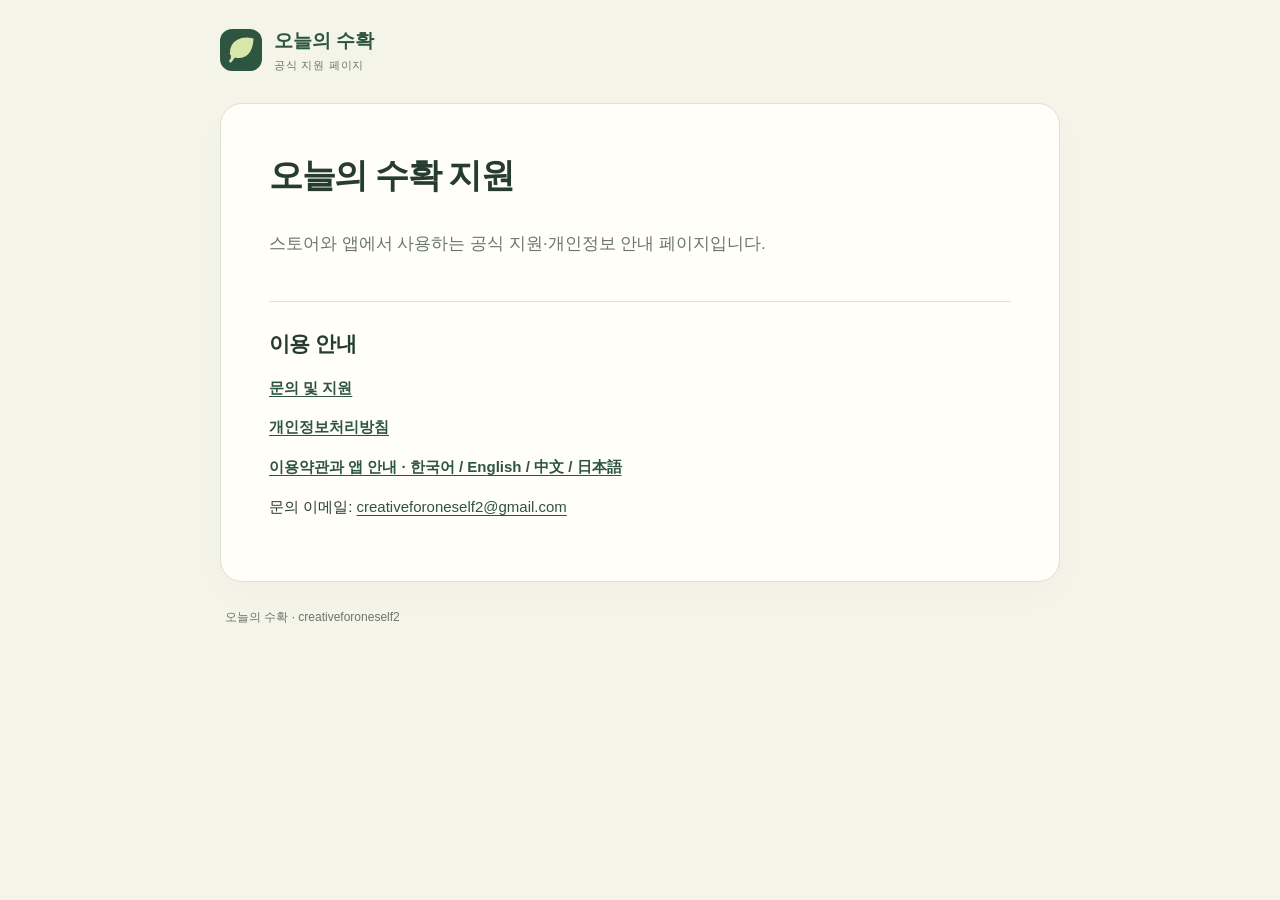
<file: index.html>
<!doctype html>
<html lang="ko"><head><meta charset="utf-8"><meta name="viewport" content="width=device-width,initial-scale=1,viewport-fit=cover"><meta name="theme-color" content="#f5f4e9"><meta name="description" content="오늘의 수확 공식 지원 및 개인정보 안내"><title>오늘의 수확 · 지원</title><link rel="stylesheet" href="support-pages.css?v=2"></head>
<body><div class="document-shell"><header class="document-brand"><a href="support.html"><svg aria-hidden="true" xmlns="http://www.w3.org/2000/svg" viewBox="0 0 64 64">
  <rect width="64" height="64" fill="#2e5540"/>
  <path d="M17 38C16 17 35 13 49 16C48 35 38 46 22 41L16 49" fill="#d7e6ab" stroke="#d7e6ab" stroke-width="4" stroke-linecap="round"/>
</svg>
<span>오늘의 수확<small>공식 지원 페이지</small></span></a></header><main><h1>오늘의 수확 지원</h1><p>스토어와 앱에서 사용하는 공식 지원·개인정보 안내 페이지입니다.</p><h2>이용 안내</h2><p><a href="support.html"><strong>문의 및 지원</strong></a></p><p><a href="privacy.html"><strong>개인정보처리방침</strong></a></p><p><a href="terms.html"><strong>이용약관과 앱 안내 · 한국어 / English / 中文 / 日本語</strong></a></p><p>문의 이메일: <a href="mailto:creativeforoneself2@gmail.com">creativeforoneself2@gmail.com</a></p></main><footer class="document-footer"><span>오늘의 수확 · creativeforoneself2</span></footer></div></body></html>
</file>
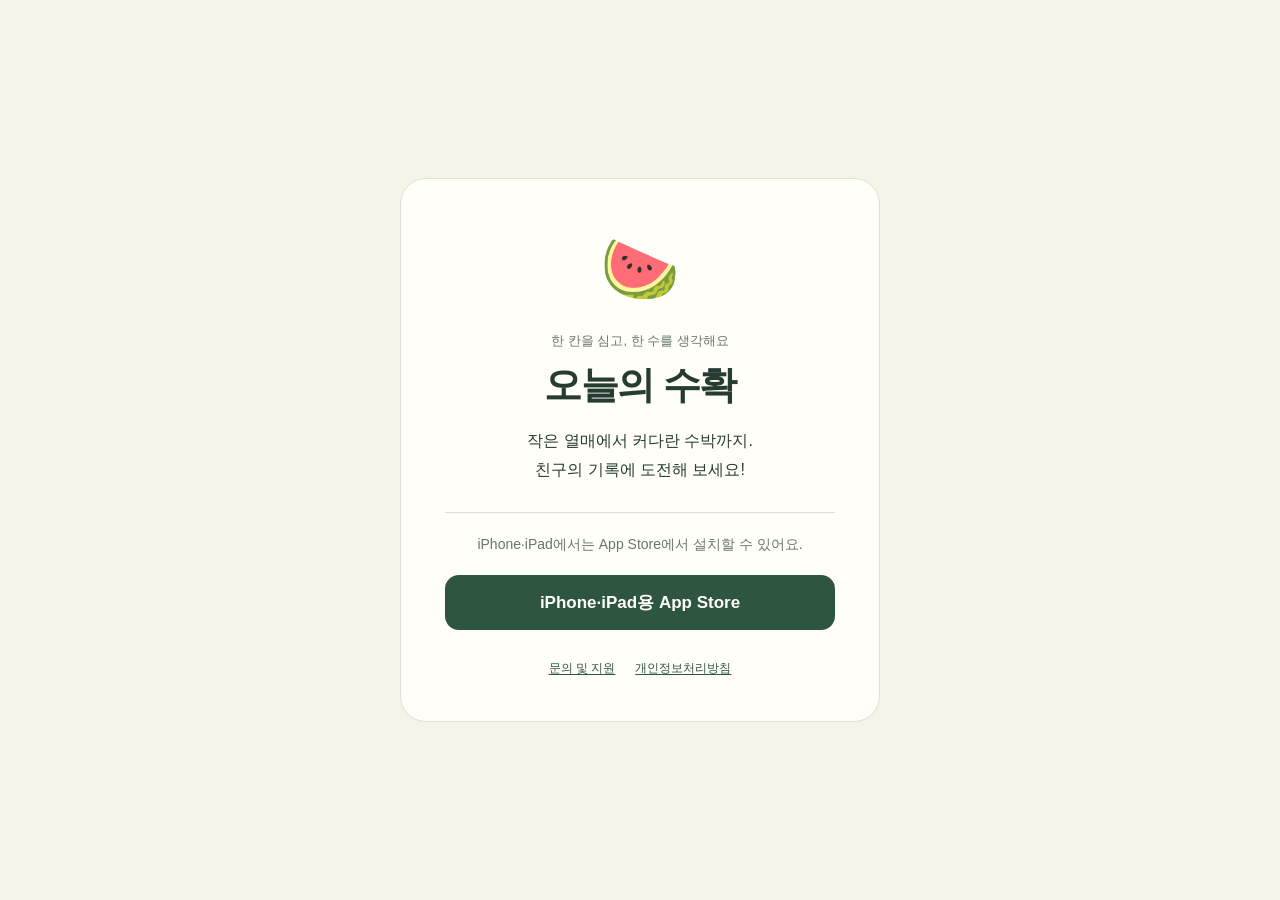
<file: install.html>
<!doctype html>
<html lang="ko">
<head>
  <meta charset="utf-8">
  <meta name="viewport" content="width=device-width, initial-scale=1, viewport-fit=cover">
  <meta name="theme-color" content="#f5f4e9">
  <meta name="referrer" content="no-referrer">
  <meta name="description" content="오늘의 수확에서 친구의 기록에 도전해 보세요. 휴대폰에 맞는 앱 설치 안내입니다.">
  <meta property="og:type" content="website">
  <meta property="og:title" content="오늘의 수확 · 함께 도전해요">
  <meta property="og:description" content="작은 열매에서 커다란 수박까지. 오늘의 수확 앱 설치 안내">
  <meta property="og:url" content="https://hoa0202.github.io/todays-harvest-legal/install.html">
  <title>오늘의 수확 · 앱 설치</title>
  <link rel="stylesheet" href="install.css?v=1">
  <script defer src="store-config.js?v=1"></script>
  <script defer src="install.js?v=1"></script>
</head>
<body>
  <main class="install-card">
    <div class="fruit" aria-hidden="true">🍉</div>
    <p class="eyebrow">한 칸을 심고, 한 수를 생각해요</p>
    <h1>오늘의 수확</h1>
    <p class="description">작은 열매에서 커다란 수박까지.<br>친구의 기록에 도전해 보세요!</p>
    <div class="store-section">
      <p id="store-status" role="status" aria-live="polite">휴대폰에 맞는 설치 링크를 확인하고 있어요.</p>
      <a id="store-link" class="store-link" rel="noopener noreferrer" hidden></a>
      <noscript><p>설치 링크를 보려면 브라우저의 JavaScript를 켜 주세요.</p></noscript>
    </div>
    <footer><a href="support.html">문의 및 지원</a><a href="privacy.html">개인정보처리방침</a></footer>
  </main>
</body>
</html>
</file>
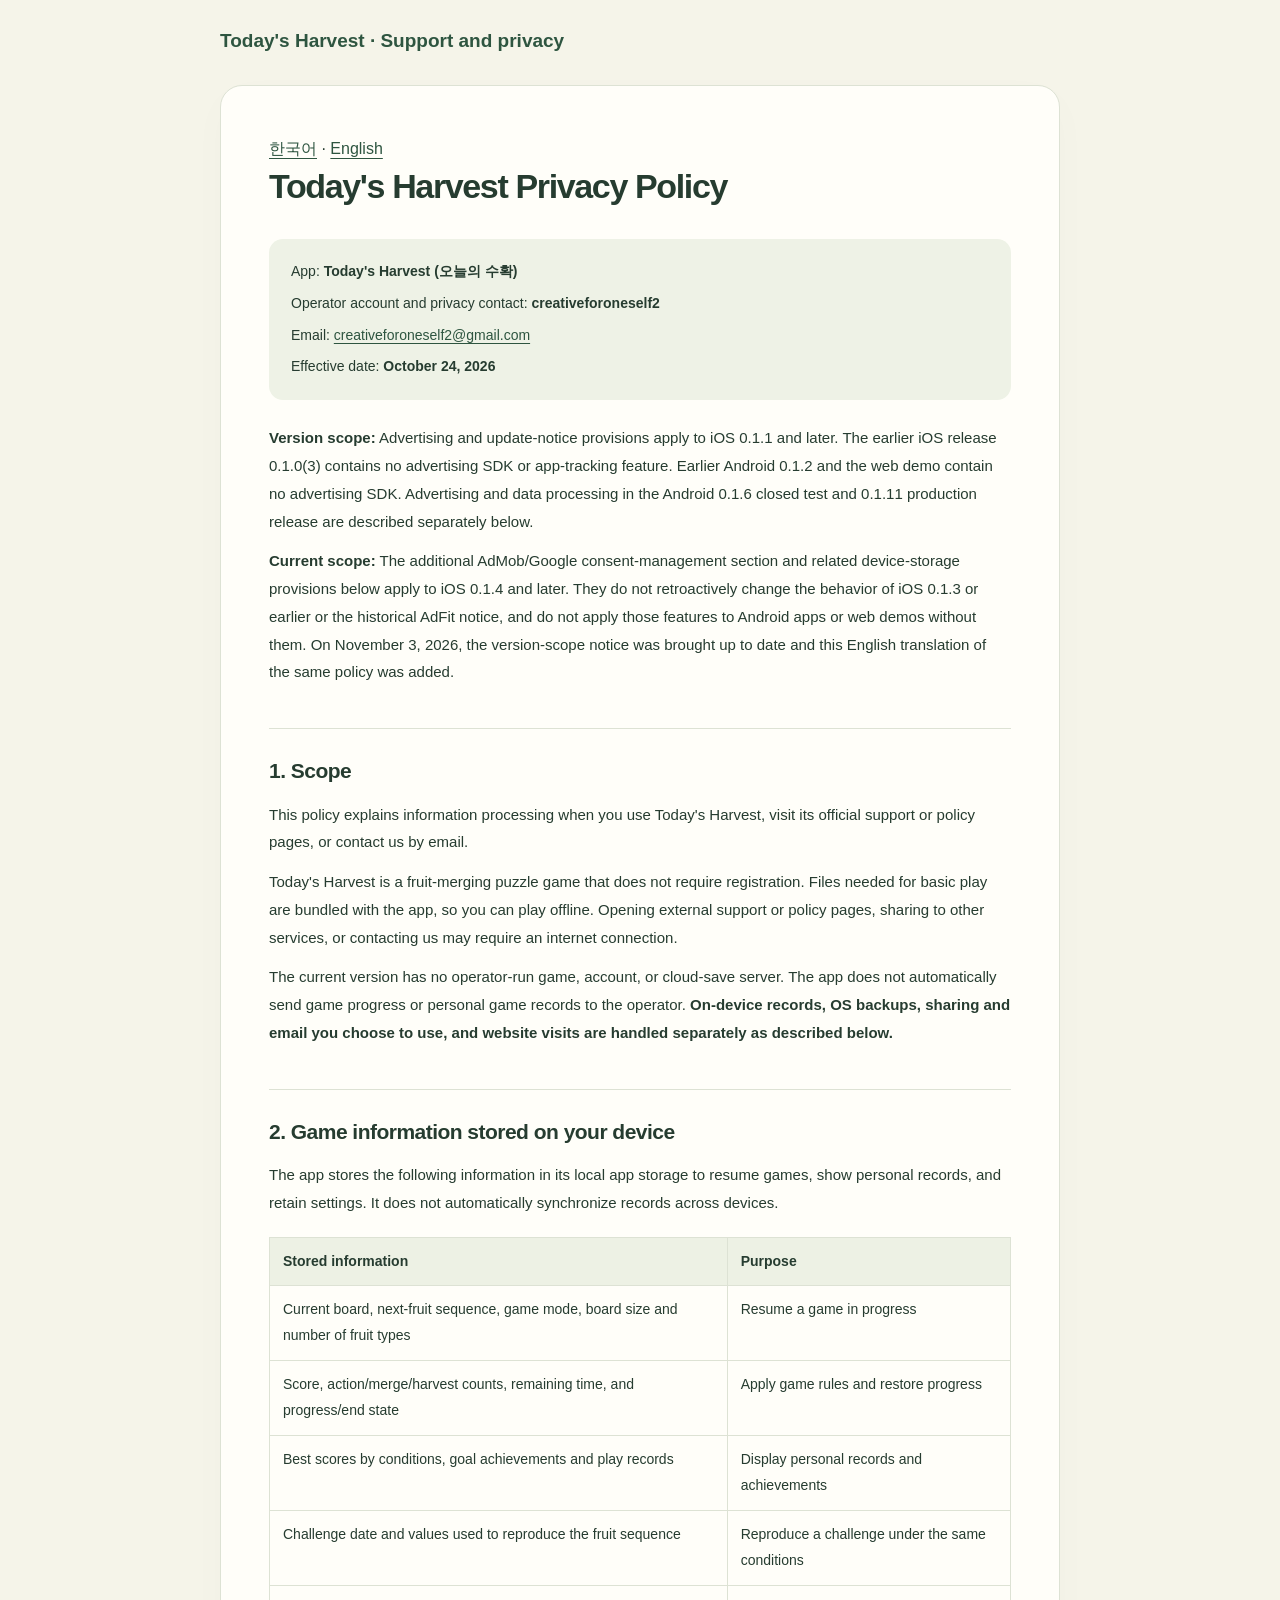
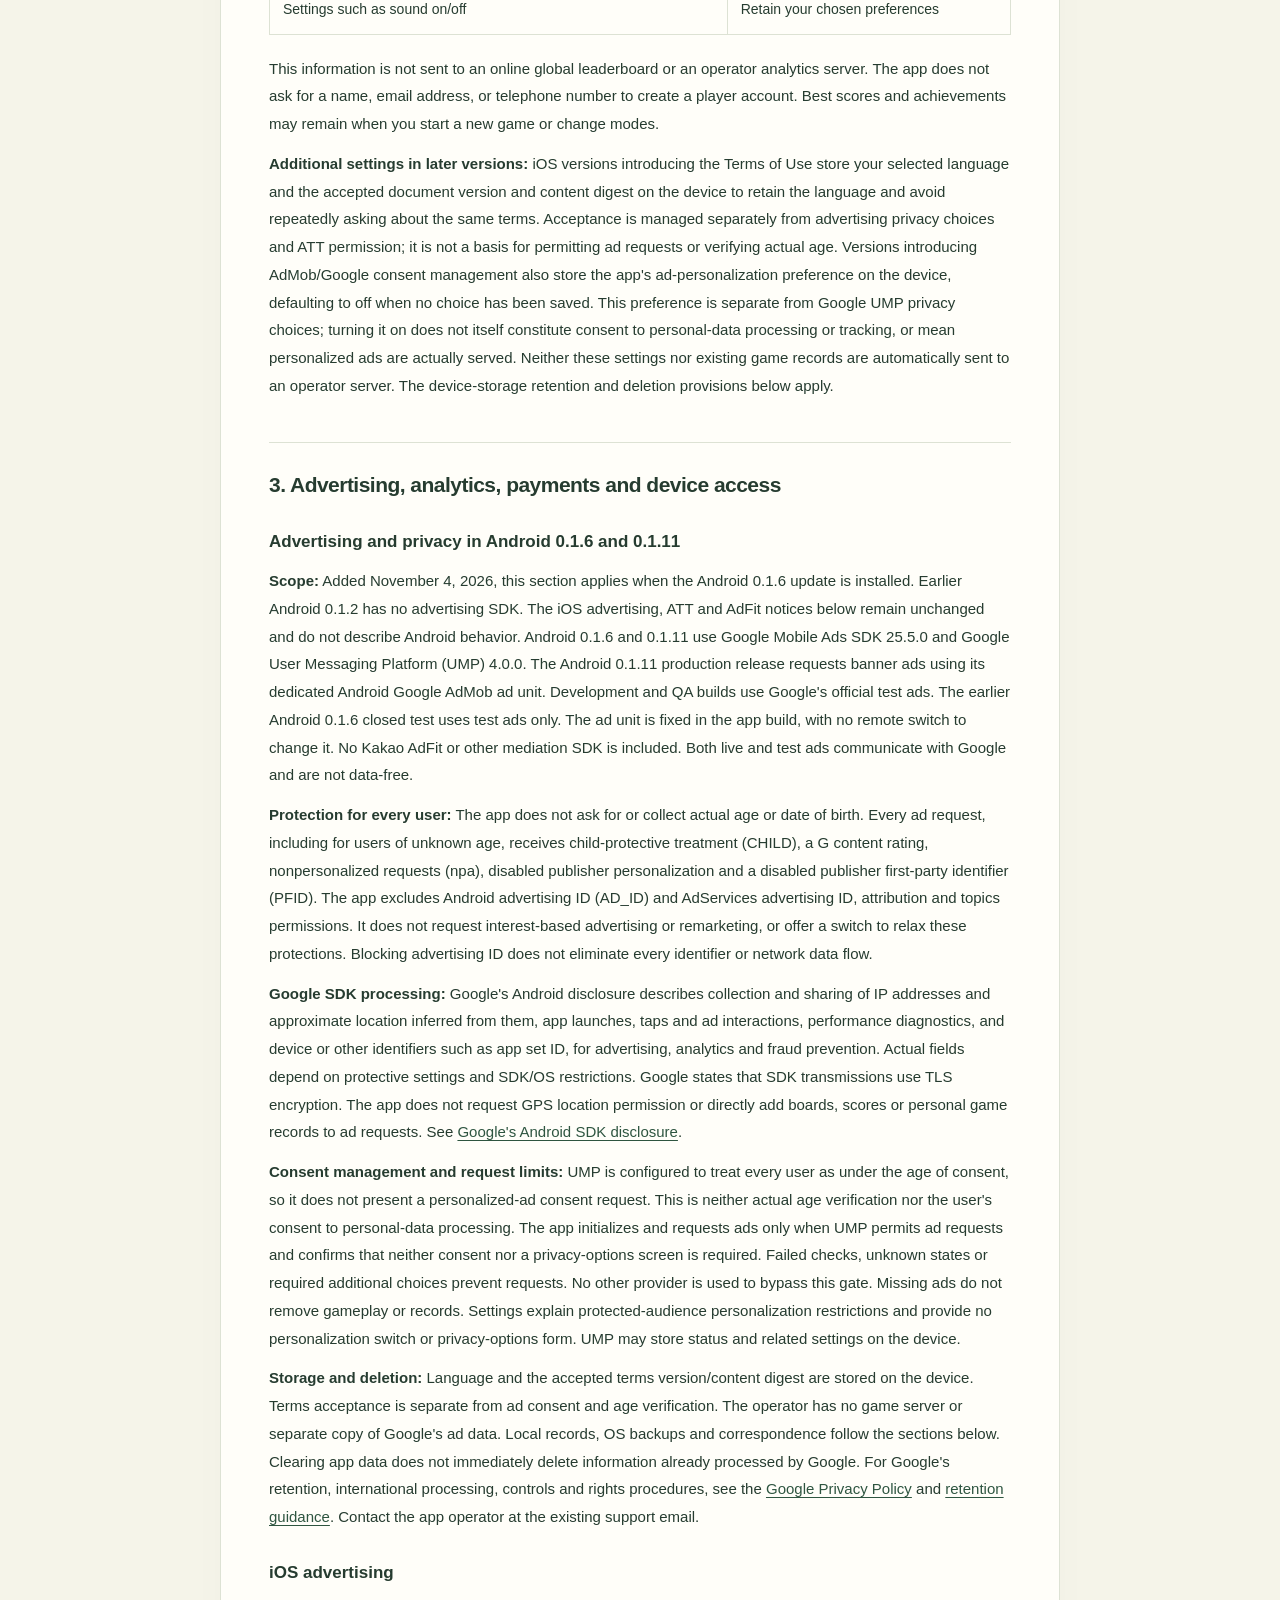
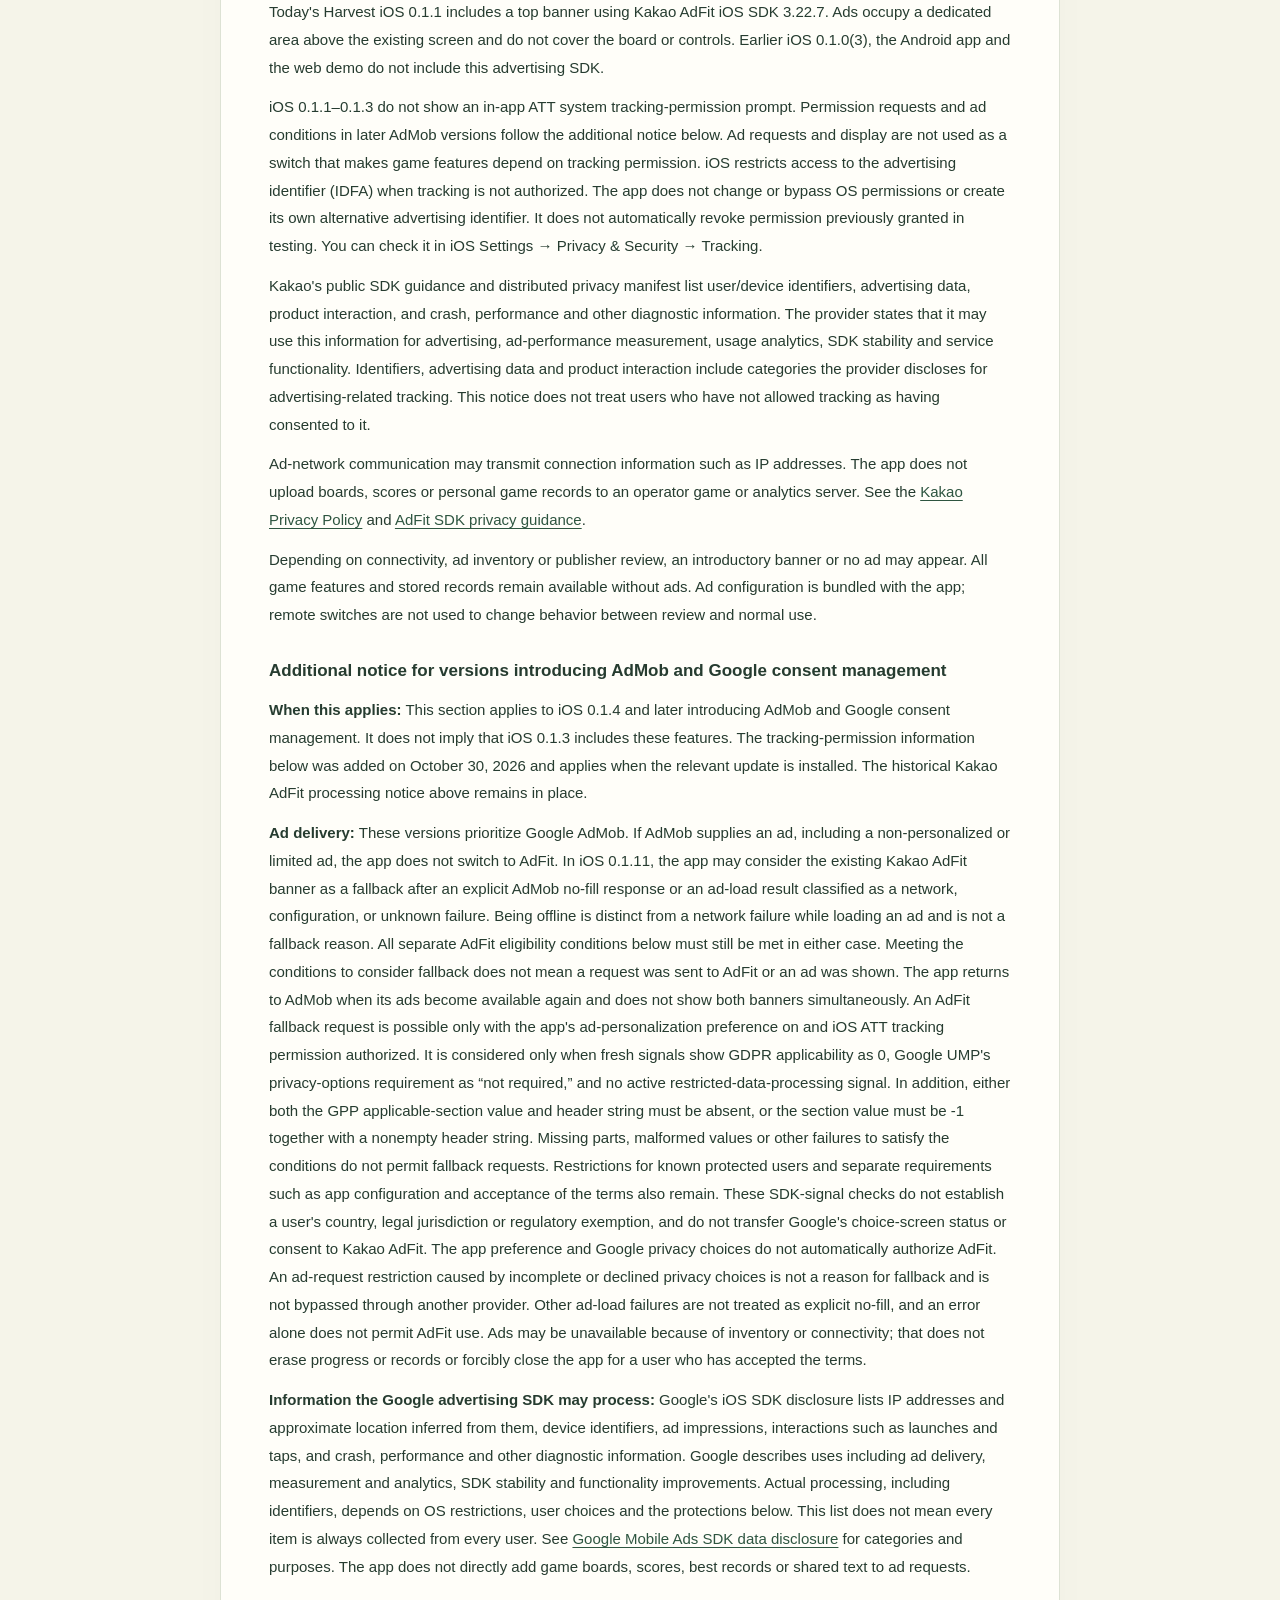
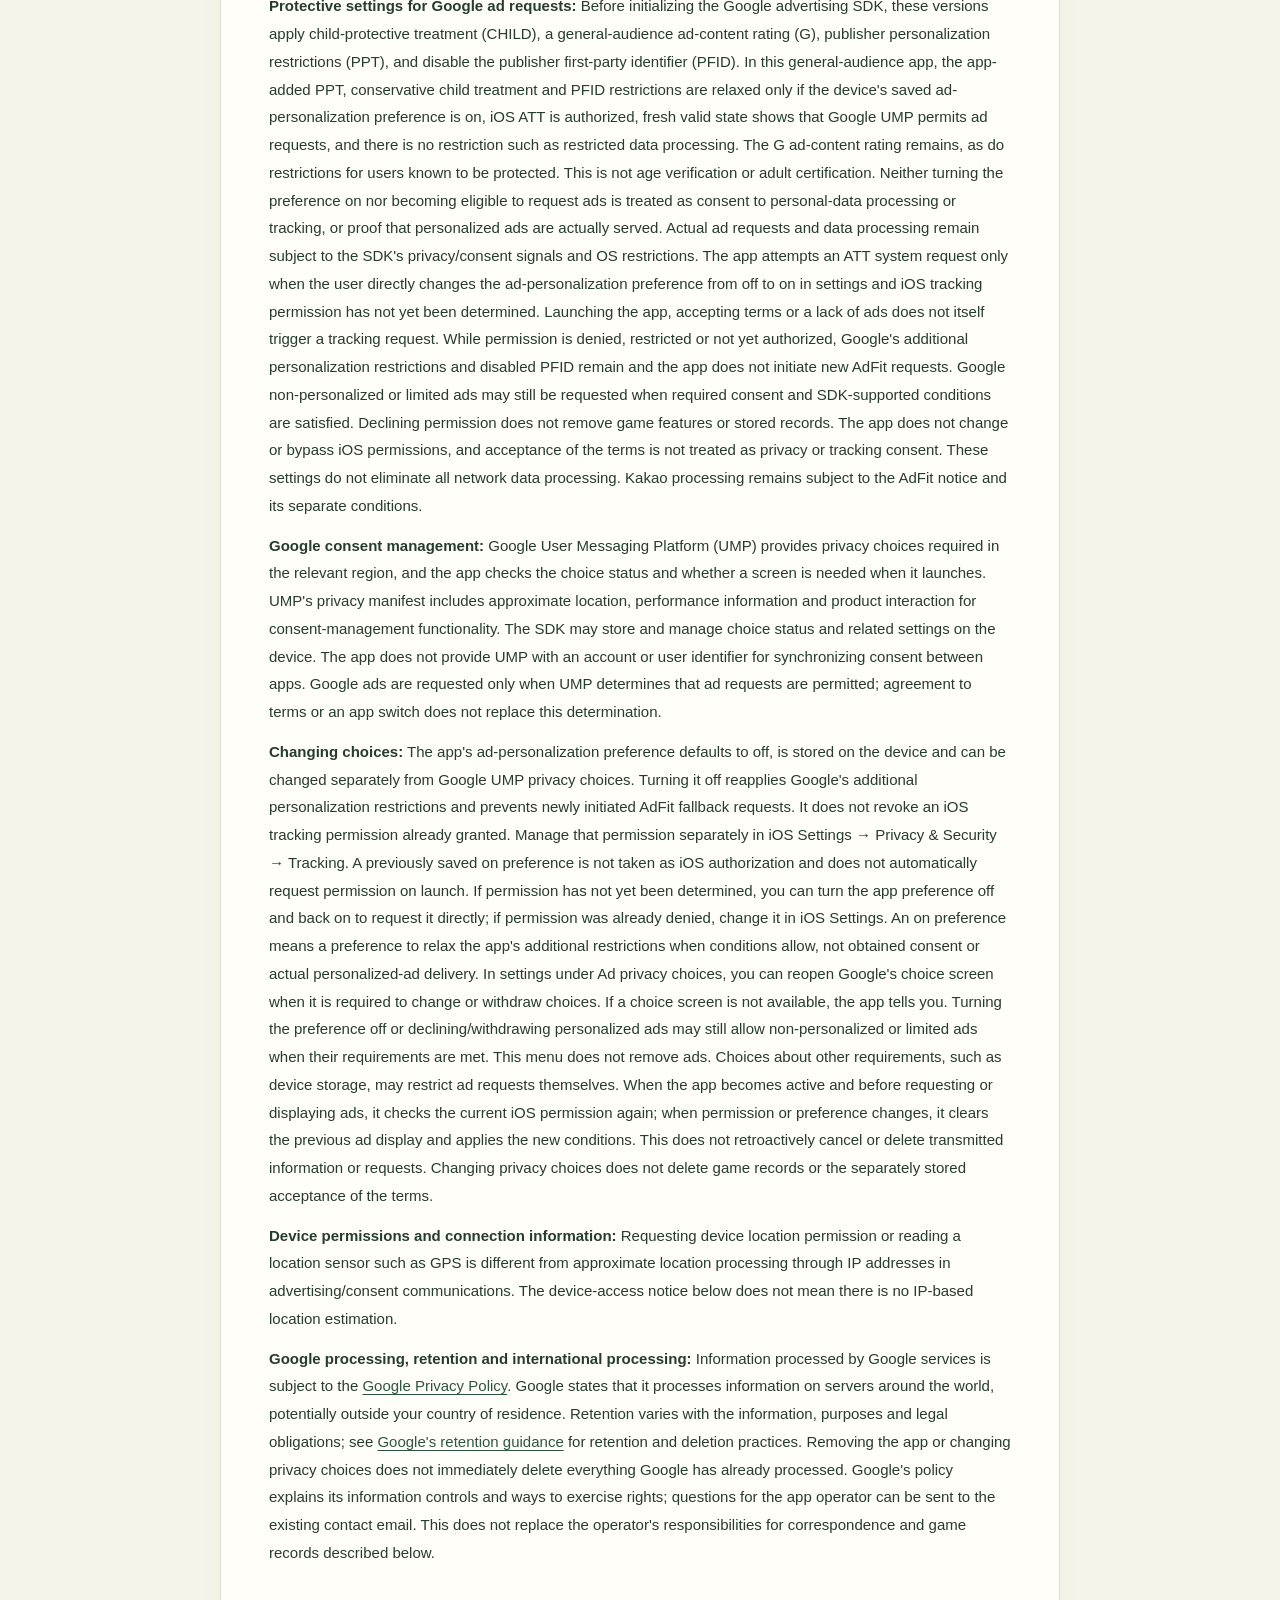
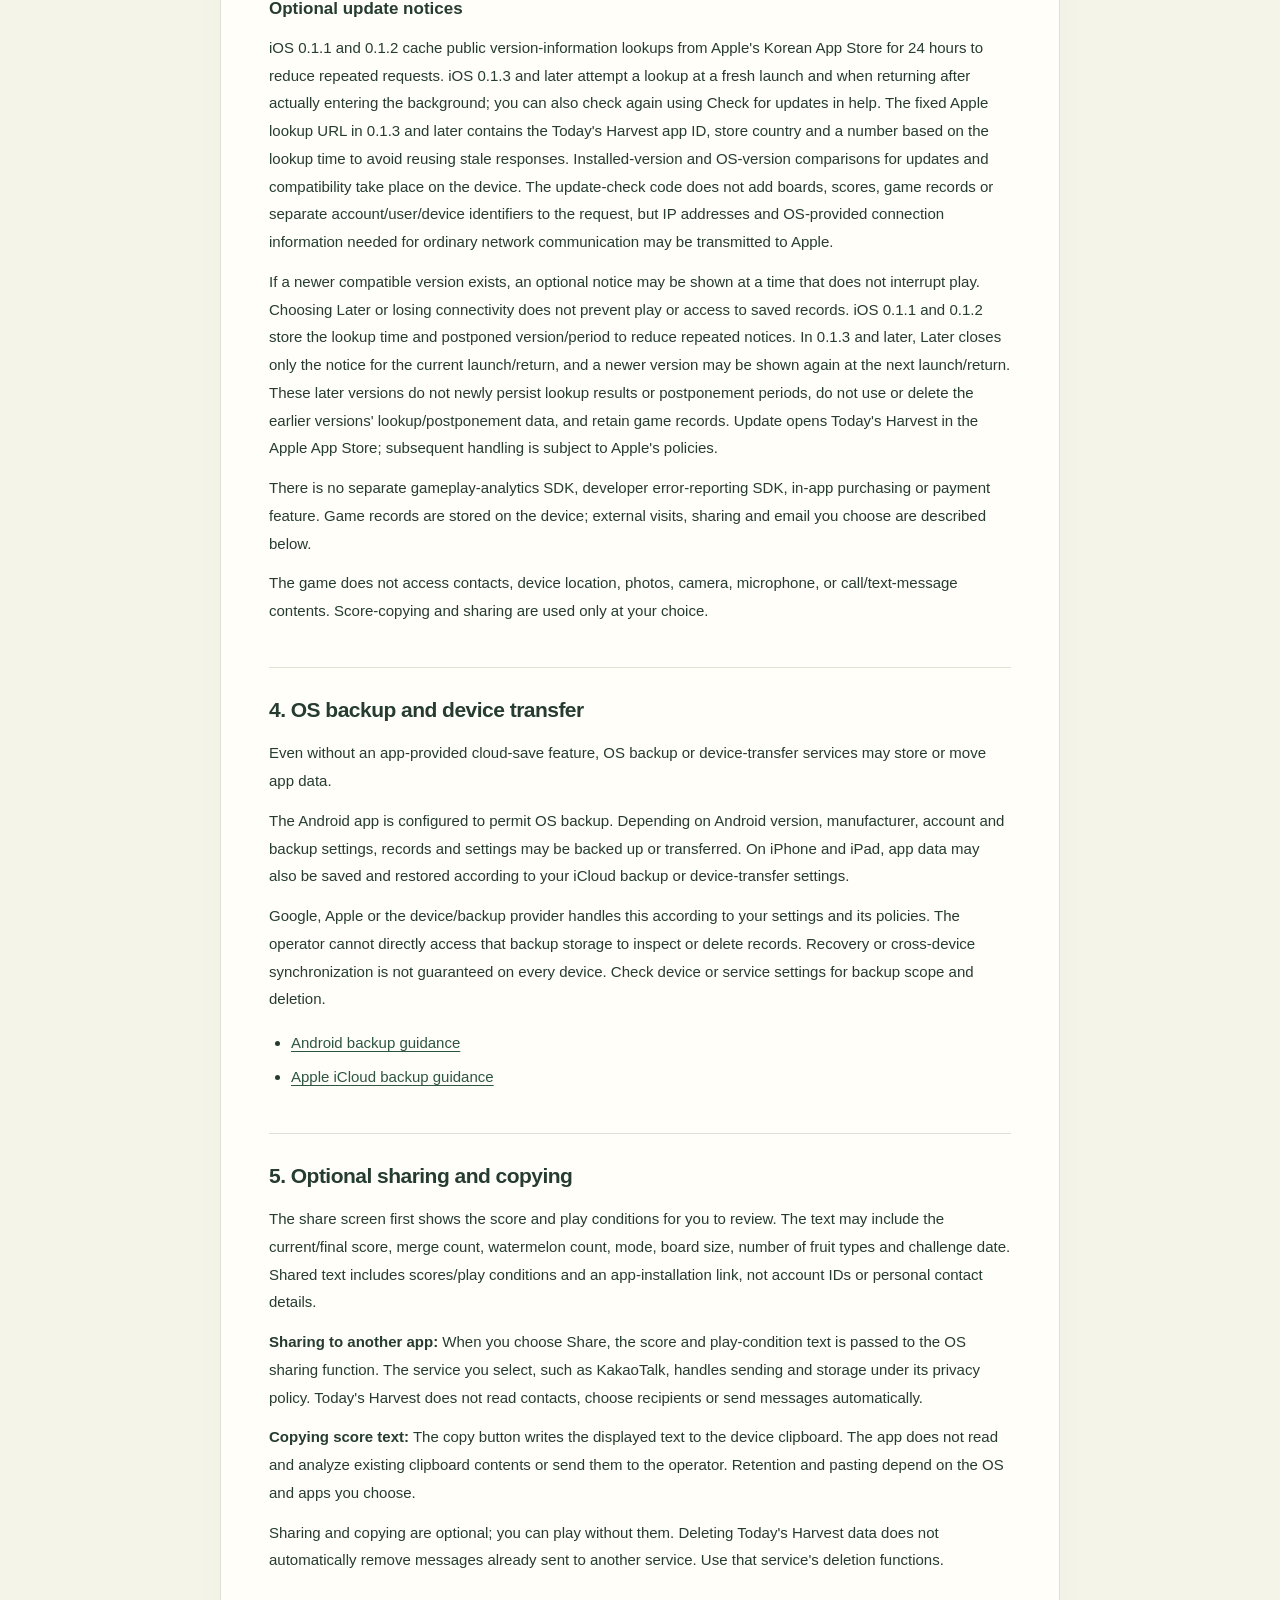
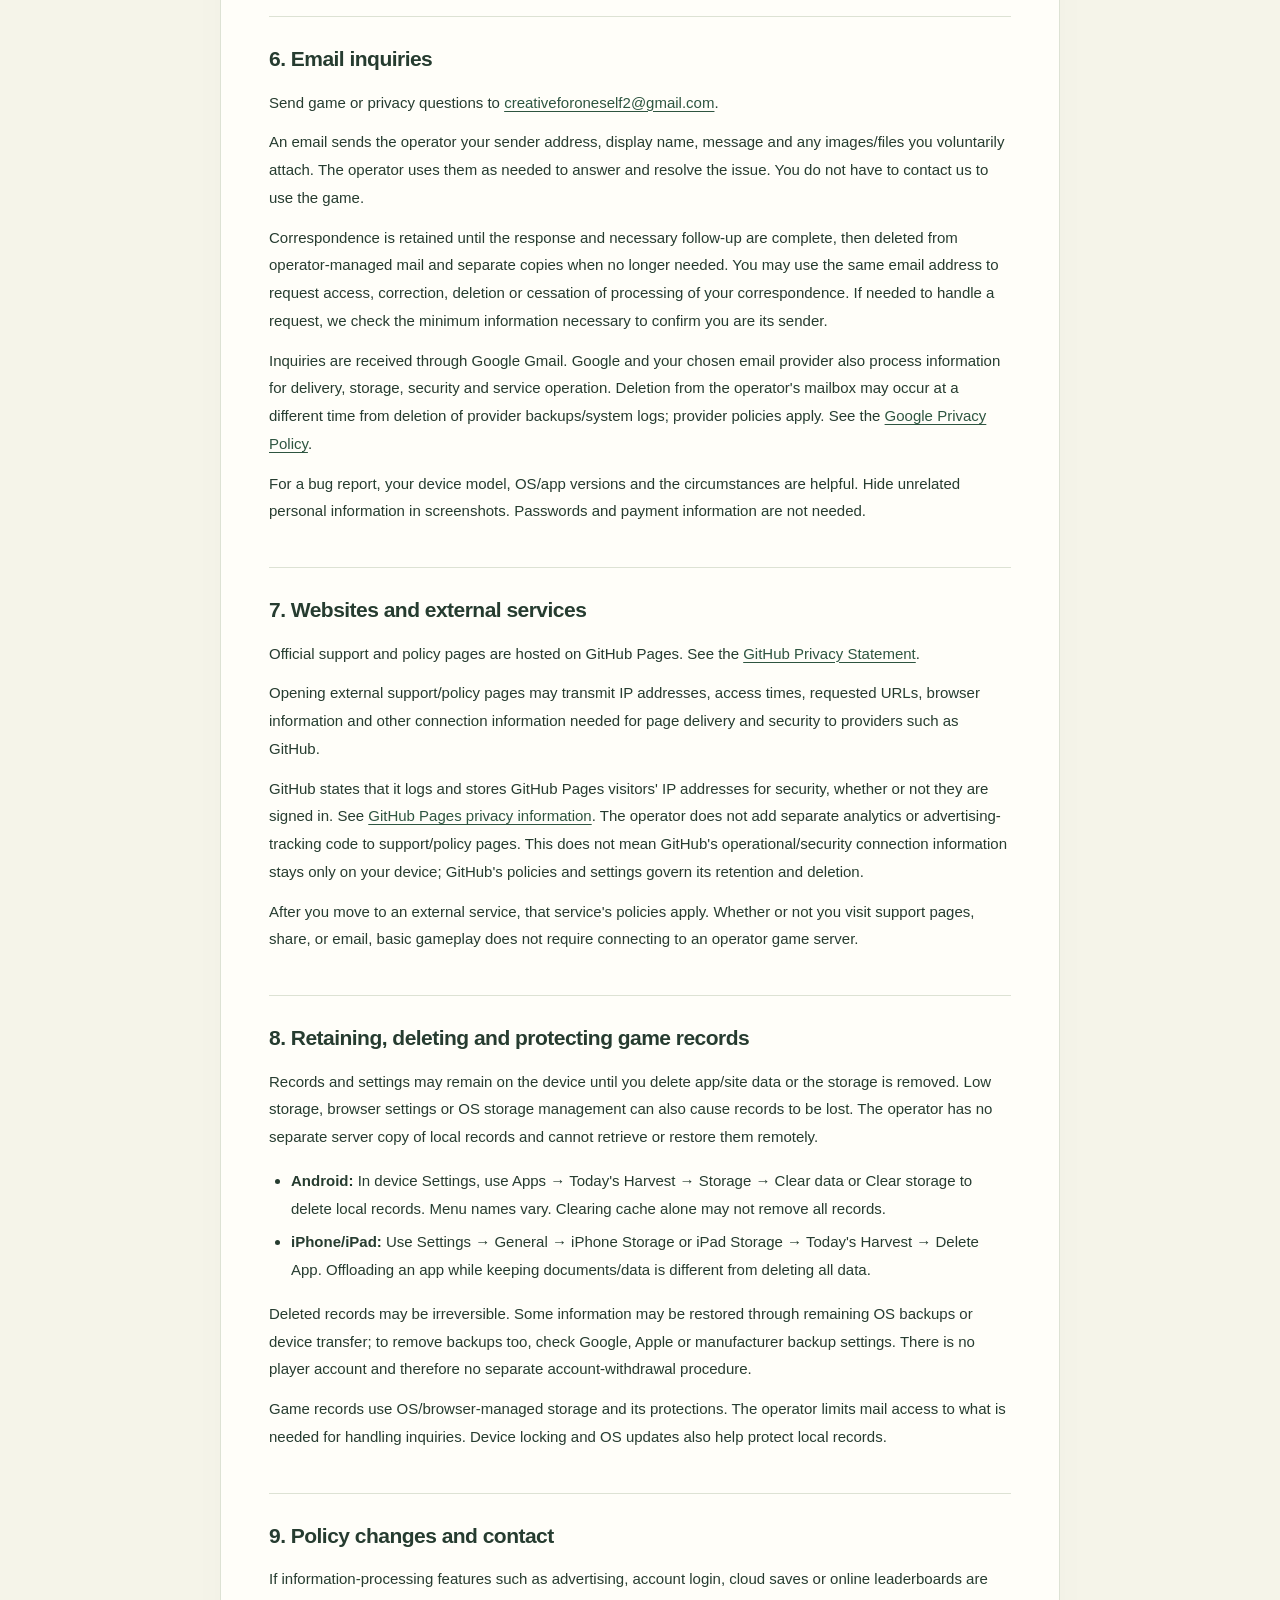
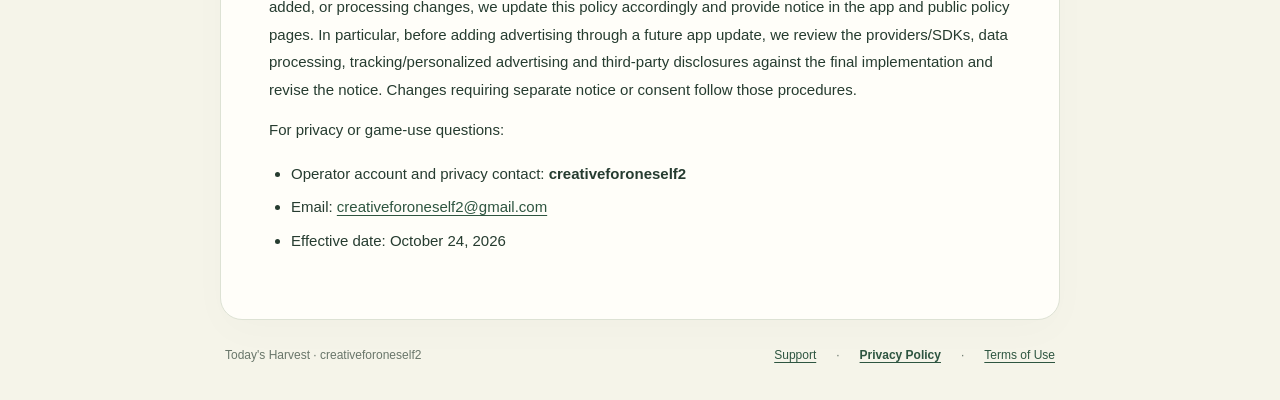
<file: privacy-en.html>
<!doctype html>
<html lang="en">
<head>
<meta charset="utf-8"><meta name="viewport" content="width=device-width,initial-scale=1,viewport-fit=cover">
<meta name="theme-color" content="#f5f4e9">
<meta name="description" content="Today's Harvest: on-device game records, advertising, sharing, support and privacy.">
<title>Privacy Policy · Today's Harvest</title>
<link rel="canonical" href="https://hoa0202.github.io/todays-harvest-legal/privacy-en.html">
<link rel="stylesheet" href="support-pages.css?v=2">
</head>
<body><a class="skip-link" href="#document-title">Skip to content</a>
<div class="document-shell"><header class="document-brand"><a href="support.html#english-support">Today's Harvest · Support and privacy</a></header>
<main data-harvest-document aria-labelledby="document-title">
<nav aria-label="Policy language"><a href="privacy.html" lang="ko" hreflang="ko">한국어</a> · <a href="privacy-en.html" lang="en" hreflang="en" aria-current="page">English</a></nav>
<h1 id="document-title">Today's Harvest Privacy Policy</h1>
<ul><li>App: <strong>Today's Harvest (오늘의 수확)</strong></li><li>Operator account and privacy contact: <strong>creativeforoneself2</strong></li><li>Email: <a href="mailto:creativeforoneself2@gmail.com">creativeforoneself2@gmail.com</a></li><li>Effective date: <strong>October 24, 2026</strong></li></ul>
<p><strong>Version scope:</strong> Advertising and update-notice provisions apply to iOS 0.1.1 and later. The earlier iOS release 0.1.0(3) contains no advertising SDK or app-tracking feature. Earlier Android 0.1.2 and the web demo contain no advertising SDK. Advertising and data processing in the Android 0.1.6 closed test and 0.1.11 production release are described separately below.</p>
<p><strong>Current scope:</strong> The additional AdMob/Google consent-management section and related device-storage provisions below apply to iOS 0.1.4 and later. They do not retroactively change the behavior of iOS 0.1.3 or earlier or the historical AdFit notice, and do not apply those features to Android apps or web demos without them. On November 3, 2026, the version-scope notice was brought up to date and this English translation of the same policy was added.</p>
<h2>1. Scope</h2>
<p>This policy explains information processing when you use Today's Harvest, visit its official support or policy pages, or contact us by email.</p>
<p>Today's Harvest is a fruit-merging puzzle game that does not require registration. Files needed for basic play are bundled with the app, so you can play offline. Opening external support or policy pages, sharing to other services, or contacting us may require an internet connection.</p>
<p>The current version has no operator-run game, account, or cloud-save server. The app does not automatically send game progress or personal game records to the operator. <strong>On-device records, OS backups, sharing and email you choose to use, and website visits are handled separately as described below.</strong></p>
<h2>2. Game information stored on your device</h2>
<p>The app stores the following information in its local app storage to resume games, show personal records, and retain settings. It does not automatically synchronize records across devices.</p>
<div class="document-table"><table><thead><tr><th>Stored information</th><th>Purpose</th></tr></thead><tbody>
<tr><td>Current board, next-fruit sequence, game mode, board size and number of fruit types</td><td>Resume a game in progress</td></tr>
<tr><td>Score, action/merge/harvest counts, remaining time, and progress/end state</td><td>Apply game rules and restore progress</td></tr>
<tr><td>Best scores by conditions, goal achievements and play records</td><td>Display personal records and achievements</td></tr>
<tr><td>Challenge date and values used to reproduce the fruit sequence</td><td>Reproduce a challenge under the same conditions</td></tr>
<tr><td>Settings such as sound on/off</td><td>Retain your chosen preferences</td></tr>
</tbody></table></div>
<p>This information is not sent to an online global leaderboard or an operator analytics server. The app does not ask for a name, email address, or telephone number to create a player account. Best scores and achievements may remain when you start a new game or change modes.</p>
<p><strong>Additional settings in later versions:</strong> iOS versions introducing the Terms of Use store your selected language and the accepted document version and content digest on the device to retain the language and avoid repeatedly asking about the same terms. Acceptance is managed separately from advertising privacy choices and ATT permission; it is not a basis for permitting ad requests or verifying actual age. Versions introducing AdMob/Google consent management also store the app's ad-personalization preference on the device, defaulting to off when no choice has been saved. This preference is separate from Google UMP privacy choices; turning it on does not itself constitute consent to personal-data processing or tracking, or mean personalized ads are actually served. Neither these settings nor existing game records are automatically sent to an operator server. The device-storage retention and deletion provisions below apply.</p>
<h2>3. Advertising, analytics, payments and device access</h2>
<section id="android-ads-privacy" aria-labelledby="android-ads-privacy-title">
<h3 id="android-ads-privacy-title">Advertising and privacy in Android 0.1.6 and 0.1.11</h3>
<p><strong>Scope:</strong> Added November 4, 2026, this section applies when the Android 0.1.6 update is installed. Earlier Android 0.1.2 has no advertising SDK. The iOS advertising, ATT and AdFit notices below remain unchanged and do not describe Android behavior. Android 0.1.6 and 0.1.11 use Google Mobile Ads SDK 25.5.0 and Google User Messaging Platform (UMP) 4.0.0. The Android 0.1.11 production release requests banner ads using its dedicated Android Google AdMob ad unit. Development and QA builds use Google's official test ads. The earlier Android 0.1.6 closed test uses test ads only. The ad unit is fixed in the app build, with no remote switch to change it. No Kakao AdFit or other mediation SDK is included. Both live and test ads communicate with Google and are not data-free.</p>
<p><strong>Protection for every user:</strong> The app does not ask for or collect actual age or date of birth. Every ad request, including for users of unknown age, receives child-protective treatment (CHILD), a G content rating, nonpersonalized requests (npa), disabled publisher personalization and a disabled publisher first-party identifier (PFID). The app excludes Android advertising ID (AD_ID) and AdServices advertising ID, attribution and topics permissions. It does not request interest-based advertising or remarketing, or offer a switch to relax these protections. Blocking advertising ID does not eliminate every identifier or network data flow.</p>
<p><strong>Google SDK processing:</strong> Google's Android disclosure describes collection and sharing of IP addresses and approximate location inferred from them, app launches, taps and ad interactions, performance diagnostics, and device or other identifiers such as app set ID, for advertising, analytics and fraud prevention. Actual fields depend on protective settings and SDK/OS restrictions. Google states that SDK transmissions use TLS encryption. The app does not request GPS location permission or directly add boards, scores or personal game records to ad requests. See <a href="https://developers.google.com/admob/android/privacy/play-data-disclosure">Google's Android SDK disclosure</a>.</p>
<p><strong>Consent management and request limits:</strong> UMP is configured to treat every user as under the age of consent, so it does not present a personalized-ad consent request. This is neither actual age verification nor the user's consent to personal-data processing. The app initializes and requests ads only when UMP permits ad requests and confirms that neither consent nor a privacy-options screen is required. Failed checks, unknown states or required additional choices prevent requests. No other provider is used to bypass this gate. Missing ads do not remove gameplay or records. Settings explain protected-audience personalization restrictions and provide no personalization switch or privacy-options form. UMP may store status and related settings on the device.</p>
<p><strong>Storage and deletion:</strong> Language and the accepted terms version/content digest are stored on the device. Terms acceptance is separate from ad consent and age verification. The operator has no game server or separate copy of Google's ad data. Local records, OS backups and correspondence follow the sections below. Clearing app data does not immediately delete information already processed by Google. For Google's retention, international processing, controls and rights procedures, see the <a href="https://policies.google.com/privacy?hl=en">Google Privacy Policy</a> and <a href="https://policies.google.com/technologies/retention?hl=en">retention guidance</a>. Contact the app operator at the existing support email.</p>
</section>
<h3>iOS advertising</h3>
<p>Today's Harvest iOS 0.1.1 includes a top banner using Kakao AdFit iOS SDK 3.22.7. Ads occupy a dedicated area above the existing screen and do not cover the board or controls. Earlier iOS 0.1.0(3), the Android app and the web demo do not include this advertising SDK.</p>
<p>iOS 0.1.1–0.1.3 do not show an in-app ATT system tracking-permission prompt. Permission requests and ad conditions in later AdMob versions follow the additional notice below. Ad requests and display are not used as a switch that makes game features depend on tracking permission. iOS restricts access to the advertising identifier (IDFA) when tracking is not authorized. The app does not change or bypass OS permissions or create its own alternative advertising identifier. It does not automatically revoke permission previously granted in testing. You can check it in iOS Settings → Privacy &amp; Security → Tracking.</p>
<p>Kakao's public SDK guidance and distributed privacy manifest list user/device identifiers, advertising data, product interaction, and crash, performance and other diagnostic information. The provider states that it may use this information for advertising, ad-performance measurement, usage analytics, SDK stability and service functionality. Identifiers, advertising data and product interaction include categories the provider discloses for advertising-related tracking. This notice does not treat users who have not allowed tracking as having consented to it.</p>
<p>Ad-network communication may transmit connection information such as IP addresses. The app does not upload boards, scores or personal game records to an operator game or analytics server. See the <a href="https://www.kakao.com/policy/privacy">Kakao Privacy Policy</a> and <a href="https://adfit.github.io/adfit-ios-sdk/documentation/adfitsdk/appstoreconnectprivacy/">AdFit SDK privacy guidance</a>.</p>
<p>Depending on connectivity, ad inventory or publisher review, an introductory banner or no ad may appear. All game features and stored records remain available without ads. Ad configuration is bundled with the app; remote switches are not used to change behavior between review and normal use.</p>
<section id="google-ads-privacy" aria-labelledby="google-ads-privacy-title">
<h3 id="google-ads-privacy-title">Additional notice for versions introducing AdMob and Google consent management</h3>
<p><strong>When this applies:</strong> This section applies to iOS 0.1.4 and later introducing AdMob and Google consent management. It does not imply that iOS 0.1.3 includes these features. The tracking-permission information below was added on October 30, 2026 and applies when the relevant update is installed. The historical Kakao AdFit processing notice above remains in place.</p>
<p><strong>Ad delivery:</strong> These versions prioritize Google AdMob. If AdMob supplies an ad, including a non-personalized or limited ad, the app does not switch to AdFit. In iOS 0.1.11, the app may consider the existing Kakao AdFit banner as a fallback after an explicit AdMob no-fill response or an ad-load result classified as a network, configuration, or unknown failure. Being offline is distinct from a network failure while loading an ad and is not a fallback reason. All separate AdFit eligibility conditions below must still be met in either case. Meeting the conditions to consider fallback does not mean a request was sent to AdFit or an ad was shown. The app returns to AdMob when its ads become available again and does not show both banners simultaneously. An AdFit fallback request is possible only with the app's ad-personalization preference on and iOS ATT tracking permission authorized. It is considered only when fresh signals show GDPR applicability as 0, Google UMP's privacy-options requirement as “not required,” and no active restricted-data-processing signal. In addition, either both the GPP applicable-section value and header string must be absent, or the section value must be -1 together with a nonempty header string. Missing parts, malformed values or other failures to satisfy the conditions do not permit fallback requests. Restrictions for known protected users and separate requirements such as app configuration and acceptance of the terms also remain. These SDK-signal checks do not establish a user's country, legal jurisdiction or regulatory exemption, and do not transfer Google's choice-screen status or consent to Kakao AdFit. The app preference and Google privacy choices do not automatically authorize AdFit. An ad-request restriction caused by incomplete or declined privacy choices is not a reason for fallback and is not bypassed through another provider. Other ad-load failures are not treated as explicit no-fill, and an error alone does not permit AdFit use. Ads may be unavailable because of inventory or connectivity; that does not erase progress or records or forcibly close the app for a user who has accepted the terms.</p>
<p><strong>Information the Google advertising SDK may process:</strong> Google's iOS SDK disclosure lists IP addresses and approximate location inferred from them, device identifiers, ad impressions, interactions such as launches and taps, and crash, performance and other diagnostic information. Google describes uses including ad delivery, measurement and analytics, SDK stability and functionality improvements. Actual processing, including identifiers, depends on OS restrictions, user choices and the protections below. This list does not mean every item is always collected from every user. See <a href="https://developers.google.com/admob/ios/privacy/data-disclosure">Google Mobile Ads SDK data disclosure</a> for categories and purposes. The app does not directly add game boards, scores, best records or shared text to ad requests.</p>
<p><strong>Protective settings for Google ad requests:</strong> Before initializing the Google advertising SDK, these versions apply child-protective treatment (CHILD), a general-audience ad-content rating (G), publisher personalization restrictions (PPT), and disable the publisher first-party identifier (PFID). In this general-audience app, the app-added PPT, conservative child treatment and PFID restrictions are relaxed only if the device's saved ad-personalization preference is on, iOS ATT is authorized, fresh valid state shows that Google UMP permits ad requests, and there is no restriction such as restricted data processing. The G ad-content rating remains, as do restrictions for users known to be protected. This is not age verification or adult certification. Neither turning the preference on nor becoming eligible to request ads is treated as consent to personal-data processing or tracking, or proof that personalized ads are actually served. Actual ad requests and data processing remain subject to the SDK's privacy/consent signals and OS restrictions. The app attempts an ATT system request only when the user directly changes the ad-personalization preference from off to on in settings and iOS tracking permission has not yet been determined. Launching the app, accepting terms or a lack of ads does not itself trigger a tracking request. While permission is denied, restricted or not yet authorized, Google's additional personalization restrictions and disabled PFID remain and the app does not initiate new AdFit requests. Google non-personalized or limited ads may still be requested when required consent and SDK-supported conditions are satisfied. Declining permission does not remove game features or stored records. The app does not change or bypass iOS permissions, and acceptance of the terms is not treated as privacy or tracking consent. These settings do not eliminate all network data processing. Kakao processing remains subject to the AdFit notice and its separate conditions.</p>
<p><strong>Google consent management:</strong> Google User Messaging Platform (UMP) provides privacy choices required in the relevant region, and the app checks the choice status and whether a screen is needed when it launches. UMP's privacy manifest includes approximate location, performance information and product interaction for consent-management functionality. The SDK may store and manage choice status and related settings on the device. The app does not provide UMP with an account or user identifier for synchronizing consent between apps. Google ads are requested only when UMP determines that ad requests are permitted; agreement to terms or an app switch does not replace this determination.</p>
<p><strong>Changing choices:</strong> The app's ad-personalization preference defaults to off, is stored on the device and can be changed separately from Google UMP privacy choices. Turning it off reapplies Google's additional personalization restrictions and prevents newly initiated AdFit fallback requests. It does not revoke an iOS tracking permission already granted. Manage that permission separately in iOS Settings → Privacy &amp; Security → Tracking. A previously saved on preference is not taken as iOS authorization and does not automatically request permission on launch. If permission has not yet been determined, you can turn the app preference off and back on to request it directly; if permission was already denied, change it in iOS Settings. An on preference means a preference to relax the app's additional restrictions when conditions allow, not obtained consent or actual personalized-ad delivery. In settings under Ad privacy choices, you can reopen Google's choice screen when it is required to change or withdraw choices. If a choice screen is not available, the app tells you. Turning the preference off or declining/withdrawing personalized ads may still allow non-personalized or limited ads when their requirements are met. This menu does not remove ads. Choices about other requirements, such as device storage, may restrict ad requests themselves. When the app becomes active and before requesting or displaying ads, it checks the current iOS permission again; when permission or preference changes, it clears the previous ad display and applies the new conditions. This does not retroactively cancel or delete transmitted information or requests. Changing privacy choices does not delete game records or the separately stored acceptance of the terms.</p>
<p><strong>Device permissions and connection information:</strong> Requesting device location permission or reading a location sensor such as GPS is different from approximate location processing through IP addresses in advertising/consent communications. The device-access notice below does not mean there is no IP-based location estimation.</p>
<p><strong>Google processing, retention and international processing:</strong> Information processed by Google services is subject to the <a href="https://policies.google.com/privacy?hl=en">Google Privacy Policy</a>. Google states that it processes information on servers around the world, potentially outside your country of residence. Retention varies with the information, purposes and legal obligations; see <a href="https://policies.google.com/technologies/retention?hl=en">Google's retention guidance</a> for retention and deletion practices. Removing the app or changing privacy choices does not immediately delete everything Google has already processed. Google's policy explains its information controls and ways to exercise rights; questions for the app operator can be sent to the existing contact email. This does not replace the operator's responsibilities for correspondence and game records described below.</p>
</section>
<h3>Optional update notices</h3>
<p>iOS 0.1.1 and 0.1.2 cache public version-information lookups from Apple's Korean App Store for 24 hours to reduce repeated requests. iOS 0.1.3 and later attempt a lookup at a fresh launch and when returning after actually entering the background; you can also check again using Check for updates in help. The fixed Apple lookup URL in 0.1.3 and later contains the Today's Harvest app ID, store country and a number based on the lookup time to avoid reusing stale responses. Installed-version and OS-version comparisons for updates and compatibility take place on the device. The update-check code does not add boards, scores, game records or separate account/user/device identifiers to the request, but IP addresses and OS-provided connection information needed for ordinary network communication may be transmitted to Apple.</p>
<p>If a newer compatible version exists, an optional notice may be shown at a time that does not interrupt play. Choosing Later or losing connectivity does not prevent play or access to saved records. iOS 0.1.1 and 0.1.2 store the lookup time and postponed version/period to reduce repeated notices. In 0.1.3 and later, Later closes only the notice for the current launch/return, and a newer version may be shown again at the next launch/return. These later versions do not newly persist lookup results or postponement periods, do not use or delete the earlier versions' lookup/postponement data, and retain game records. Update opens Today's Harvest in the Apple App Store; subsequent handling is subject to Apple's policies.</p>
<p>There is no separate gameplay-analytics SDK, developer error-reporting SDK, in-app purchasing or payment feature. Game records are stored on the device; external visits, sharing and email you choose are described below.</p>
<p>The game does not access contacts, device location, photos, camera, microphone, or call/text-message contents. Score-copying and sharing are used only at your choice.</p>
<h2>4. OS backup and device transfer</h2>
<p>Even without an app-provided cloud-save feature, OS backup or device-transfer services may store or move app data.</p>
<p>The Android app is configured to permit OS backup. Depending on Android version, manufacturer, account and backup settings, records and settings may be backed up or transferred. On iPhone and iPad, app data may also be saved and restored according to your iCloud backup or device-transfer settings.</p>
<p>Google, Apple or the device/backup provider handles this according to your settings and its policies. The operator cannot directly access that backup storage to inspect or delete records. Recovery or cross-device synchronization is not guaranteed on every device. Check device or service settings for backup scope and deletion.</p>
<ul><li><a href="https://developer.android.com/identity/data/autobackup">Android backup guidance</a></li><li><a href="https://support.apple.com/108770">Apple iCloud backup guidance</a></li></ul>
<h2>5. Optional sharing and copying</h2>
<p>The share screen first shows the score and play conditions for you to review. The text may include the current/final score, merge count, watermelon count, mode, board size, number of fruit types and challenge date. Shared text includes scores/play conditions and an app-installation link, not account IDs or personal contact details.</p>
<p><strong>Sharing to another app:</strong> When you choose Share, the score and play-condition text is passed to the OS sharing function. The service you select, such as KakaoTalk, handles sending and storage under its privacy policy. Today's Harvest does not read contacts, choose recipients or send messages automatically.</p>
<p><strong>Copying score text:</strong> The copy button writes the displayed text to the device clipboard. The app does not read and analyze existing clipboard contents or send them to the operator. Retention and pasting depend on the OS and apps you choose.</p>
<p>Sharing and copying are optional; you can play without them. Deleting Today's Harvest data does not automatically remove messages already sent to another service. Use that service's deletion functions.</p>
<h2>6. Email inquiries</h2>
<p>Send game or privacy questions to <a href="mailto:creativeforoneself2@gmail.com">creativeforoneself2@gmail.com</a>.</p>
<p>An email sends the operator your sender address, display name, message and any images/files you voluntarily attach. The operator uses them as needed to answer and resolve the issue. You do not have to contact us to use the game.</p>
<p>Correspondence is retained until the response and necessary follow-up are complete, then deleted from operator-managed mail and separate copies when no longer needed. You may use the same email address to request access, correction, deletion or cessation of processing of your correspondence. If needed to handle a request, we check the minimum information necessary to confirm you are its sender.</p>
<p>Inquiries are received through Google Gmail. Google and your chosen email provider also process information for delivery, storage, security and service operation. Deletion from the operator's mailbox may occur at a different time from deletion of provider backups/system logs; provider policies apply. See the <a href="https://policies.google.com/privacy?hl=en">Google Privacy Policy</a>.</p>
<p>For a bug report, your device model, OS/app versions and the circumstances are helpful. Hide unrelated personal information in screenshots. Passwords and payment information are not needed.</p>
<h2>7. Websites and external services</h2>
<p>Official support and policy pages are hosted on GitHub Pages. See the <a href="https://docs.github.com/en/site-policy/privacy-policies/github-general-privacy-statement">GitHub Privacy Statement</a>.</p>
<p>Opening external support/policy pages may transmit IP addresses, access times, requested URLs, browser information and other connection information needed for page delivery and security to providers such as GitHub.</p>
<p>GitHub states that it logs and stores GitHub Pages visitors' IP addresses for security, whether or not they are signed in. See <a href="https://docs.github.com/pages/getting-started-with-github-pages/about-github-pages">GitHub Pages privacy information</a>. The operator does not add separate analytics or advertising-tracking code to support/policy pages. This does not mean GitHub's operational/security connection information stays only on your device; GitHub's policies and settings govern its retention and deletion.</p>
<p>After you move to an external service, that service's policies apply. Whether or not you visit support pages, share, or email, basic gameplay does not require connecting to an operator game server.</p>
<h2>8. Retaining, deleting and protecting game records</h2>
<p>Records and settings may remain on the device until you delete app/site data or the storage is removed. Low storage, browser settings or OS storage management can also cause records to be lost. The operator has no separate server copy of local records and cannot retrieve or restore them remotely.</p>
<ul><li><strong>Android:</strong> In device Settings, use Apps → Today's Harvest → Storage → Clear data or Clear storage to delete local records. Menu names vary. Clearing cache alone may not remove all records.</li><li><strong>iPhone/iPad:</strong> Use Settings → General → iPhone Storage or iPad Storage → Today's Harvest → Delete App. Offloading an app while keeping documents/data is different from deleting all data.</li></ul>
<p>Deleted records may be irreversible. Some information may be restored through remaining OS backups or device transfer; to remove backups too, check Google, Apple or manufacturer backup settings. There is no player account and therefore no separate account-withdrawal procedure.</p>
<p>Game records use OS/browser-managed storage and its protections. The operator limits mail access to what is needed for handling inquiries. Device locking and OS updates also help protect local records.</p>
<h2>9. Policy changes and contact</h2>
<p>If information-processing features such as advertising, account login, cloud saves or online leaderboards are added, or processing changes, we update this policy accordingly and provide notice in the app and public policy pages. In particular, before adding advertising through a future app update, we review the providers/SDKs, data processing, tracking/personalized advertising and third-party disclosures against the final implementation and revise the notice. Changes requiring separate notice or consent follow those procedures.</p>
<p>For privacy or game-use questions:</p><ul><li>Operator account and privacy contact: <strong>creativeforoneself2</strong></li><li>Email: <a href="mailto:creativeforoneself2@gmail.com">creativeforoneself2@gmail.com</a></li><li>Effective date: October 24, 2026</li></ul>
</main><footer class="document-footer"><span>Today's Harvest · creativeforoneself2</span><nav aria-label="Information"><a href="support.html#english-support">Support</a> · <a href="privacy-en.html" aria-current="page">Privacy Policy</a> · <a href="terms-en.html">Terms of Use</a></nav></footer></div></body></html>
</file>
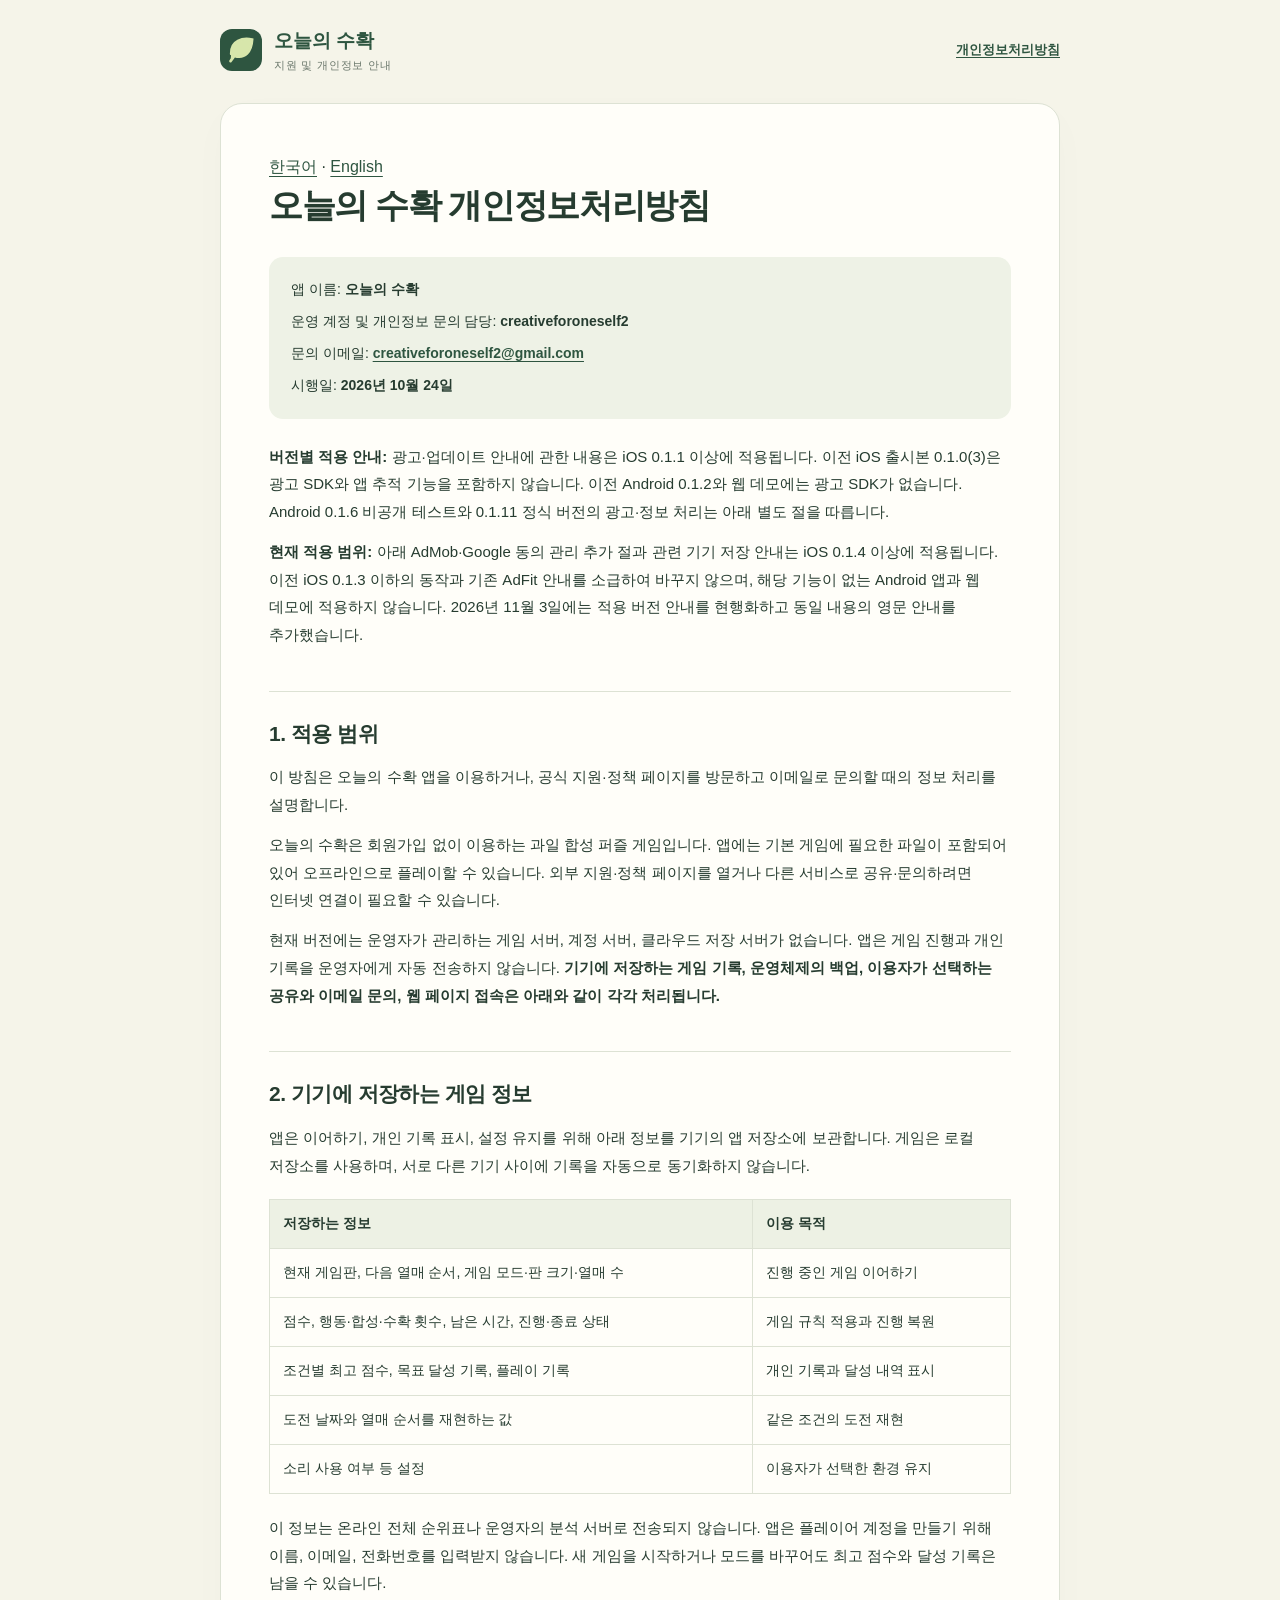
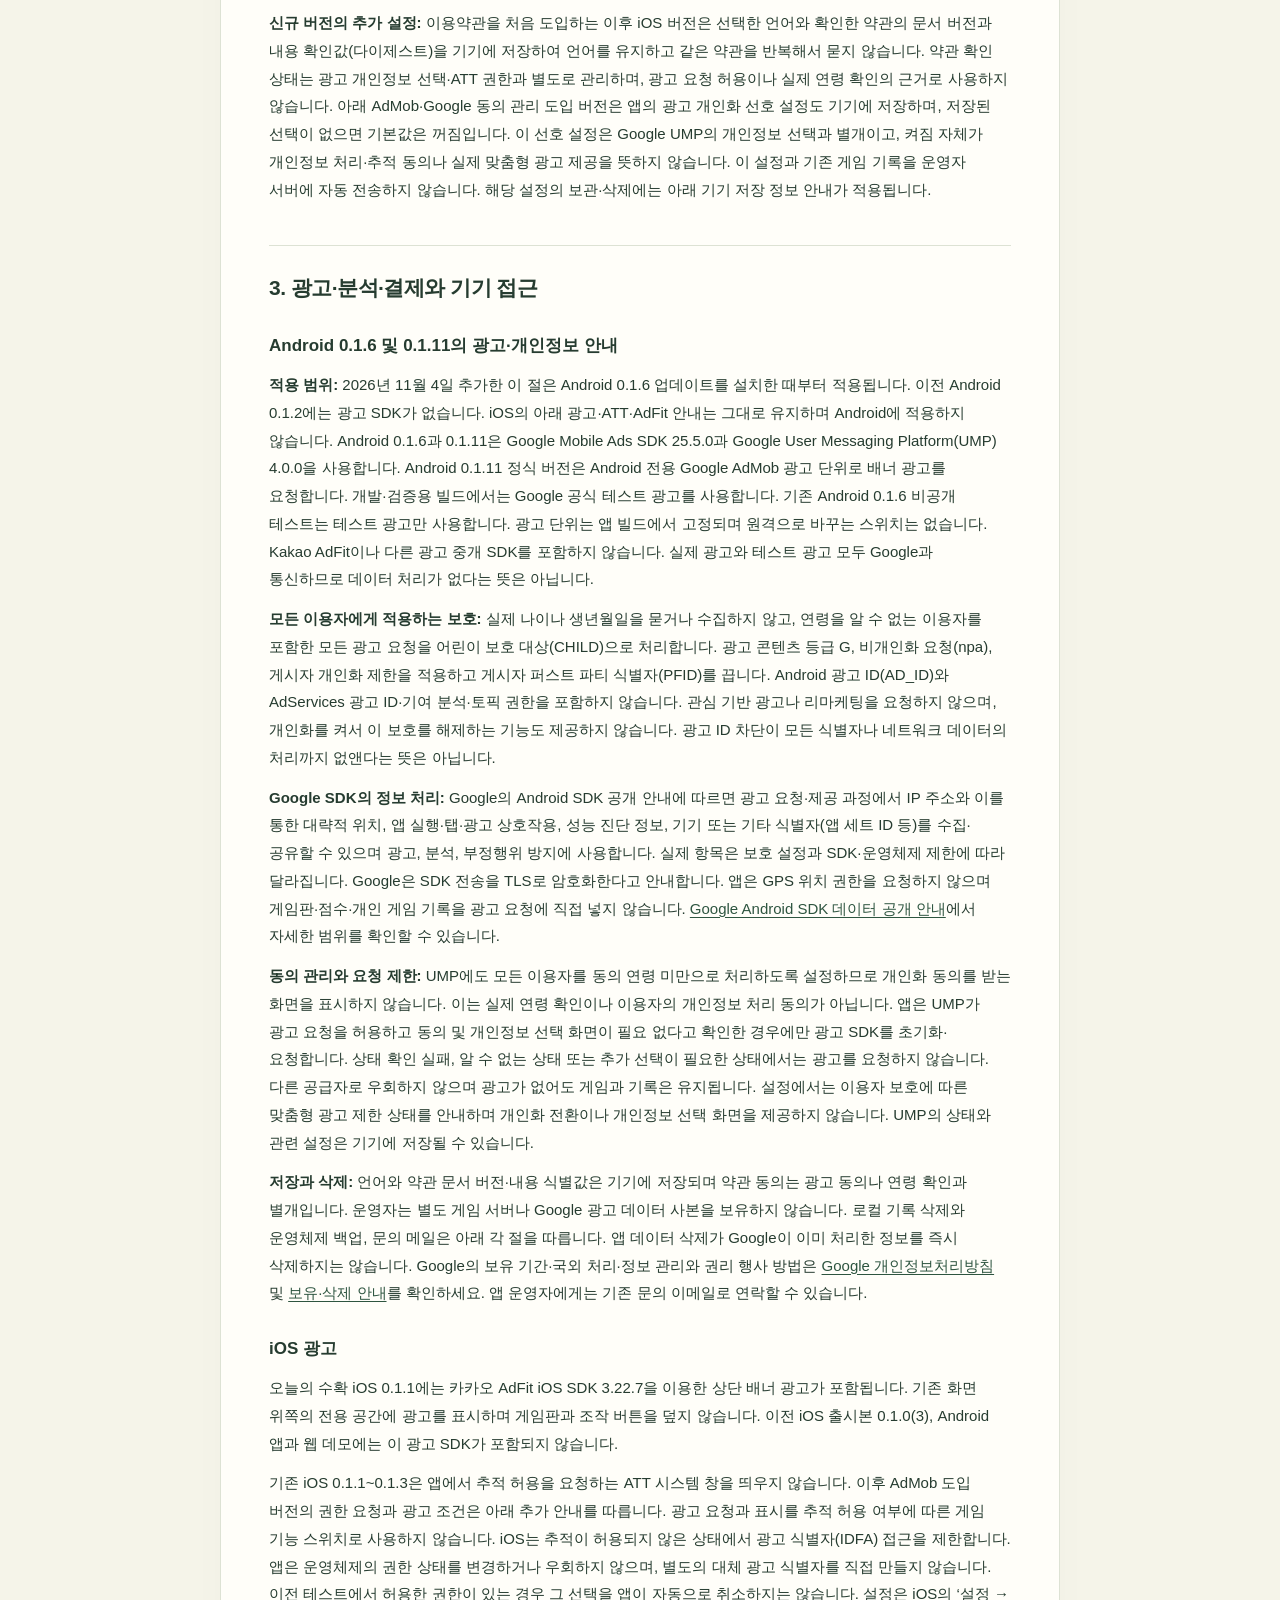
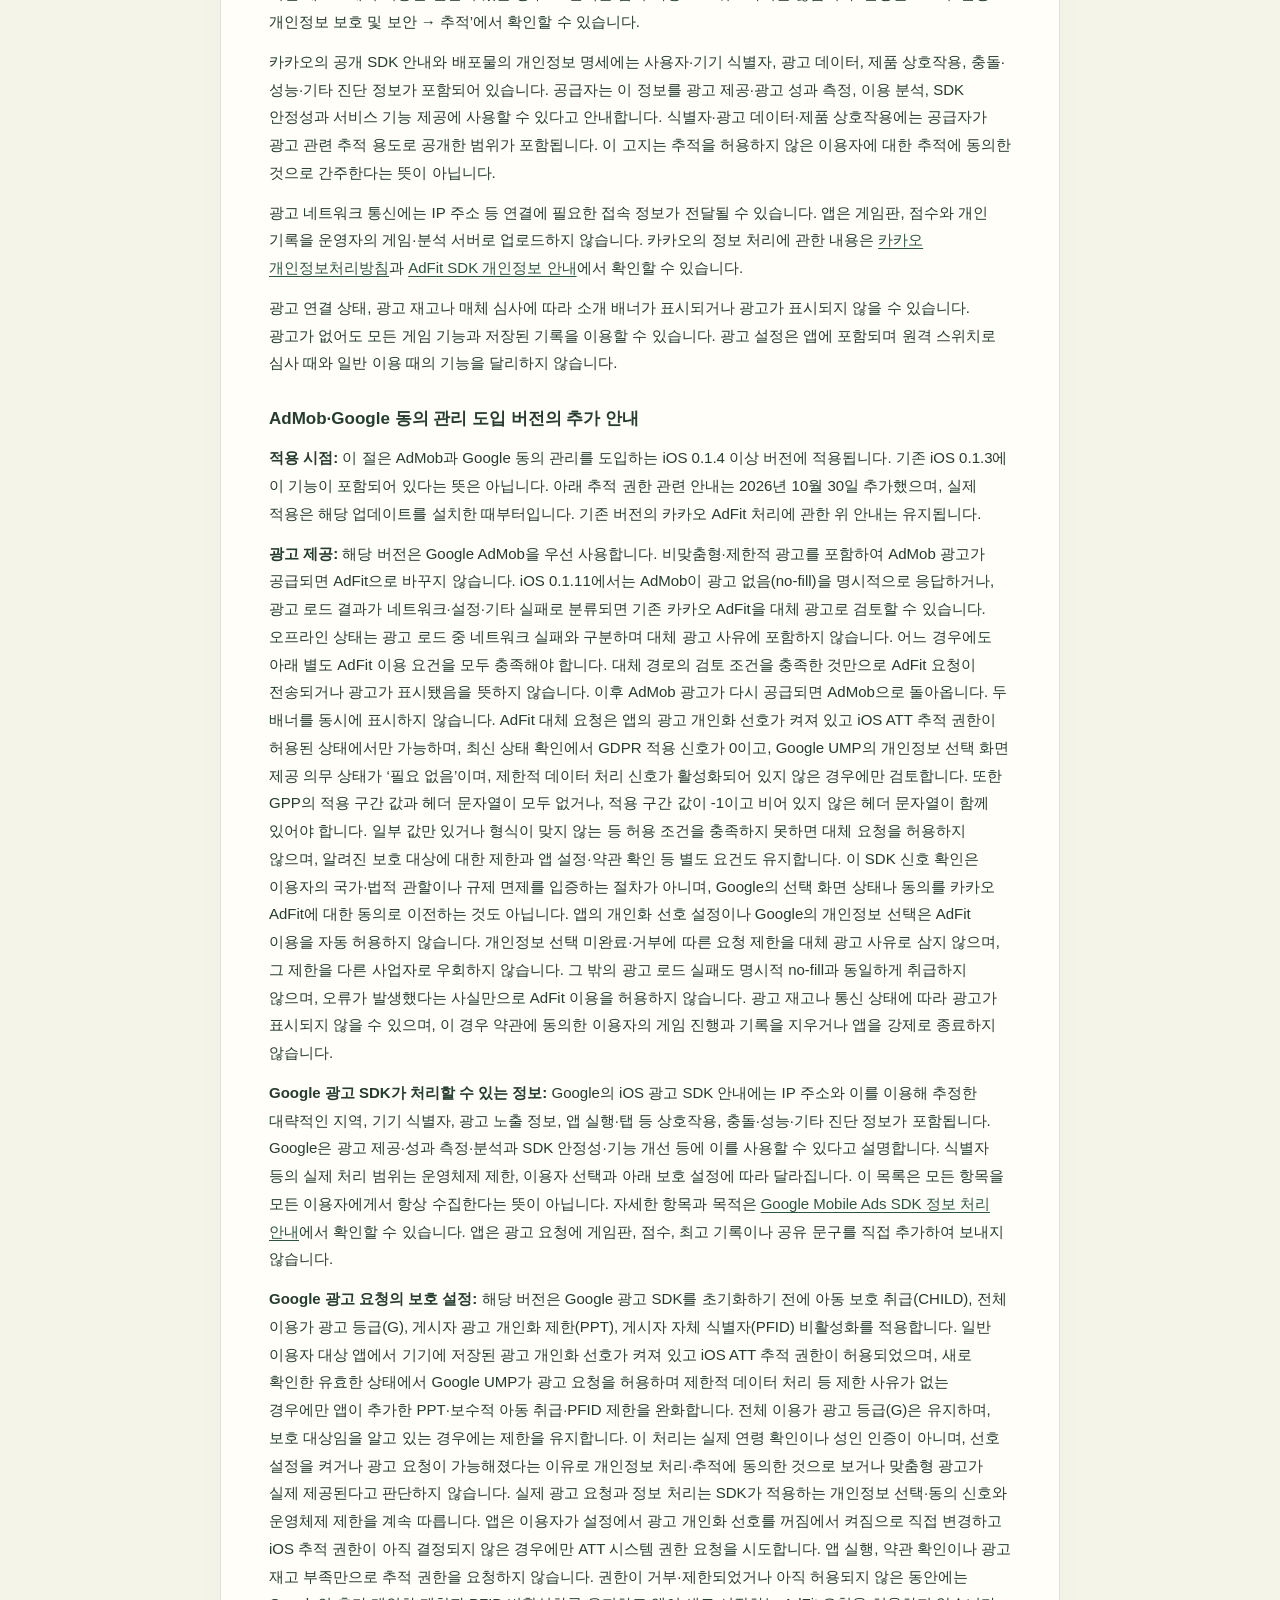
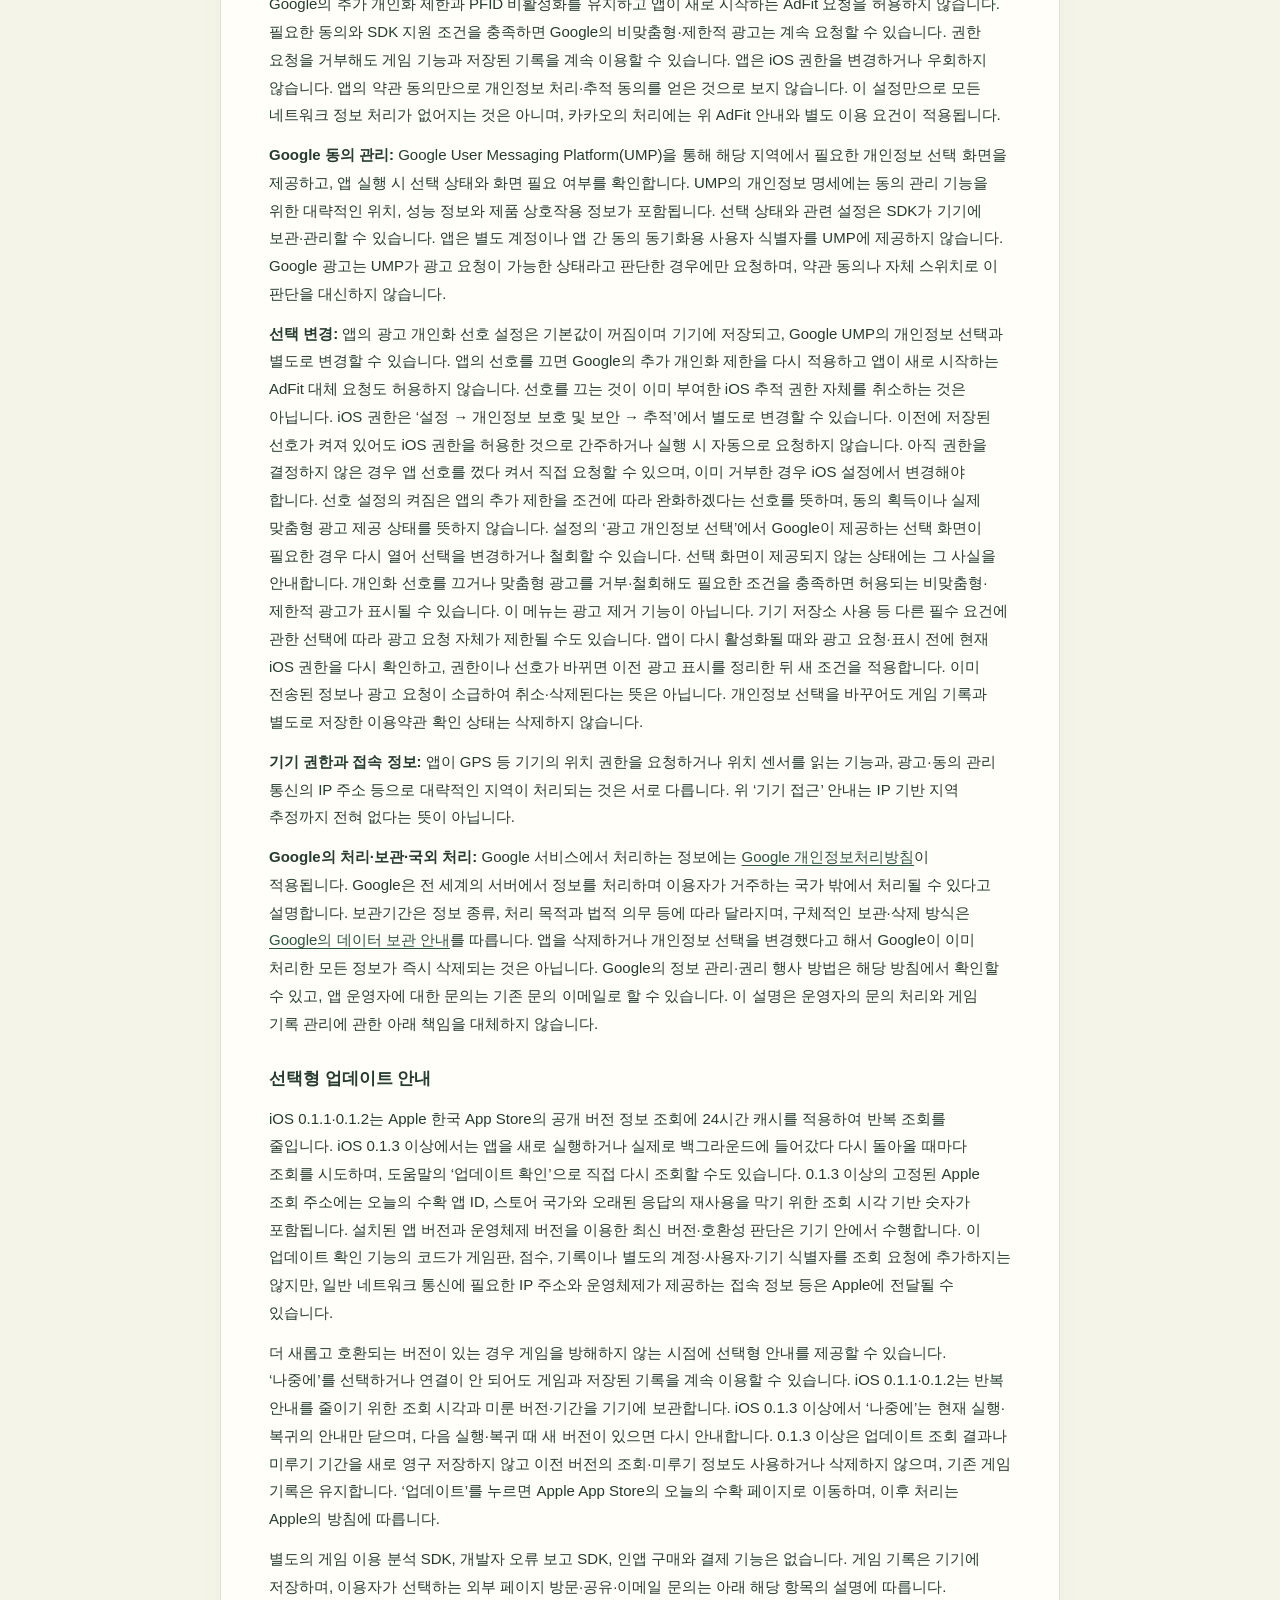
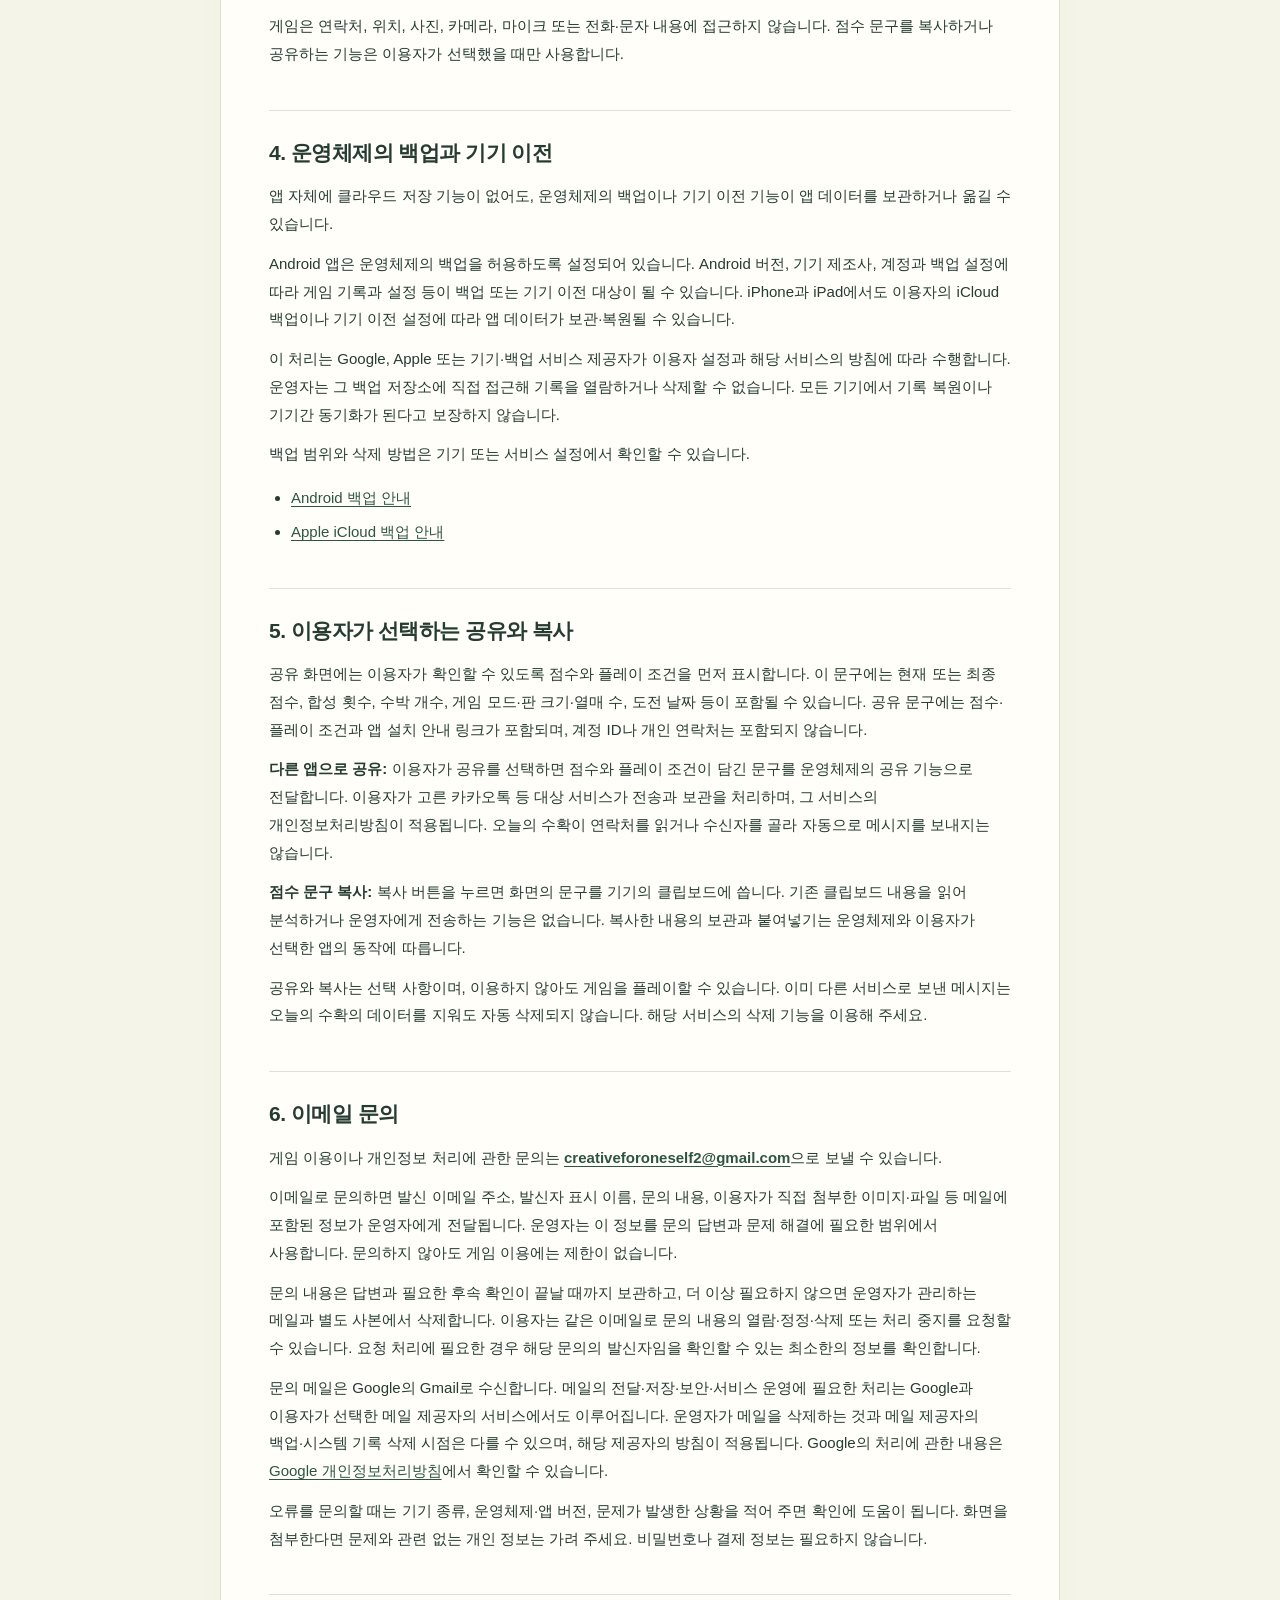
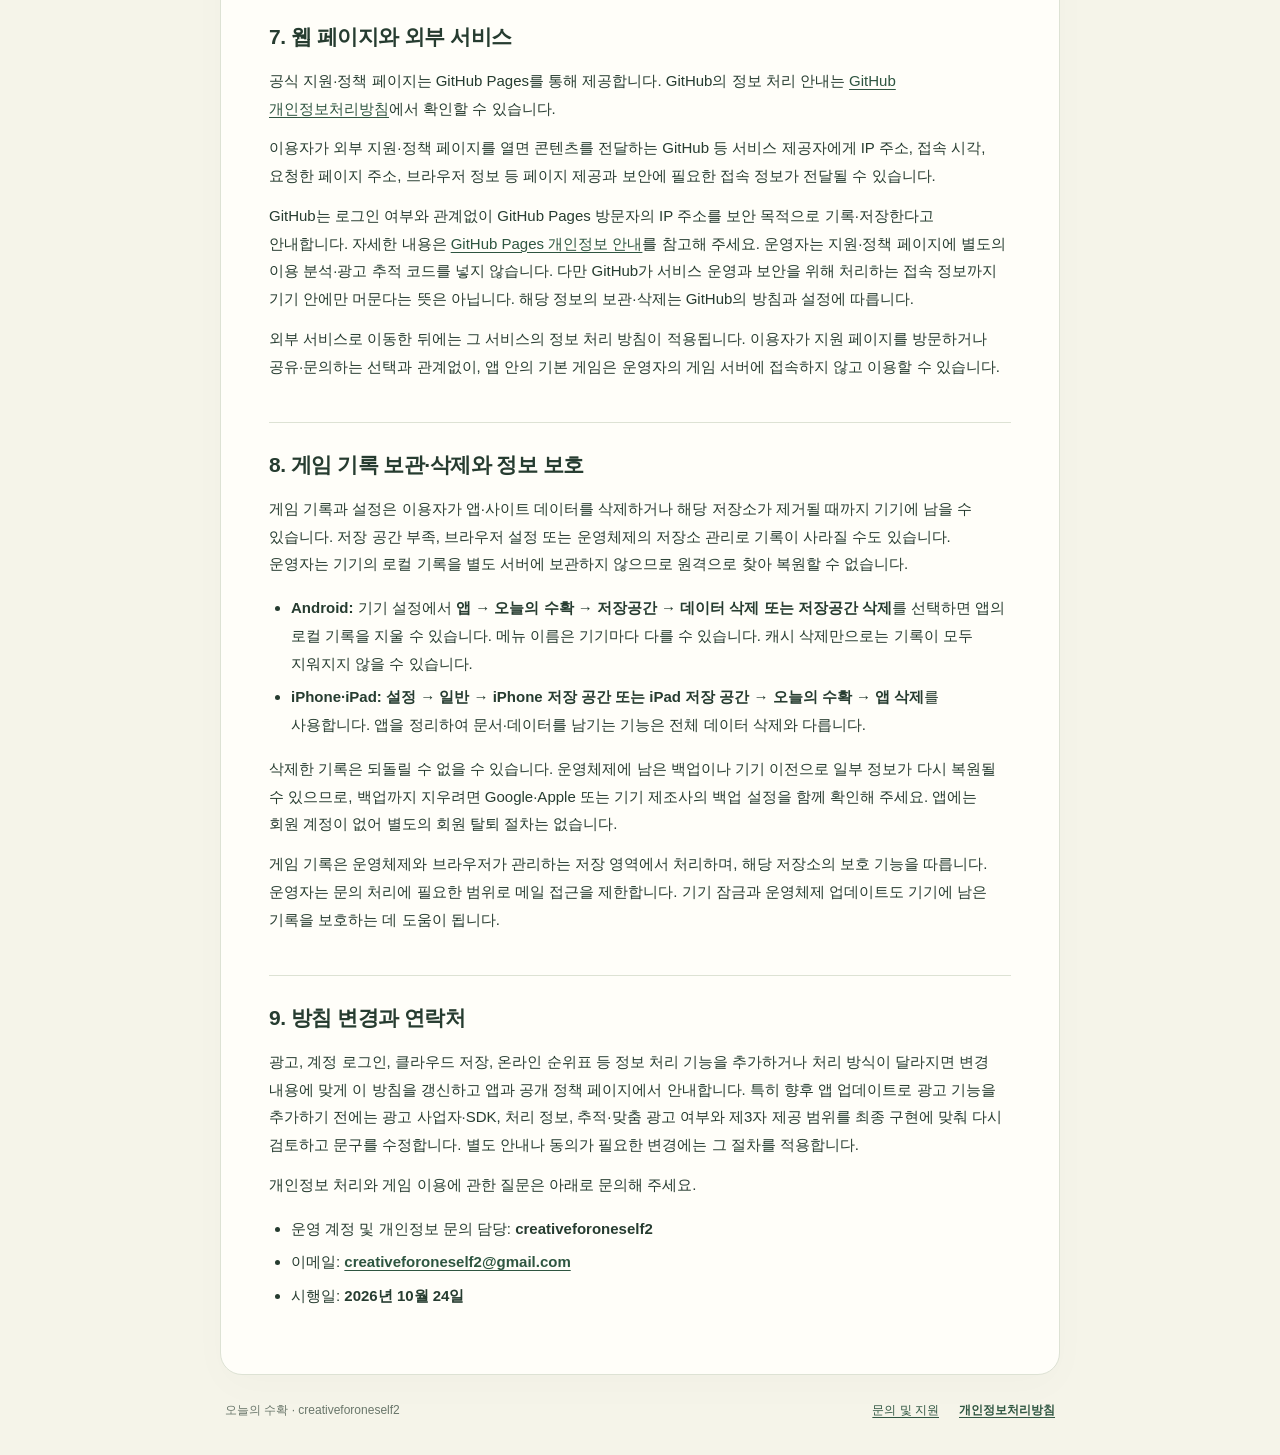
<file: privacy.html>
<!doctype html>
<html lang="ko">
<head>
  <meta charset="utf-8">
  <meta name="viewport" content="width=device-width,initial-scale=1,viewport-fit=cover">
  <meta name="theme-color" content="#f5f4e9">
  <meta name="description" content="오늘의 수확의 기기 내 게임 기록, 공유, 문의 및 개인정보 처리 안내.">
  <title>개인정보처리방침 · 오늘의 수확</title>
  <link rel="canonical" href="https://hoa0202.github.io/todays-harvest-legal/privacy.html">
  <link rel="stylesheet" href="support-pages.css?v=2">
</head>
<body>
  <a class="skip-link" href="#document-title">본문으로 바로가기</a>
  <div class="document-shell">
    <header class="document-brand"><a href="support.html" aria-label="오늘의 수확 지원"><svg aria-hidden="true" xmlns="http://www.w3.org/2000/svg" viewBox="0 0 64 64">
  <rect width="64" height="64" fill="#2e5540"/>
  <path d="M17 38C16 17 35 13 49 16C48 35 38 46 22 41L16 49" fill="#d7e6ab" stroke="#d7e6ab" stroke-width="4" stroke-linecap="round"/>
</svg>
<span>오늘의 수확<small>지원 및 개인정보 안내</small></span></a><a class="back-link" href="privacy.html">개인정보처리방침</a></header>
    <main data-harvest-document aria-labelledby="document-title">
<nav aria-label="정책 언어"><a href="privacy.html" lang="ko" hreflang="ko" aria-current="page">한국어</a> · <a href="privacy-en.html" lang="en" hreflang="en">English</a></nav>
<h1 id="document-title">오늘의 수확 개인정보처리방침</h1>
<ul><li>앱 이름: <strong>오늘의 수확</strong></li><li>운영 계정 및 개인정보 문의 담당: <strong>creativeforoneself2</strong></li><li>문의 이메일: <strong><a href="mailto:creativeforoneself2@gmail.com">creativeforoneself2@gmail.com</a></strong></li><li>시행일: <strong>2026년 10월 24일</strong></li></ul>
<p><strong>버전별 적용 안내:</strong> 광고·업데이트 안내에 관한 내용은 iOS 0.1.1 이상에 적용됩니다. 이전 iOS 출시본 0.1.0(3)은 광고 SDK와 앱 추적 기능을 포함하지 않습니다. 이전 Android 0.1.2와 웹 데모에는 광고 SDK가 없습니다. Android 0.1.6 비공개 테스트와 0.1.11 정식 버전의 광고·정보 처리는 아래 별도 절을 따릅니다.</p>
<p><strong>현재 적용 범위:</strong> 아래 AdMob·Google 동의 관리 추가 절과 관련 기기 저장 안내는 iOS 0.1.4 이상에 적용됩니다. 이전 iOS 0.1.3 이하의 동작과 기존 AdFit 안내를 소급하여 바꾸지 않으며, 해당 기능이 없는 Android 앱과 웹 데모에 적용하지 않습니다. 2026년 11월 3일에는 적용 버전 안내를 현행화하고 동일 내용의 영문 안내를 추가했습니다.</p>
<h2>1. 적용 범위</h2>
<p>이 방침은 오늘의 수확 앱을 이용하거나, 공식 지원·정책 페이지를 방문하고 이메일로 문의할 때의 정보 처리를 설명합니다.</p>
<p>오늘의 수확은 회원가입 없이 이용하는 과일 합성 퍼즐 게임입니다. 앱에는 기본 게임에 필요한 파일이 포함되어 있어 오프라인으로 플레이할 수 있습니다. 외부 지원·정책 페이지를 열거나 다른 서비스로 공유·문의하려면 인터넷 연결이 필요할 수 있습니다.</p>
<p>현재 버전에는 운영자가 관리하는 게임 서버, 계정 서버, 클라우드 저장 서버가 없습니다. 앱은 게임 진행과 개인 기록을 운영자에게 자동 전송하지 않습니다. <strong>기기에 저장하는 게임 기록, 운영체제의 백업, 이용자가 선택하는 공유와 이메일 문의, 웹 페이지 접속은 아래와 같이 각각 처리됩니다.</strong></p>
<h2>2. 기기에 저장하는 게임 정보</h2>
<p>앱은 이어하기, 개인 기록 표시, 설정 유지를 위해 아래 정보를 기기의 앱 저장소에 보관합니다. 게임은 로컬 저장소를 사용하며, 서로 다른 기기 사이에 기록을 자동으로 동기화하지 않습니다.</p>
<div class="document-table"><table><thead><tr><th>저장하는 정보</th><th>이용 목적</th></tr></thead><tbody><tr><td>현재 게임판, 다음 열매 순서, 게임 모드·판 크기·열매 수</td><td>진행 중인 게임 이어하기</td></tr><tr><td>점수, 행동·합성·수확 횟수, 남은 시간, 진행·종료 상태</td><td>게임 규칙 적용과 진행 복원</td></tr><tr><td>조건별 최고 점수, 목표 달성 기록, 플레이 기록</td><td>개인 기록과 달성 내역 표시</td></tr><tr><td>도전 날짜와 열매 순서를 재현하는 값</td><td>같은 조건의 도전 재현</td></tr><tr><td>소리 사용 여부 등 설정</td><td>이용자가 선택한 환경 유지</td></tr></tbody></table></div>
<p>이 정보는 온라인 전체 순위표나 운영자의 분석 서버로 전송되지 않습니다. 앱은 플레이어 계정을 만들기 위해 이름, 이메일, 전화번호를 입력받지 않습니다. 새 게임을 시작하거나 모드를 바꾸어도 최고 점수와 달성 기록은 남을 수 있습니다.</p>
<p><strong>신규 버전의 추가 설정:</strong> 이용약관을 처음 도입하는 이후 iOS 버전은 선택한 언어와 확인한 약관의 문서 버전과 내용 확인값(다이제스트)을 기기에 저장하여 언어를 유지하고 같은 약관을 반복해서 묻지 않습니다. 약관 확인 상태는 광고 개인정보 선택·ATT 권한과 별도로 관리하며, 광고 요청 허용이나 실제 연령 확인의 근거로 사용하지 않습니다. 아래 AdMob·Google 동의 관리 도입 버전은 앱의 광고 개인화 선호 설정도 기기에 저장하며, 저장된 선택이 없으면 기본값은 꺼짐입니다. 이 선호 설정은 Google UMP의 개인정보 선택과 별개이고, 켜짐 자체가 개인정보 처리·추적 동의나 실제 맞춤형 광고 제공을 뜻하지 않습니다. 이 설정과 기존 게임 기록을 운영자 서버에 자동 전송하지 않습니다. 해당 설정의 보관·삭제에는 아래 기기 저장 정보 안내가 적용됩니다.</p>
<h2>3. 광고·분석·결제와 기기 접근</h2>
<section id="android-ads-privacy" aria-labelledby="android-ads-privacy-title">
<h3 id="android-ads-privacy-title">Android 0.1.6 및 0.1.11의 광고·개인정보 안내</h3>
<p><strong>적용 범위:</strong> 2026년 11월 4일 추가한 이 절은 Android 0.1.6 업데이트를 설치한 때부터 적용됩니다. 이전 Android 0.1.2에는 광고 SDK가 없습니다. iOS의 아래 광고·ATT·AdFit 안내는 그대로 유지하며 Android에 적용하지 않습니다. Android 0.1.6과 0.1.11은 Google Mobile Ads SDK 25.5.0과 Google User Messaging Platform(UMP) 4.0.0을 사용합니다. Android 0.1.11 정식 버전은 Android 전용 Google AdMob 광고 단위로 배너 광고를 요청합니다. 개발·검증용 빌드에서는 Google 공식 테스트 광고를 사용합니다. 기존 Android 0.1.6 비공개 테스트는 테스트 광고만 사용합니다. 광고 단위는 앱 빌드에서 고정되며 원격으로 바꾸는 스위치는 없습니다. Kakao AdFit이나 다른 광고 중개 SDK를 포함하지 않습니다. 실제 광고와 테스트 광고 모두 Google과 통신하므로 데이터 처리가 없다는 뜻은 아닙니다.</p>
<p><strong>모든 이용자에게 적용하는 보호:</strong> 실제 나이나 생년월일을 묻거나 수집하지 않고, 연령을 알 수 없는 이용자를 포함한 모든 광고 요청을 어린이 보호 대상(CHILD)으로 처리합니다. 광고 콘텐츠 등급 G, 비개인화 요청(npa), 게시자 개인화 제한을 적용하고 게시자 퍼스트 파티 식별자(PFID)를 끕니다. Android 광고 ID(AD_ID)와 AdServices 광고 ID·기여 분석·토픽 권한을 포함하지 않습니다. 관심 기반 광고나 리마케팅을 요청하지 않으며, 개인화를 켜서 이 보호를 해제하는 기능도 제공하지 않습니다. 광고 ID 차단이 모든 식별자나 네트워크 데이터의 처리까지 없앤다는 뜻은 아닙니다.</p>
<p><strong>Google SDK의 정보 처리:</strong> Google의 Android SDK 공개 안내에 따르면 광고 요청·제공 과정에서 IP 주소와 이를 통한 대략적 위치, 앱 실행·탭·광고 상호작용, 성능 진단 정보, 기기 또는 기타 식별자(앱 세트 ID 등)를 수집·공유할 수 있으며 광고, 분석, 부정행위 방지에 사용합니다. 실제 항목은 보호 설정과 SDK·운영체제 제한에 따라 달라집니다. Google은 SDK 전송을 TLS로 암호화한다고 안내합니다. 앱은 GPS 위치 권한을 요청하지 않으며 게임판·점수·개인 게임 기록을 광고 요청에 직접 넣지 않습니다. <a href="https://developers.google.com/admob/android/privacy/play-data-disclosure">Google Android SDK 데이터 공개 안내</a>에서 자세한 범위를 확인할 수 있습니다.</p>
<p><strong>동의 관리와 요청 제한:</strong> UMP에도 모든 이용자를 동의 연령 미만으로 처리하도록 설정하므로 개인화 동의를 받는 화면을 표시하지 않습니다. 이는 실제 연령 확인이나 이용자의 개인정보 처리 동의가 아닙니다. 앱은 UMP가 광고 요청을 허용하고 동의 및 개인정보 선택 화면이 필요 없다고 확인한 경우에만 광고 SDK를 초기화·요청합니다. 상태 확인 실패, 알 수 없는 상태 또는 추가 선택이 필요한 상태에서는 광고를 요청하지 않습니다. 다른 공급자로 우회하지 않으며 광고가 없어도 게임과 기록은 유지됩니다. 설정에서는 이용자 보호에 따른 맞춤형 광고 제한 상태를 안내하며 개인화 전환이나 개인정보 선택 화면을 제공하지 않습니다. UMP의 상태와 관련 설정은 기기에 저장될 수 있습니다.</p>
<p><strong>저장과 삭제:</strong> 언어와 약관 문서 버전·내용 식별값은 기기에 저장되며 약관 동의는 광고 동의나 연령 확인과 별개입니다. 운영자는 별도 게임 서버나 Google 광고 데이터 사본을 보유하지 않습니다. 로컬 기록 삭제와 운영체제 백업, 문의 메일은 아래 각 절을 따릅니다. 앱 데이터 삭제가 Google이 이미 처리한 정보를 즉시 삭제하지는 않습니다. Google의 보유 기간·국외 처리·정보 관리와 권리 행사 방법은 <a href="https://policies.google.com/privacy?hl=ko">Google 개인정보처리방침</a> 및 <a href="https://policies.google.com/technologies/retention?hl=ko">보유·삭제 안내</a>를 확인하세요. 앱 운영자에게는 기존 문의 이메일로 연락할 수 있습니다.</p>
</section>
<h3>iOS 광고</h3>
<p>오늘의 수확 iOS 0.1.1에는 카카오 AdFit iOS SDK 3.22.7을 이용한 상단 배너 광고가 포함됩니다. 기존 화면 위쪽의 전용 공간에 광고를 표시하며 게임판과 조작 버튼을 덮지 않습니다. 이전 iOS 출시본 0.1.0(3), Android 앱과 웹 데모에는 이 광고 SDK가 포함되지 않습니다.</p>
<p>기존 iOS 0.1.1~0.1.3은 앱에서 추적 허용을 요청하는 ATT 시스템 창을 띄우지 않습니다. 이후 AdMob 도입 버전의 권한 요청과 광고 조건은 아래 추가 안내를 따릅니다. 광고 요청과 표시를 추적 허용 여부에 따른 게임 기능 스위치로 사용하지 않습니다. iOS는 추적이 허용되지 않은 상태에서 광고 식별자(IDFA) 접근을 제한합니다. 앱은 운영체제의 권한 상태를 변경하거나 우회하지 않으며, 별도의 대체 광고 식별자를 직접 만들지 않습니다. 이전 테스트에서 허용한 권한이 있는 경우 그 선택을 앱이 자동으로 취소하지는 않습니다. 설정은 iOS의 ‘설정 → 개인정보 보호 및 보안 → 추적’에서 확인할 수 있습니다.</p>
<p>카카오의 공개 SDK 안내와 배포물의 개인정보 명세에는 사용자·기기 식별자, 광고 데이터, 제품 상호작용, 충돌·성능·기타 진단 정보가 포함되어 있습니다. 공급자는 이 정보를 광고 제공·광고 성과 측정, 이용 분석, SDK 안정성과 서비스 기능 제공에 사용할 수 있다고 안내합니다. 식별자·광고 데이터·제품 상호작용에는 공급자가 광고 관련 추적 용도로 공개한 범위가 포함됩니다. 이 고지는 추적을 허용하지 않은 이용자에 대한 추적에 동의한 것으로 간주한다는 뜻이 아닙니다.</p>
<p>광고 네트워크 통신에는 IP 주소 등 연결에 필요한 접속 정보가 전달될 수 있습니다. 앱은 게임판, 점수와 개인 기록을 운영자의 게임·분석 서버로 업로드하지 않습니다. 카카오의 정보 처리에 관한 내용은 <a href="https://www.kakao.com/policy/privacy">카카오 개인정보처리방침</a>과 <a href="https://adfit.github.io/adfit-ios-sdk/documentation/adfitsdk/appstoreconnectprivacy/">AdFit SDK 개인정보 안내</a>에서 확인할 수 있습니다.</p>
<p>광고 연결 상태, 광고 재고나 매체 심사에 따라 소개 배너가 표시되거나 광고가 표시되지 않을 수 있습니다. 광고가 없어도 모든 게임 기능과 저장된 기록을 이용할 수 있습니다. 광고 설정은 앱에 포함되며 원격 스위치로 심사 때와 일반 이용 때의 기능을 달리하지 않습니다.</p>
<section id="google-ads-privacy" aria-labelledby="google-ads-privacy-title">
<h3 id="google-ads-privacy-title">AdMob·Google 동의 관리 도입 버전의 추가 안내</h3>
<p><strong>적용 시점:</strong> 이 절은 AdMob과 Google 동의 관리를 도입하는 iOS 0.1.4 이상 버전에 적용됩니다. 기존 iOS 0.1.3에 이 기능이 포함되어 있다는 뜻은 아닙니다. 아래 추적 권한 관련 안내는 2026년 10월 30일 추가했으며, 실제 적용은 해당 업데이트를 설치한 때부터입니다. 기존 버전의 카카오 AdFit 처리에 관한 위 안내는 유지됩니다.</p>
<p><strong>광고 제공:</strong> 해당 버전은 Google AdMob을 우선 사용합니다. 비맞춤형·제한적 광고를 포함하여 AdMob 광고가 공급되면 AdFit으로 바꾸지 않습니다. iOS 0.1.11에서는 AdMob이 광고 없음(no-fill)을 명시적으로 응답하거나, 광고 로드 결과가 네트워크·설정·기타 실패로 분류되면 기존 카카오 AdFit을 대체 광고로 검토할 수 있습니다. 오프라인 상태는 광고 로드 중 네트워크 실패와 구분하며 대체 광고 사유에 포함하지 않습니다. 어느 경우에도 아래 별도 AdFit 이용 요건을 모두 충족해야 합니다. 대체 경로의 검토 조건을 충족한 것만으로 AdFit 요청이 전송되거나 광고가 표시됐음을 뜻하지 않습니다. 이후 AdMob 광고가 다시 공급되면 AdMob으로 돌아옵니다. 두 배너를 동시에 표시하지 않습니다. AdFit 대체 요청은 앱의 광고 개인화 선호가 켜져 있고 iOS ATT 추적 권한이 허용된 상태에서만 가능하며, 최신 상태 확인에서 GDPR 적용 신호가 0이고, Google UMP의 개인정보 선택 화면 제공 의무 상태가 ‘필요 없음’이며, 제한적 데이터 처리 신호가 활성화되어 있지 않은 경우에만 검토합니다. 또한 GPP의 적용 구간 값과 헤더 문자열이 모두 없거나, 적용 구간 값이 -1이고 비어 있지 않은 헤더 문자열이 함께 있어야 합니다. 일부 값만 있거나 형식이 맞지 않는 등 허용 조건을 충족하지 못하면 대체 요청을 허용하지 않으며, 알려진 보호 대상에 대한 제한과 앱 설정·약관 확인 등 별도 요건도 유지합니다. 이 SDK 신호 확인은 이용자의 국가·법적 관할이나 규제 면제를 입증하는 절차가 아니며, Google의 선택 화면 상태나 동의를 카카오 AdFit에 대한 동의로 이전하는 것도 아닙니다. 앱의 개인화 선호 설정이나 Google의 개인정보 선택은 AdFit 이용을 자동 허용하지 않습니다. 개인정보 선택 미완료·거부에 따른 요청 제한을 대체 광고 사유로 삼지 않으며, 그 제한을 다른 사업자로 우회하지 않습니다. 그 밖의 광고 로드 실패도 명시적 no-fill과 동일하게 취급하지 않으며, 오류가 발생했다는 사실만으로 AdFit 이용을 허용하지 않습니다. 광고 재고나 통신 상태에 따라 광고가 표시되지 않을 수 있으며, 이 경우 약관에 동의한 이용자의 게임 진행과 기록을 지우거나 앱을 강제로 종료하지 않습니다.</p>
<p><strong>Google 광고 SDK가 처리할 수 있는 정보:</strong> Google의 iOS 광고 SDK 안내에는 IP 주소와 이를 이용해 추정한 대략적인 지역, 기기 식별자, 광고 노출 정보, 앱 실행·탭 등 상호작용, 충돌·성능·기타 진단 정보가 포함됩니다. Google은 광고 제공·성과 측정·분석과 SDK 안정성·기능 개선 등에 이를 사용할 수 있다고 설명합니다. 식별자 등의 실제 처리 범위는 운영체제 제한, 이용자 선택과 아래 보호 설정에 따라 달라집니다. 이 목록은 모든 항목을 모든 이용자에게서 항상 수집한다는 뜻이 아닙니다. 자세한 항목과 목적은 <a href="https://developers.google.com/admob/ios/privacy/data-disclosure">Google Mobile Ads SDK 정보 처리 안내</a>에서 확인할 수 있습니다. 앱은 광고 요청에 게임판, 점수, 최고 기록이나 공유 문구를 직접 추가하여 보내지 않습니다.</p>
<p><strong>Google 광고 요청의 보호 설정:</strong> 해당 버전은 Google 광고 SDK를 초기화하기 전에 아동 보호 취급(CHILD), 전체 이용가 광고 등급(G), 게시자 광고 개인화 제한(PPT), 게시자 자체 식별자(PFID) 비활성화를 적용합니다. 일반 이용자 대상 앱에서 기기에 저장된 광고 개인화 선호가 켜져 있고 iOS ATT 추적 권한이 허용되었으며, 새로 확인한 유효한 상태에서 Google UMP가 광고 요청을 허용하며 제한적 데이터 처리 등 제한 사유가 없는 경우에만 앱이 추가한 PPT·보수적 아동 취급·PFID 제한을 완화합니다. 전체 이용가 광고 등급(G)은 유지하며, 보호 대상임을 알고 있는 경우에는 제한을 유지합니다. 이 처리는 실제 연령 확인이나 성인 인증이 아니며, 선호 설정을 켜거나 광고 요청이 가능해졌다는 이유로 개인정보 처리·추적에 동의한 것으로 보거나 맞춤형 광고가 실제 제공된다고 판단하지 않습니다. 실제 광고 요청과 정보 처리는 SDK가 적용하는 개인정보 선택·동의 신호와 운영체제 제한을 계속 따릅니다. 앱은 이용자가 설정에서 광고 개인화 선호를 꺼짐에서 켜짐으로 직접 변경하고 iOS 추적 권한이 아직 결정되지 않은 경우에만 ATT 시스템 권한 요청을 시도합니다. 앱 실행, 약관 확인이나 광고 재고 부족만으로 추적 권한을 요청하지 않습니다. 권한이 거부·제한되었거나 아직 허용되지 않은 동안에는 Google의 추가 개인화 제한과 PFID 비활성화를 유지하고 앱이 새로 시작하는 AdFit 요청을 허용하지 않습니다. 필요한 동의와 SDK 지원 조건을 충족하면 Google의 비맞춤형·제한적 광고는 계속 요청할 수 있습니다. 권한 요청을 거부해도 게임 기능과 저장된 기록을 계속 이용할 수 있습니다. 앱은 iOS 권한을 변경하거나 우회하지 않습니다. 앱의 약관 동의만으로 개인정보 처리·추적 동의를 얻은 것으로 보지 않습니다. 이 설정만으로 모든 네트워크 정보 처리가 없어지는 것은 아니며, 카카오의 처리에는 위 AdFit 안내와 별도 이용 요건이 적용됩니다.</p>
<p><strong>Google 동의 관리:</strong> Google User Messaging Platform(UMP)을 통해 해당 지역에서 필요한 개인정보 선택 화면을 제공하고, 앱 실행 시 선택 상태와 화면 필요 여부를 확인합니다. UMP의 개인정보 명세에는 동의 관리 기능을 위한 대략적인 위치, 성능 정보와 제품 상호작용 정보가 포함됩니다. 선택 상태와 관련 설정은 SDK가 기기에 보관·관리할 수 있습니다. 앱은 별도 계정이나 앱 간 동의 동기화용 사용자 식별자를 UMP에 제공하지 않습니다. Google 광고는 UMP가 광고 요청이 가능한 상태라고 판단한 경우에만 요청하며, 약관 동의나 자체 스위치로 이 판단을 대신하지 않습니다.</p>
<p><strong>선택 변경:</strong> 앱의 광고 개인화 선호 설정은 기본값이 꺼짐이며 기기에 저장되고, Google UMP의 개인정보 선택과 별도로 변경할 수 있습니다. 앱의 선호를 끄면 Google의 추가 개인화 제한을 다시 적용하고 앱이 새로 시작하는 AdFit 대체 요청도 허용하지 않습니다. 선호를 끄는 것이 이미 부여한 iOS 추적 권한 자체를 취소하는 것은 아닙니다. iOS 권한은 ‘설정 → 개인정보 보호 및 보안 → 추적’에서 별도로 변경할 수 있습니다. 이전에 저장된 선호가 켜져 있어도 iOS 권한을 허용한 것으로 간주하거나 실행 시 자동으로 요청하지 않습니다. 아직 권한을 결정하지 않은 경우 앱 선호를 껐다 켜서 직접 요청할 수 있으며, 이미 거부한 경우 iOS 설정에서 변경해야 합니다. 선호 설정의 켜짐은 앱의 추가 제한을 조건에 따라 완화하겠다는 선호를 뜻하며, 동의 획득이나 실제 맞춤형 광고 제공 상태를 뜻하지 않습니다. 설정의 ‘광고 개인정보 선택’에서 Google이 제공하는 선택 화면이 필요한 경우 다시 열어 선택을 변경하거나 철회할 수 있습니다. 선택 화면이 제공되지 않는 상태에는 그 사실을 안내합니다. 개인화 선호를 끄거나 맞춤형 광고를 거부·철회해도 필요한 조건을 충족하면 허용되는 비맞춤형·제한적 광고가 표시될 수 있습니다. 이 메뉴는 광고 제거 기능이 아닙니다. 기기 저장소 사용 등 다른 필수 요건에 관한 선택에 따라 광고 요청 자체가 제한될 수도 있습니다. 앱이 다시 활성화될 때와 광고 요청·표시 전에 현재 iOS 권한을 다시 확인하고, 권한이나 선호가 바뀌면 이전 광고 표시를 정리한 뒤 새 조건을 적용합니다. 이미 전송된 정보나 광고 요청이 소급하여 취소·삭제된다는 뜻은 아닙니다. 개인정보 선택을 바꾸어도 게임 기록과 별도로 저장한 이용약관 확인 상태는 삭제하지 않습니다.</p>
<p><strong>기기 권한과 접속 정보:</strong> 앱이 GPS 등 기기의 위치 권한을 요청하거나 위치 센서를 읽는 기능과, 광고·동의 관리 통신의 IP 주소 등으로 대략적인 지역이 처리되는 것은 서로 다릅니다. 위 ‘기기 접근’ 안내는 IP 기반 지역 추정까지 전혀 없다는 뜻이 아닙니다.</p>
<p><strong>Google의 처리·보관·국외 처리:</strong> Google 서비스에서 처리하는 정보에는 <a href="https://policies.google.com/privacy?hl=ko">Google 개인정보처리방침</a>이 적용됩니다. Google은 전 세계의 서버에서 정보를 처리하며 이용자가 거주하는 국가 밖에서 처리될 수 있다고 설명합니다. 보관기간은 정보 종류, 처리 목적과 법적 의무 등에 따라 달라지며, 구체적인 보관·삭제 방식은 <a href="https://policies.google.com/technologies/retention?hl=ko">Google의 데이터 보관 안내</a>를 따릅니다. 앱을 삭제하거나 개인정보 선택을 변경했다고 해서 Google이 이미 처리한 모든 정보가 즉시 삭제되는 것은 아닙니다. Google의 정보 관리·권리 행사 방법은 해당 방침에서 확인할 수 있고, 앱 운영자에 대한 문의는 기존 문의 이메일로 할 수 있습니다. 이 설명은 운영자의 문의 처리와 게임 기록 관리에 관한 아래 책임을 대체하지 않습니다.</p>
</section>

<h3>선택형 업데이트 안내</h3>
<p>iOS 0.1.1·0.1.2는 Apple 한국 App Store의 공개 버전 정보 조회에 24시간 캐시를 적용하여 반복 조회를 줄입니다. iOS 0.1.3 이상에서는 앱을 새로 실행하거나 실제로 백그라운드에 들어갔다 다시 돌아올 때마다 조회를 시도하며, 도움말의 ‘업데이트 확인’으로 직접 다시 조회할 수도 있습니다. 0.1.3 이상의 고정된 Apple 조회 주소에는 오늘의 수확 앱 ID, 스토어 국가와 오래된 응답의 재사용을 막기 위한 조회 시각 기반 숫자가 포함됩니다. 설치된 앱 버전과 운영체제 버전을 이용한 최신 버전·호환성 판단은 기기 안에서 수행합니다. 이 업데이트 확인 기능의 코드가 게임판, 점수, 기록이나 별도의 계정·사용자·기기 식별자를 조회 요청에 추가하지는 않지만, 일반 네트워크 통신에 필요한 IP 주소와 운영체제가 제공하는 접속 정보 등은 Apple에 전달될 수 있습니다.</p>
<p>더 새롭고 호환되는 버전이 있는 경우 게임을 방해하지 않는 시점에 선택형 안내를 제공할 수 있습니다. ‘나중에’를 선택하거나 연결이 안 되어도 게임과 저장된 기록을 계속 이용할 수 있습니다. iOS 0.1.1·0.1.2는 반복 안내를 줄이기 위한 조회 시각과 미룬 버전·기간을 기기에 보관합니다. iOS 0.1.3 이상에서 ‘나중에’는 현재 실행·복귀의 안내만 닫으며, 다음 실행·복귀 때 새 버전이 있으면 다시 안내합니다. 0.1.3 이상은 업데이트 조회 결과나 미루기 기간을 새로 영구 저장하지 않고 이전 버전의 조회·미루기 정보도 사용하거나 삭제하지 않으며, 기존 게임 기록은 유지합니다. ‘업데이트’를 누르면 Apple App Store의 오늘의 수확 페이지로 이동하며, 이후 처리는 Apple의 방침에 따릅니다.</p>
<p>별도의 게임 이용 분석 SDK, 개발자 오류 보고 SDK, 인앱 구매와 결제 기능은 없습니다. 게임 기록은 기기에 저장하며, 이용자가 선택하는 외부 페이지 방문·공유·이메일 문의는 아래 해당 항목의 설명에 따릅니다.</p>
<p>게임은 연락처, 위치, 사진, 카메라, 마이크 또는 전화·문자 내용에 접근하지 않습니다. 점수 문구를 복사하거나 공유하는 기능은 이용자가 선택했을 때만 사용합니다.</p>
<h2>4. 운영체제의 백업과 기기 이전</h2>
<p>앱 자체에 클라우드 저장 기능이 없어도, 운영체제의 백업이나 기기 이전 기능이 앱 데이터를 보관하거나 옮길 수 있습니다.</p>
<p>Android 앱은 운영체제의 백업을 허용하도록 설정되어 있습니다. Android 버전, 기기 제조사, 계정과 백업 설정에 따라 게임 기록과 설정 등이 백업 또는 기기 이전 대상이 될 수 있습니다. iPhone과 iPad에서도 이용자의 iCloud 백업이나 기기 이전 설정에 따라 앱 데이터가 보관·복원될 수 있습니다.</p>
<p>이 처리는 Google, Apple 또는 기기·백업 서비스 제공자가 이용자 설정과 해당 서비스의 방침에 따라 수행합니다. 운영자는 그 백업 저장소에 직접 접근해 기록을 열람하거나 삭제할 수 없습니다. 모든 기기에서 기록 복원이나 기기간 동기화가 된다고 보장하지 않습니다.</p>
<p>백업 범위와 삭제 방법은 기기 또는 서비스 설정에서 확인할 수 있습니다.</p>
<ul><li><a href="https://developer.android.com/identity/data/autobackup">Android 백업 안내</a></li><li><a href="https://support.apple.com/ko-kr/108770">Apple iCloud 백업 안내</a></li></ul>
<h2>5. 이용자가 선택하는 공유와 복사</h2>
<p>공유 화면에는 이용자가 확인할 수 있도록 점수와 플레이 조건을 먼저 표시합니다. 이 문구에는 현재 또는 최종 점수, 합성 횟수, 수박 개수, 게임 모드·판 크기·열매 수, 도전 날짜 등이 포함될 수 있습니다. 공유 문구에는 점수·플레이 조건과 앱 설치 안내 링크가 포함되며, 계정 ID나 개인 연락처는 포함되지 않습니다.</p>
<p><strong>다른 앱으로 공유:</strong> 이용자가 공유를 선택하면 점수와 플레이 조건이 담긴 문구를 운영체제의 공유 기능으로 전달합니다. 이용자가 고른 카카오톡 등 대상 서비스가 전송과 보관을 처리하며, 그 서비스의 개인정보처리방침이 적용됩니다. 오늘의 수확이 연락처를 읽거나 수신자를 골라 자동으로 메시지를 보내지는 않습니다.</p>
<p><strong>점수 문구 복사:</strong> 복사 버튼을 누르면 화면의 문구를 기기의 클립보드에 씁니다. 기존 클립보드 내용을 읽어 분석하거나 운영자에게 전송하는 기능은 없습니다. 복사한 내용의 보관과 붙여넣기는 운영체제와 이용자가 선택한 앱의 동작에 따릅니다.</p>
<p>공유와 복사는 선택 사항이며, 이용하지 않아도 게임을 플레이할 수 있습니다. 이미 다른 서비스로 보낸 메시지는 오늘의 수확의 데이터를 지워도 자동 삭제되지 않습니다. 해당 서비스의 삭제 기능을 이용해 주세요.</p>
<h2>6. 이메일 문의</h2>
<p>게임 이용이나 개인정보 처리에 관한 문의는 <strong><a href="mailto:creativeforoneself2@gmail.com">creativeforoneself2@gmail.com</a></strong>으로 보낼 수 있습니다.</p>
<p>이메일로 문의하면 발신 이메일 주소, 발신자 표시 이름, 문의 내용, 이용자가 직접 첨부한 이미지·파일 등 메일에 포함된 정보가 운영자에게 전달됩니다. 운영자는 이 정보를 문의 답변과 문제 해결에 필요한 범위에서 사용합니다. 문의하지 않아도 게임 이용에는 제한이 없습니다.</p>
<p>문의 내용은 답변과 필요한 후속 확인이 끝날 때까지 보관하고, 더 이상 필요하지 않으면 운영자가 관리하는 메일과 별도 사본에서 삭제합니다. 이용자는 같은 이메일로 문의 내용의 열람·정정·삭제 또는 처리 중지를 요청할 수 있습니다. 요청 처리에 필요한 경우 해당 문의의 발신자임을 확인할 수 있는 최소한의 정보를 확인합니다.</p>
<p>문의 메일은 Google의 Gmail로 수신합니다. 메일의 전달·저장·보안·서비스 운영에 필요한 처리는 Google과 이용자가 선택한 메일 제공자의 서비스에서도 이루어집니다. 운영자가 메일을 삭제하는 것과 메일 제공자의 백업·시스템 기록 삭제 시점은 다를 수 있으며, 해당 제공자의 방침이 적용됩니다. Google의 처리에 관한 내용은 <a href="https://policies.google.com/privacy?hl=ko">Google 개인정보처리방침</a>에서 확인할 수 있습니다.</p>
<p>오류를 문의할 때는 기기 종류, 운영체제·앱 버전, 문제가 발생한 상황을 적어 주면 확인에 도움이 됩니다. 화면을 첨부한다면 문제와 관련 없는 개인 정보는 가려 주세요. 비밀번호나 결제 정보는 필요하지 않습니다.</p>
<h2>7. 웹 페이지와 외부 서비스</h2>
<p>공식 지원·정책 페이지는 GitHub Pages를 통해 제공합니다. GitHub의 정보 처리 안내는 <a href="https://docs.github.com/ko/site-policy/privacy-policies/github-general-privacy-statement">GitHub 개인정보처리방침</a>에서 확인할 수 있습니다.</p>
<p>이용자가 외부 지원·정책 페이지를 열면 콘텐츠를 전달하는 GitHub 등 서비스 제공자에게 IP 주소, 접속 시각, 요청한 페이지 주소, 브라우저 정보 등 페이지 제공과 보안에 필요한 접속 정보가 전달될 수 있습니다.</p>
<p>GitHub는 로그인 여부와 관계없이 GitHub Pages 방문자의 IP 주소를 보안 목적으로 기록·저장한다고 안내합니다. 자세한 내용은 <a href="https://docs.github.com/pages/getting-started-with-github-pages/about-github-pages">GitHub Pages 개인정보 안내</a>를 참고해 주세요. 운영자는 지원·정책 페이지에 별도의 이용 분석·광고 추적 코드를 넣지 않습니다. 다만 GitHub가 서비스 운영과 보안을 위해 처리하는 접속 정보까지 기기 안에만 머문다는 뜻은 아닙니다. 해당 정보의 보관·삭제는 GitHub의 방침과 설정에 따릅니다.</p>
<p>외부 서비스로 이동한 뒤에는 그 서비스의 정보 처리 방침이 적용됩니다. 이용자가 지원 페이지를 방문하거나 공유·문의하는 선택과 관계없이, 앱 안의 기본 게임은 운영자의 게임 서버에 접속하지 않고 이용할 수 있습니다.</p>
<h2>8. 게임 기록 보관·삭제와 정보 보호</h2>
<p>게임 기록과 설정은 이용자가 앱·사이트 데이터를 삭제하거나 해당 저장소가 제거될 때까지 기기에 남을 수 있습니다. 저장 공간 부족, 브라우저 설정 또는 운영체제의 저장소 관리로 기록이 사라질 수도 있습니다. 운영자는 기기의 로컬 기록을 별도 서버에 보관하지 않으므로 원격으로 찾아 복원할 수 없습니다.</p>
<ul><li><strong>Android:</strong> 기기 설정에서 <strong>앱 → 오늘의 수확 → 저장공간 → 데이터 삭제 또는 저장공간 삭제</strong>를 선택하면 앱의 로컬 기록을 지울 수 있습니다. 메뉴 이름은 기기마다 다를 수 있습니다. 캐시 삭제만으로는 기록이 모두 지워지지 않을 수 있습니다.</li><li><strong>iPhone·iPad:</strong> <strong>설정 → 일반 → iPhone 저장 공간 또는 iPad 저장 공간 → 오늘의 수확 → 앱 삭제</strong>를 사용합니다. 앱을 정리하여 문서·데이터를 남기는 기능은 전체 데이터 삭제와 다릅니다.</li></ul>
<p>삭제한 기록은 되돌릴 수 없을 수 있습니다. 운영체제에 남은 백업이나 기기 이전으로 일부 정보가 다시 복원될 수 있으므로, 백업까지 지우려면 Google·Apple 또는 기기 제조사의 백업 설정을 함께 확인해 주세요. 앱에는 회원 계정이 없어 별도의 회원 탈퇴 절차는 없습니다.</p>
<p>게임 기록은 운영체제와 브라우저가 관리하는 저장 영역에서 처리하며, 해당 저장소의 보호 기능을 따릅니다. 운영자는 문의 처리에 필요한 범위로 메일 접근을 제한합니다. 기기 잠금과 운영체제 업데이트도 기기에 남은 기록을 보호하는 데 도움이 됩니다.</p>
<h2>9. 방침 변경과 연락처</h2>
<p>광고, 계정 로그인, 클라우드 저장, 온라인 순위표 등 정보 처리 기능을 추가하거나 처리 방식이 달라지면 변경 내용에 맞게 이 방침을 갱신하고 앱과 공개 정책 페이지에서 안내합니다. 특히 향후 앱 업데이트로 광고 기능을 추가하기 전에는 광고 사업자·SDK, 처리 정보, 추적·맞춤 광고 여부와 제3자 제공 범위를 최종 구현에 맞춰 다시 검토하고 문구를 수정합니다. 별도 안내나 동의가 필요한 변경에는 그 절차를 적용합니다.</p>
<p>개인정보 처리와 게임 이용에 관한 질문은 아래로 문의해 주세요.</p>
<ul><li>운영 계정 및 개인정보 문의 담당: <strong>creativeforoneself2</strong></li><li>이메일: <strong><a href="mailto:creativeforoneself2@gmail.com">creativeforoneself2@gmail.com</a></strong></li><li>시행일: <strong>2026년 10월 24일</strong></li></ul>
    </main>
    <footer class="document-footer"><span>오늘의 수확 · creativeforoneself2</span><nav aria-label="이용 안내"><a href="support.html">문의 및 지원</a><a href="privacy.html" aria-current="page">개인정보처리방침</a></nav></footer>
  </div>
</body>
</html>
</file>
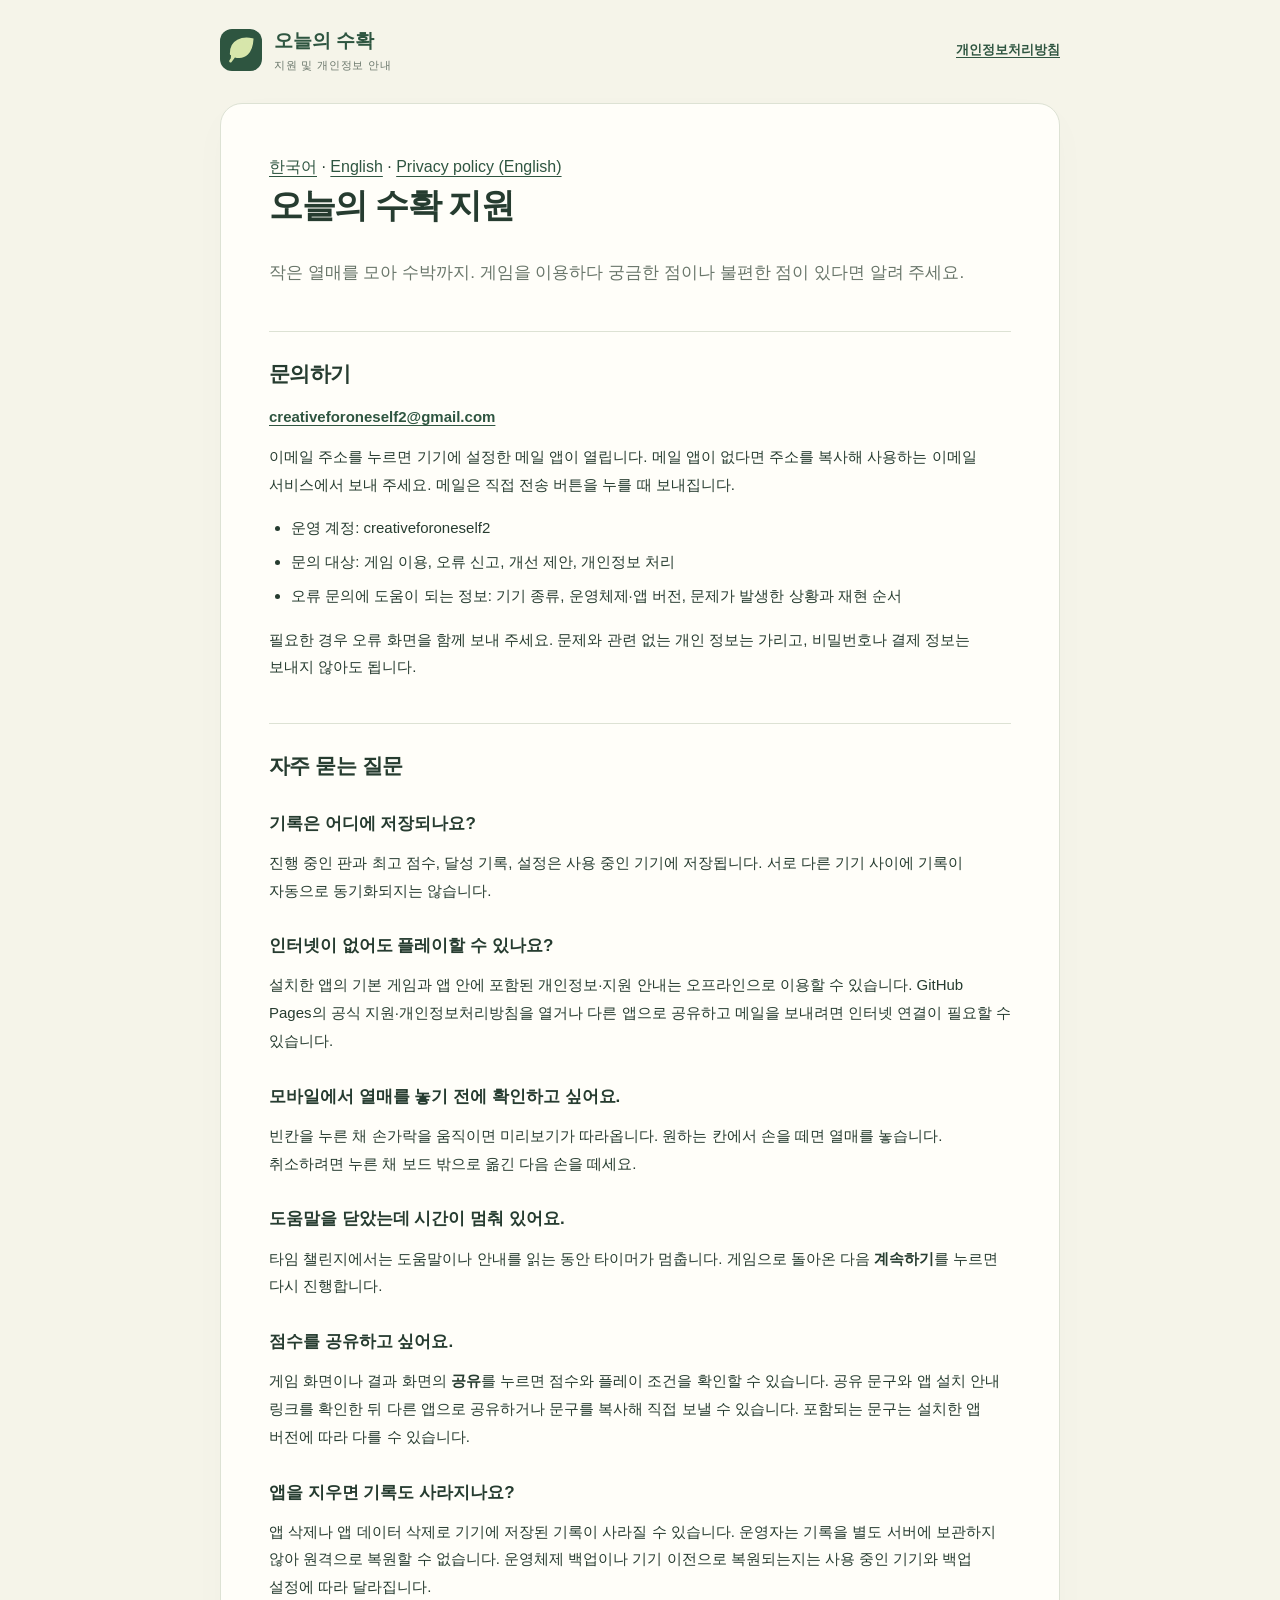
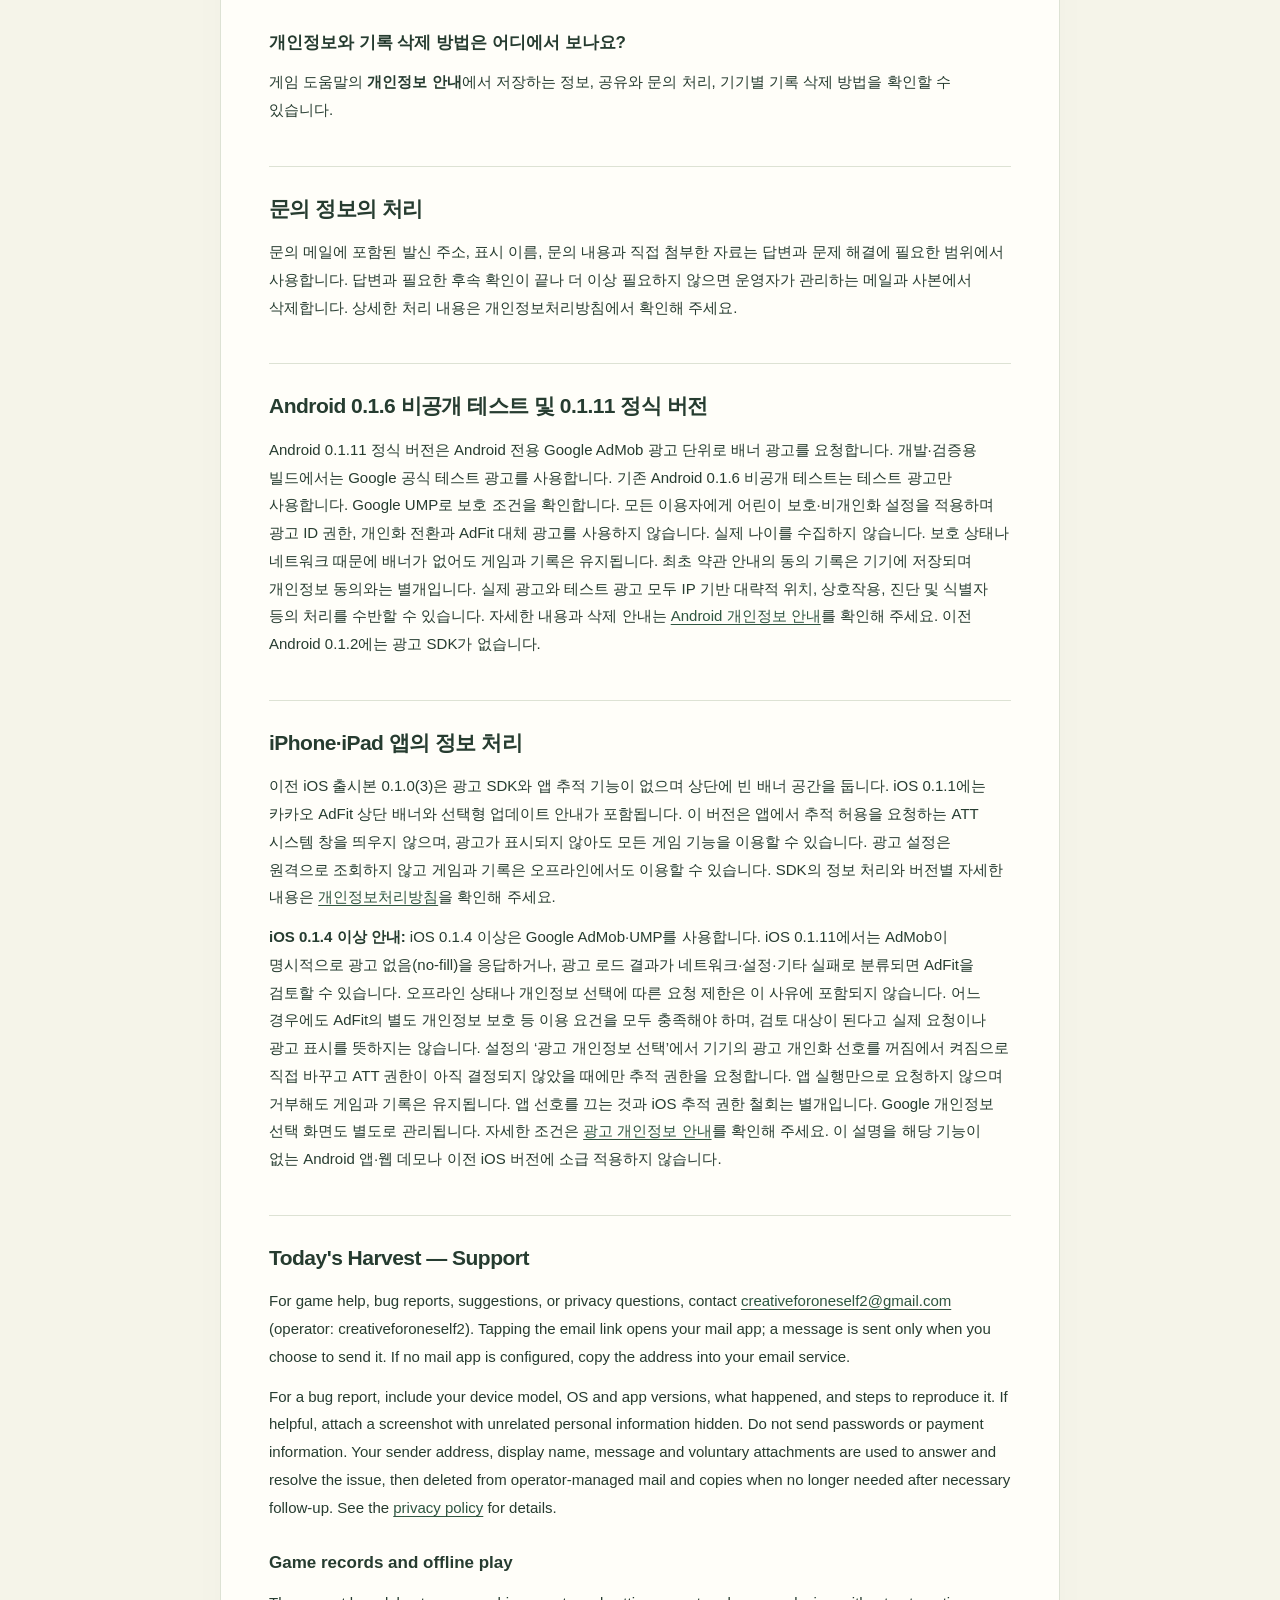
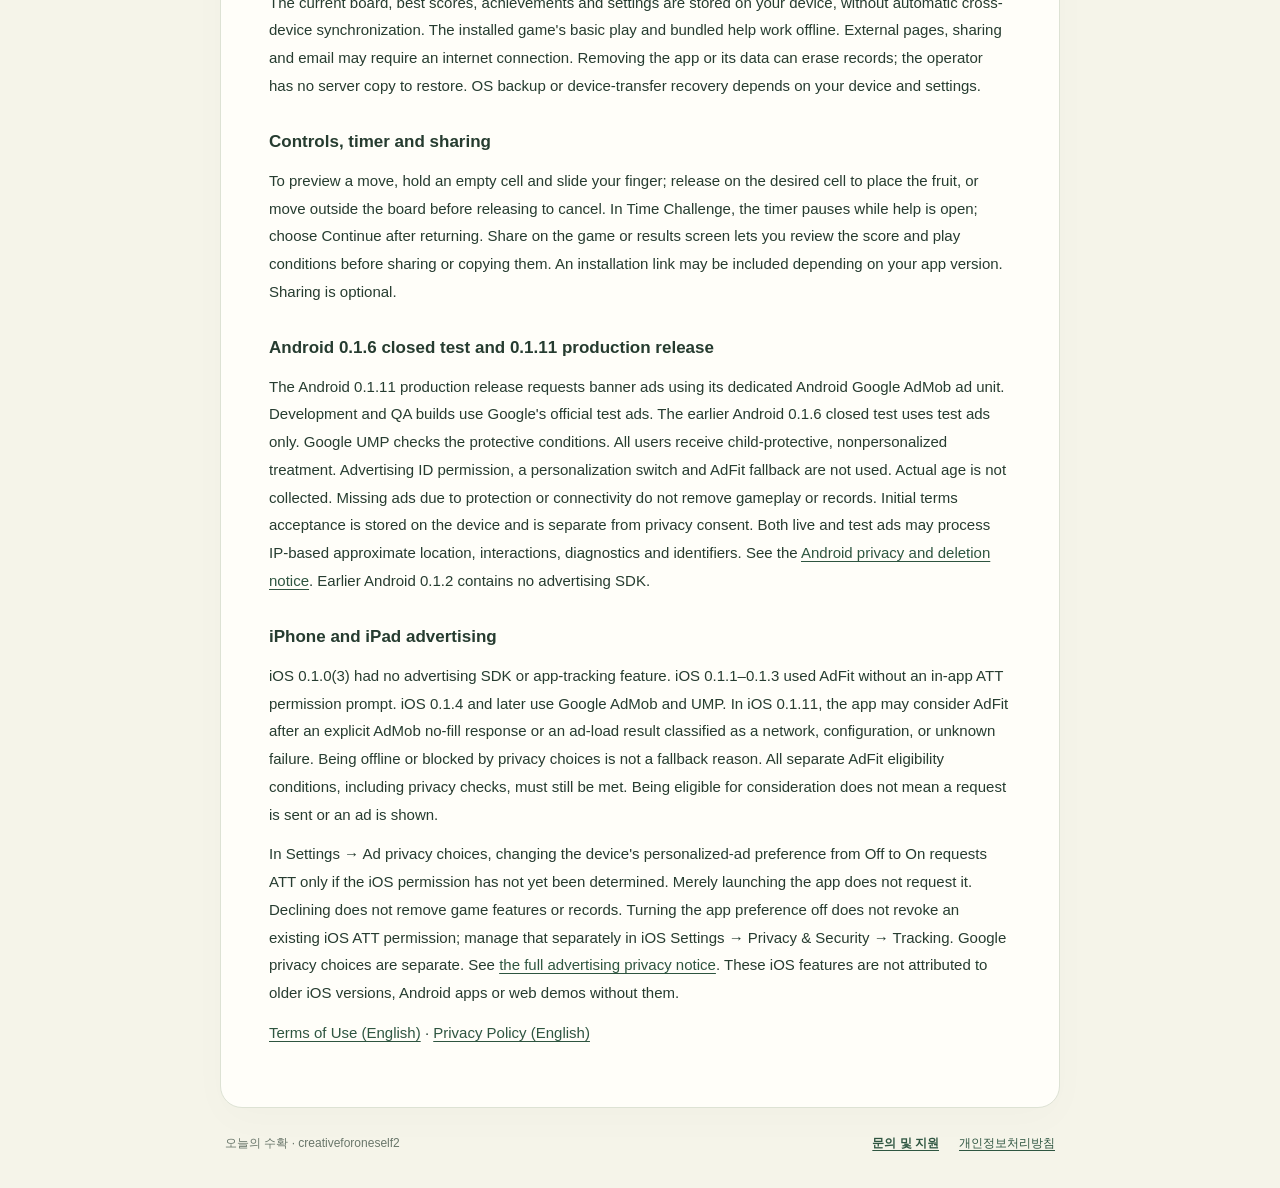
<file: support.html>
<!doctype html>
<html lang="ko">
<head>
  <meta charset="utf-8">
  <meta name="viewport" content="width=device-width,initial-scale=1,viewport-fit=cover">
  <meta name="theme-color" content="#f5f4e9">
  <meta name="description" content="오늘의 수확 문의 이메일, 오류 신고 방법과 자주 묻는 질문.">
  <title>문의 및 지원 · 오늘의 수확</title>
  <link rel="canonical" href="https://hoa0202.github.io/todays-harvest-legal/support.html">
  <link rel="stylesheet" href="support-pages.css?v=2">
</head>
<body>
  <a class="skip-link" href="#document-title">본문으로 바로가기</a>
  <div class="document-shell">
    <header class="document-brand"><a href="support.html" aria-label="오늘의 수확 지원"><svg aria-hidden="true" xmlns="http://www.w3.org/2000/svg" viewBox="0 0 64 64">
  <rect width="64" height="64" fill="#2e5540"/>
  <path d="M17 38C16 17 35 13 49 16C48 35 38 46 22 41L16 49" fill="#d7e6ab" stroke="#d7e6ab" stroke-width="4" stroke-linecap="round"/>
</svg>
<span>오늘의 수확<small>지원 및 개인정보 안내</small></span></a><a class="back-link" href="privacy.html">개인정보처리방침</a></header>
    <main data-harvest-document aria-labelledby="document-title">
<nav aria-label="지원 언어"><a href="#document-title" lang="ko">한국어</a> · <a href="#english-support" lang="en">English</a> · <a href="privacy-en.html" lang="en">Privacy policy (English)</a></nav>
<h1 id="document-title">오늘의 수확 지원</h1>
<p>작은 열매를 모아 수박까지. 게임을 이용하다 궁금한 점이나 불편한 점이 있다면 알려 주세요.</p>
<h2>문의하기</h2>
<p><strong><a href="mailto:creativeforoneself2@gmail.com">creativeforoneself2@gmail.com</a></strong></p>
<p>이메일 주소를 누르면 기기에 설정한 메일 앱이 열립니다. 메일 앱이 없다면 주소를 복사해 사용하는 이메일 서비스에서 보내 주세요. 메일은 직접 전송 버튼을 누를 때 보내집니다.</p>
<ul><li>운영 계정: creativeforoneself2</li><li>문의 대상: 게임 이용, 오류 신고, 개선 제안, 개인정보 처리</li><li>오류 문의에 도움이 되는 정보: 기기 종류, 운영체제·앱 버전, 문제가 발생한 상황과 재현 순서</li></ul>
<p>필요한 경우 오류 화면을 함께 보내 주세요. 문제와 관련 없는 개인 정보는 가리고, 비밀번호나 결제 정보는 보내지 않아도 됩니다.</p>
<h2>자주 묻는 질문</h2>
<h3>기록은 어디에 저장되나요?</h3>
<p>진행 중인 판과 최고 점수, 달성 기록, 설정은 사용 중인 기기에 저장됩니다. 서로 다른 기기 사이에 기록이 자동으로 동기화되지는 않습니다.</p>
<h3>인터넷이 없어도 플레이할 수 있나요?</h3>
<p>설치한 앱의 기본 게임과 앱 안에 포함된 개인정보·지원 안내는 오프라인으로 이용할 수 있습니다. GitHub Pages의 공식 지원·개인정보처리방침을 열거나 다른 앱으로 공유하고 메일을 보내려면 인터넷 연결이 필요할 수 있습니다.</p>
<h3>모바일에서 열매를 놓기 전에 확인하고 싶어요.</h3>
<p>빈칸을 누른 채 손가락을 움직이면 미리보기가 따라옵니다. 원하는 칸에서 손을 떼면 열매를 놓습니다. 취소하려면 누른 채 보드 밖으로 옮긴 다음 손을 떼세요.</p>
<h3>도움말을 닫았는데 시간이 멈춰 있어요.</h3>
<p>타임 챌린지에서는 도움말이나 안내를 읽는 동안 타이머가 멈춥니다. 게임으로 돌아온 다음 <strong>계속하기</strong>를 누르면 다시 진행합니다.</p>
<h3>점수를 공유하고 싶어요.</h3>
<p>게임 화면이나 결과 화면의 <strong>공유</strong>를 누르면 점수와 플레이 조건을 확인할 수 있습니다. 공유 문구와 앱 설치 안내 링크를 확인한 뒤 다른 앱으로 공유하거나 문구를 복사해 직접 보낼 수 있습니다. 포함되는 문구는 설치한 앱 버전에 따라 다를 수 있습니다.</p>
<h3>앱을 지우면 기록도 사라지나요?</h3>
<p>앱 삭제나 앱 데이터 삭제로 기기에 저장된 기록이 사라질 수 있습니다. 운영자는 기록을 별도 서버에 보관하지 않아 원격으로 복원할 수 없습니다. 운영체제 백업이나 기기 이전으로 복원되는지는 사용 중인 기기와 백업 설정에 따라 달라집니다.</p>
<h3>개인정보와 기록 삭제 방법은 어디에서 보나요?</h3>
<p>게임 도움말의 <strong>개인정보 안내</strong>에서 저장하는 정보, 공유와 문의 처리, 기기별 기록 삭제 방법을 확인할 수 있습니다.</p>
<h2>문의 정보의 처리</h2>
<p>문의 메일에 포함된 발신 주소, 표시 이름, 문의 내용과 직접 첨부한 자료는 답변과 문제 해결에 필요한 범위에서 사용합니다. 답변과 필요한 후속 확인이 끝나 더 이상 필요하지 않으면 운영자가 관리하는 메일과 사본에서 삭제합니다. 상세한 처리 내용은 개인정보처리방침에서 확인해 주세요.</p>
<h2>Android 0.1.6 비공개 테스트 및 0.1.11 정식 버전</h2>
<p>Android 0.1.11 정식 버전은 Android 전용 Google AdMob 광고 단위로 배너 광고를 요청합니다. 개발·검증용 빌드에서는 Google 공식 테스트 광고를 사용합니다. 기존 Android 0.1.6 비공개 테스트는 테스트 광고만 사용합니다. Google UMP로 보호 조건을 확인합니다. 모든 이용자에게 어린이 보호·비개인화 설정을 적용하며 광고 ID 권한, 개인화 전환과 AdFit 대체 광고를 사용하지 않습니다. 실제 나이를 수집하지 않습니다. 보호 상태나 네트워크 때문에 배너가 없어도 게임과 기록은 유지됩니다. 최초 약관 안내의 동의 기록은 기기에 저장되며 개인정보 동의와는 별개입니다. 실제 광고와 테스트 광고 모두 IP 기반 대략적 위치, 상호작용, 진단 및 식별자 등의 처리를 수반할 수 있습니다. 자세한 내용과 삭제 안내는 <a href="privacy.html#android-ads-privacy">Android 개인정보 안내</a>를 확인해 주세요. 이전 Android 0.1.2에는 광고 SDK가 없습니다.</p>
<h2>iPhone·iPad 앱의 정보 처리</h2>
<p>이전 iOS 출시본 0.1.0(3)은 광고 SDK와 앱 추적 기능이 없으며 상단에 빈 배너 공간을 둡니다. iOS 0.1.1에는 카카오 AdFit 상단 배너와 선택형 업데이트 안내가 포함됩니다. 이 버전은 앱에서 추적 허용을 요청하는 ATT 시스템 창을 띄우지 않으며, 광고가 표시되지 않아도 모든 게임 기능을 이용할 수 있습니다. 광고 설정은 원격으로 조회하지 않고 게임과 기록은 오프라인에서도 이용할 수 있습니다. SDK의 정보 처리와 버전별 자세한 내용은 <a href="https://hoa0202.github.io/todays-harvest-legal/privacy.html">개인정보처리방침</a>을 확인해 주세요.</p>
<p><strong>iOS 0.1.4 이상 안내:</strong> iOS 0.1.4 이상은 Google AdMob·UMP를 사용합니다. iOS 0.1.11에서는 AdMob이 명시적으로 광고 없음(no-fill)을 응답하거나, 광고 로드 결과가 네트워크·설정·기타 실패로 분류되면 AdFit을 검토할 수 있습니다. 오프라인 상태나 개인정보 선택에 따른 요청 제한은 이 사유에 포함되지 않습니다. 어느 경우에도 AdFit의 별도 개인정보 보호 등 이용 요건을 모두 충족해야 하며, 검토 대상이 된다고 실제 요청이나 광고 표시를 뜻하지는 않습니다. 설정의 ‘광고 개인정보 선택’에서 기기의 광고 개인화 선호를 꺼짐에서 켜짐으로 직접 바꾸고 ATT 권한이 아직 결정되지 않았을 때에만 추적 권한을 요청합니다. 앱 실행만으로 요청하지 않으며 거부해도 게임과 기록은 유지됩니다. 앱 선호를 끄는 것과 iOS 추적 권한 철회는 별개입니다. Google 개인정보 선택 화면도 별도로 관리됩니다. 자세한 조건은 <a href="privacy.html#google-ads-privacy">광고 개인정보 안내</a>를 확인해 주세요. 이 설명을 해당 기능이 없는 Android 앱·웹 데모나 이전 iOS 버전에 소급 적용하지 않습니다.</p>
<section id="english-support" lang="en" aria-labelledby="english-support-title">
<h2 id="english-support-title">Today's Harvest — Support</h2>
<p>For game help, bug reports, suggestions, or privacy questions, contact <a href="mailto:creativeforoneself2@gmail.com">creativeforoneself2@gmail.com</a> (operator: creativeforoneself2). Tapping the email link opens your mail app; a message is sent only when you choose to send it. If no mail app is configured, copy the address into your email service.</p>
<p>For a bug report, include your device model, OS and app versions, what happened, and steps to reproduce it. If helpful, attach a screenshot with unrelated personal information hidden. Do not send passwords or payment information. Your sender address, display name, message and voluntary attachments are used to answer and resolve the issue, then deleted from operator-managed mail and copies when no longer needed after necessary follow-up. See the <a href="privacy-en.html">privacy policy</a> for details.</p>
<h3>Game records and offline play</h3>
<p>The current board, best scores, achievements and settings are stored on your device, without automatic cross-device synchronization. The installed game's basic play and bundled help work offline. External pages, sharing and email may require an internet connection. Removing the app or its data can erase records; the operator has no server copy to restore. OS backup or device-transfer recovery depends on your device and settings.</p>
<h3>Controls, timer and sharing</h3>
<p>To preview a move, hold an empty cell and slide your finger; release on the desired cell to place the fruit, or move outside the board before releasing to cancel. In Time Challenge, the timer pauses while help is open; choose Continue after returning. Share on the game or results screen lets you review the score and play conditions before sharing or copying them. An installation link may be included depending on your app version. Sharing is optional.</p>
<h3>Android 0.1.6 closed test and 0.1.11 production release</h3>
<p>The Android 0.1.11 production release requests banner ads using its dedicated Android Google AdMob ad unit. Development and QA builds use Google's official test ads. The earlier Android 0.1.6 closed test uses test ads only. Google UMP checks the protective conditions. All users receive child-protective, nonpersonalized treatment. Advertising ID permission, a personalization switch and AdFit fallback are not used. Actual age is not collected. Missing ads due to protection or connectivity do not remove gameplay or records. Initial terms acceptance is stored on the device and is separate from privacy consent. Both live and test ads may process IP-based approximate location, interactions, diagnostics and identifiers. See the <a href="privacy-en.html#android-ads-privacy">Android privacy and deletion notice</a>. Earlier Android 0.1.2 contains no advertising SDK.</p>
<h3>iPhone and iPad advertising</h3>
<p>iOS 0.1.0(3) had no advertising SDK or app-tracking feature. iOS 0.1.1–0.1.3 used AdFit without an in-app ATT permission prompt. iOS 0.1.4 and later use Google AdMob and UMP. In iOS 0.1.11, the app may consider AdFit after an explicit AdMob no-fill response or an ad-load result classified as a network, configuration, or unknown failure. Being offline or blocked by privacy choices is not a fallback reason. All separate AdFit eligibility conditions, including privacy checks, must still be met. Being eligible for consideration does not mean a request is sent or an ad is shown.</p>
<p>In Settings → Ad privacy choices, changing the device's personalized-ad preference from Off to On requests ATT only if the iOS permission has not yet been determined. Merely launching the app does not request it. Declining does not remove game features or records. Turning the app preference off does not revoke an existing iOS ATT permission; manage that separately in iOS Settings → Privacy &amp; Security → Tracking. Google privacy choices are separate. See <a href="privacy-en.html#google-ads-privacy">the full advertising privacy notice</a>. These iOS features are not attributed to older iOS versions, Android apps or web demos without them.</p>
<p><a href="terms-en.html">Terms of Use (English)</a> · <a href="privacy-en.html">Privacy Policy (English)</a></p>
</section>
    </main>
    <footer class="document-footer"><span>오늘의 수확 · creativeforoneself2</span><nav aria-label="이용 안내"><a href="support.html" aria-current="page">문의 및 지원</a><a href="privacy.html">개인정보처리방침</a></nav></footer>
  </div>
</body>
</html>
</file>
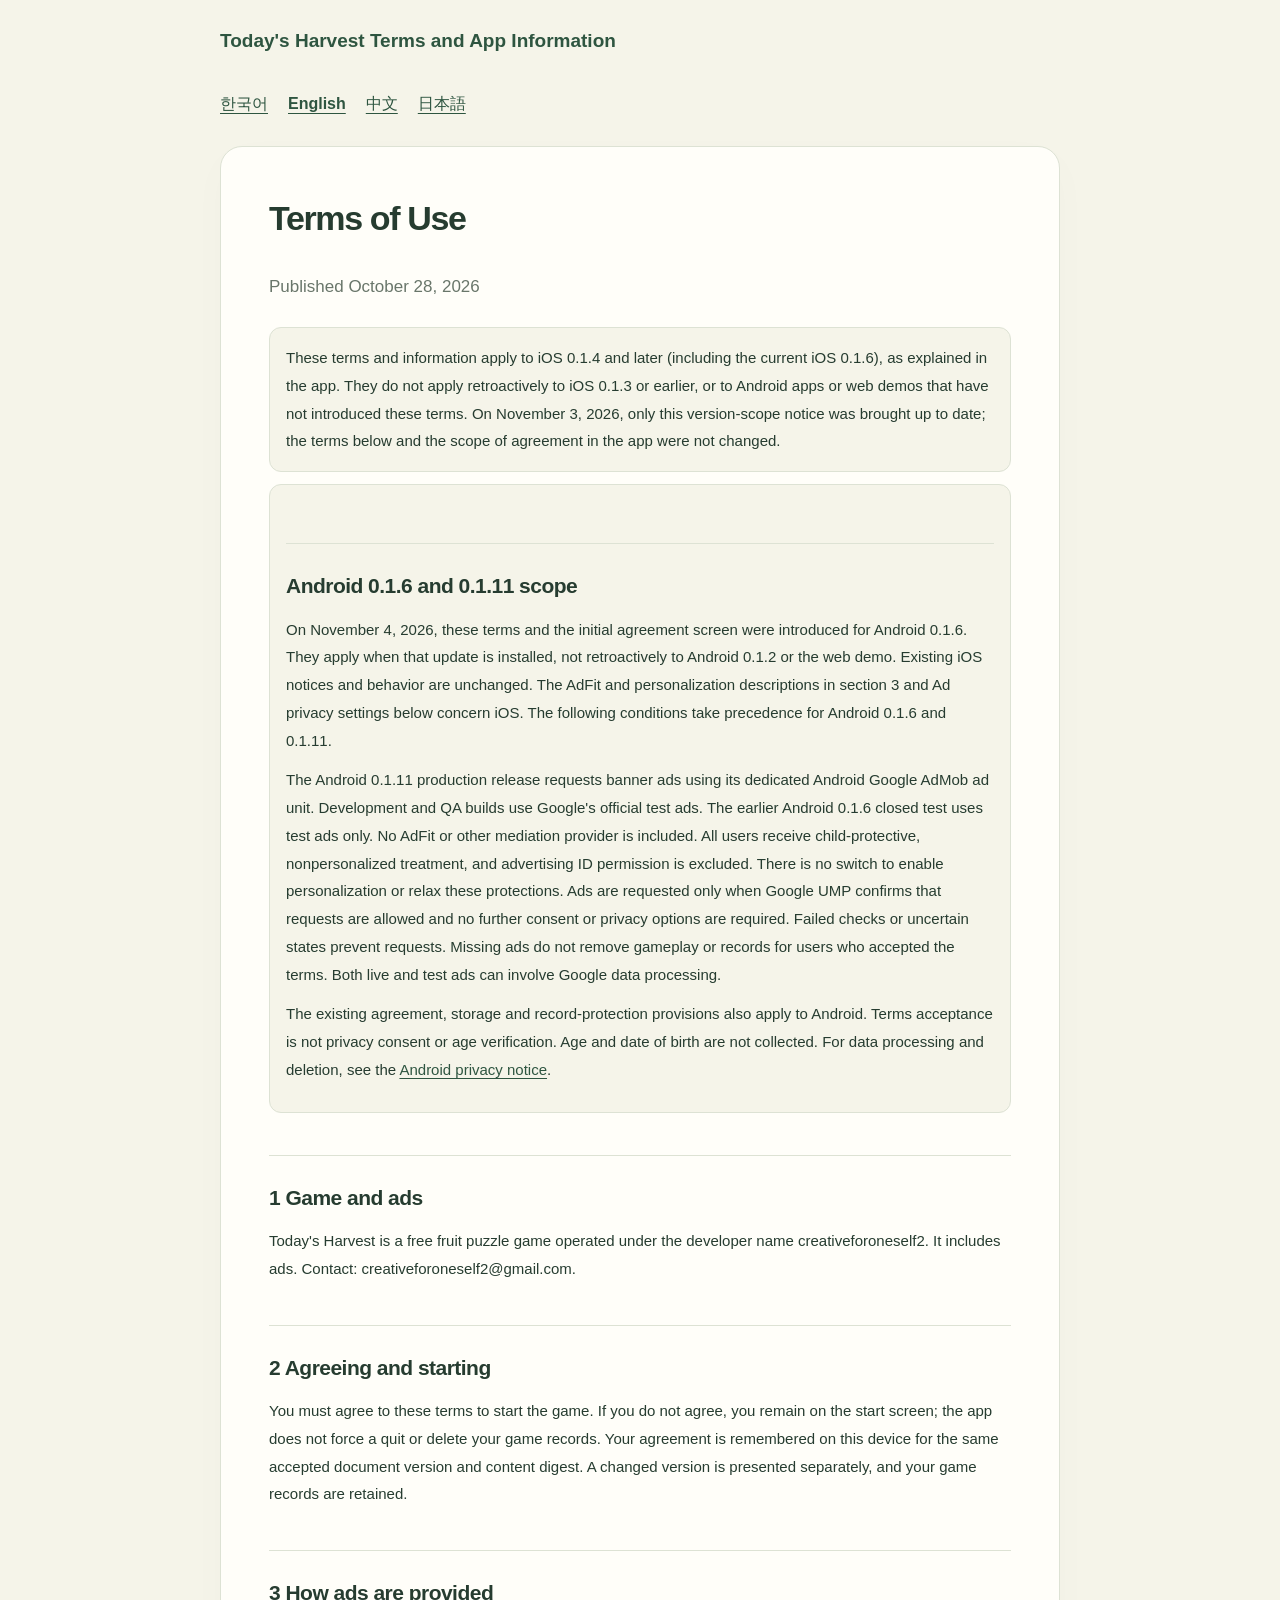
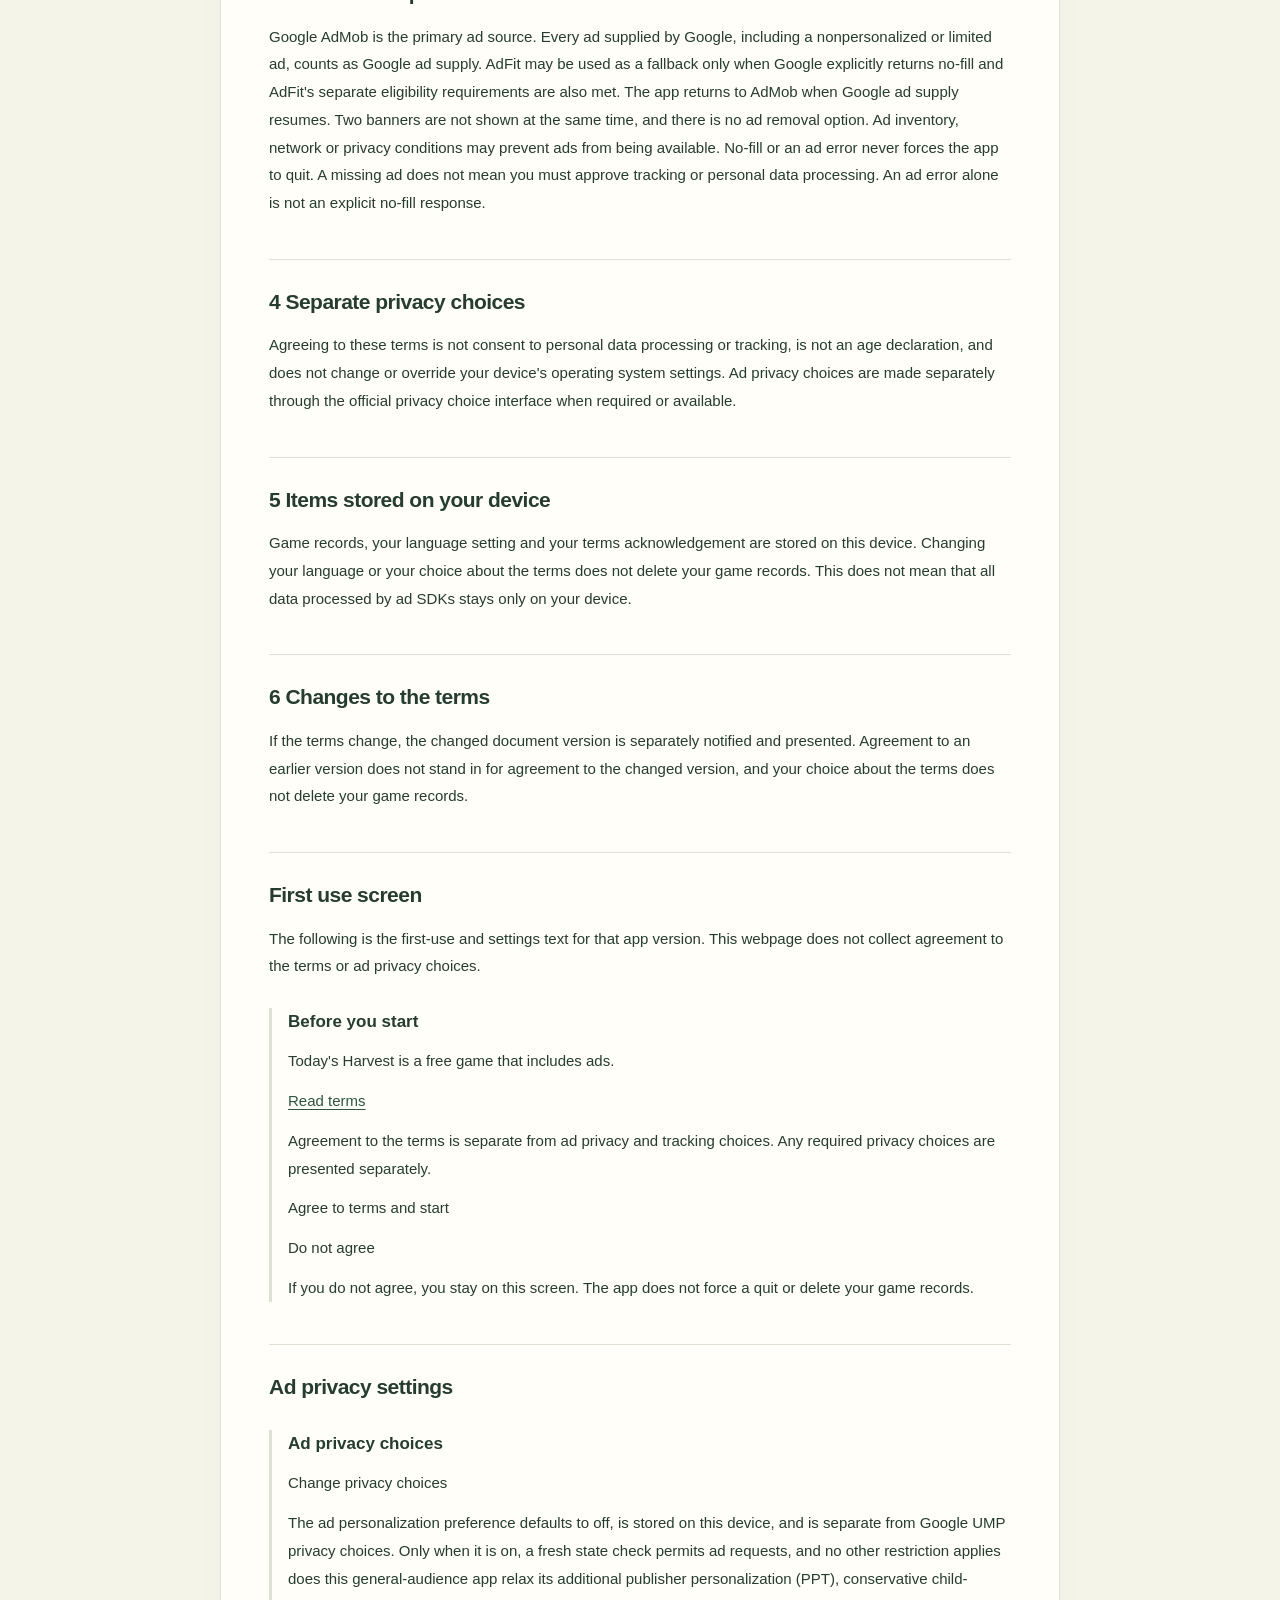
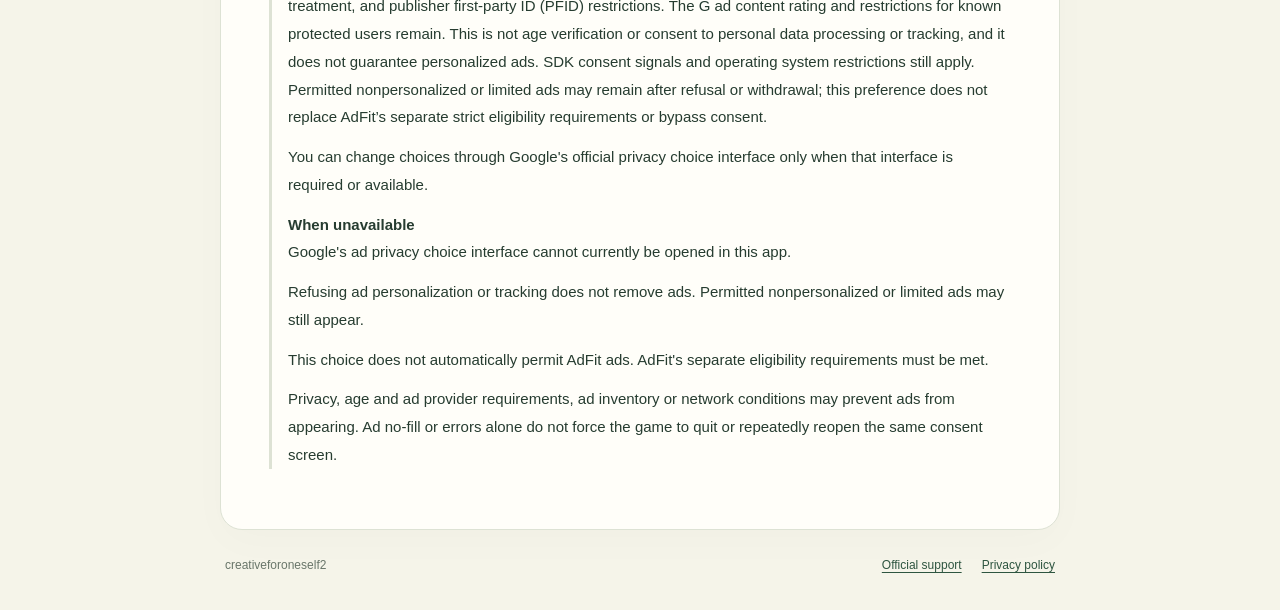
<file: terms-en.html>
<!doctype html>
<html lang="en"><head><meta charset="utf-8"><meta name="viewport" content="width=device-width,initial-scale=1,viewport-fit=cover">
<title>Today&#x27;s Harvest Terms and App Information</title><meta name="description" content="Today&#x27;s Harvest Terms and App Information"><link rel="stylesheet" href="support-pages.css?v=2">
<style>.language-nav{display:flex;flex-wrap:wrap;gap:12px 20px;margin:0 0 24px}.language-nav a{padding:4px 0}.language-nav [aria-current]{font-weight:750}.scope-note{padding:16px;border:1px solid #dde2d4;border-radius:12px;background:#f5f4e9}.app-copy{border-left:3px solid #dde2d4;padding-left:16px}.app-copy p{white-space:normal}:lang(zh-Hans),:lang(ja){word-break:normal}</style></head>
<body><a class="skip-link" href="#content">Skip to content</a><div class="document-shell"><header class="document-brand"><a href="index.html">Today&#x27;s Harvest Terms and App Information</a></header>
<nav class="language-nav" aria-label="Language">
<a href="terms.html" hreflang="ko" lang="ko">한국어</a>
<a href="terms-en.html" hreflang="en" lang="en" aria-current="page">English</a>
<a href="terms-zh-Hans.html" hreflang="zh-Hans" lang="zh-Hans">中文</a>
<a href="terms-ja.html" hreflang="ja" lang="ja">日本語</a>
</nav>
<main id="content"><h1>Terms of Use</h1>
<p>Published October 28, 2026</p><p class="scope-note">These terms and information apply to iOS 0.1.4 and later (including the current iOS 0.1.6), as explained in the app. They do not apply retroactively to iOS 0.1.3 or earlier, or to Android apps or web demos that have not introduced these terms. On November 3, 2026, only this version-scope notice was brought up to date; the terms below and the scope of agreement in the app were not changed.</p>
<section id="android-terms" class="scope-note"><h2>Android 0.1.6 and 0.1.11 scope</h2><p>On November 4, 2026, these terms and the initial agreement screen were introduced for Android 0.1.6. They apply when that update is installed, not retroactively to Android 0.1.2 or the web demo. Existing iOS notices and behavior are unchanged. The AdFit and personalization descriptions in section 3 and Ad privacy settings below concern iOS. The following conditions take precedence for Android 0.1.6 and 0.1.11.</p><p>The Android 0.1.11 production release requests banner ads using its dedicated Android Google AdMob ad unit. Development and QA builds use Google's official test ads. The earlier Android 0.1.6 closed test uses test ads only. No AdFit or other mediation provider is included. All users receive child-protective, nonpersonalized treatment, and advertising ID permission is excluded. There is no switch to enable personalization or relax these protections. Ads are requested only when Google UMP confirms that requests are allowed and no further consent or privacy options are required. Failed checks or uncertain states prevent requests. Missing ads do not remove gameplay or records for users who accepted the terms. Both live and test ads can involve Google data processing.</p><p>The existing agreement, storage and record-protection provisions also apply to Android. Terms acceptance is not privacy consent or age verification. Age and date of birth are not collected. For data processing and deletion, see the <a href="privacy-en.html#android-ads-privacy">Android privacy notice</a>.</p></section>
<h2>1 Game and ads</h2>
<p>Today&#x27;s Harvest is a free fruit puzzle game operated under the developer name creativeforoneself2. It includes ads. Contact: creativeforoneself2@gmail.com.</p>
<h2>2 Agreeing and starting</h2>
<p>You must agree to these terms to start the game. If you do not agree, you remain on the start screen; the app does not force a quit or delete your game records. Your agreement is remembered on this device for the same accepted document version and content digest. A changed version is presented separately, and your game records are retained.</p>
<h2>3 How ads are provided</h2>
<p>Google AdMob is the primary ad source. Every ad supplied by Google, including a nonpersonalized or limited ad, counts as Google ad supply. AdFit may be used as a fallback only when Google explicitly returns no-fill and AdFit&#x27;s separate eligibility requirements are also met. The app returns to AdMob when Google ad supply resumes. Two banners are not shown at the same time, and there is no ad removal option. Ad inventory, network or privacy conditions may prevent ads from being available. No-fill or an ad error never forces the app to quit. A missing ad does not mean you must approve tracking or personal data processing. An ad error alone is not an explicit no-fill response.</p>
<h2>4 Separate privacy choices</h2>
<p>Agreeing to these terms is not consent to personal data processing or tracking, is not an age declaration, and does not change or override your device&#x27;s operating system settings. Ad privacy choices are made separately through the official privacy choice interface when required or available.</p>
<h2>5 Items stored on your device</h2>
<p>Game records, your language setting and your terms acknowledgement are stored on this device. Changing your language or your choice about the terms does not delete your game records. This does not mean that all data processed by ad SDKs stays only on your device.</p>
<h2>6 Changes to the terms</h2>
<p>If the terms change, the changed document version is separately notified and presented. Agreement to an earlier version does not stand in for agreement to the changed version, and your choice about the terms does not delete your game records.</p>
<section aria-labelledby="first-use"><h2 id="first-use">First use screen</h2><p>The following is the first-use and settings text for that app version. This webpage does not collect agreement to the terms or ad privacy choices.</p><div class="app-copy">
<h3>Before you start</h3>
<p>Today&#x27;s Harvest is a free game that includes ads.</p>
<p><a href="#content">Read terms</a></p>
<p>Agreement to the terms is separate from ad privacy and tracking choices. Any required privacy choices are presented separately.</p>
<p>Agree to terms and start</p>
<p>Do not agree</p>
<p>If you do not agree, you stay on this screen. The app does not force a quit or delete your game records.</p>
</div></section>
<section aria-labelledby="ad-choices"><h2 id="ad-choices">Ad privacy settings</h2><div class="app-copy">
<h3>Ad privacy choices</h3>
<p>Change privacy choices</p>
<p>The ad personalization preference defaults to off, is stored on this device, and is separate from Google UMP privacy choices. Only when it is on, a fresh state check permits ad requests, and no other restriction applies does this general-audience app relax its additional publisher personalization (PPT), conservative child-treatment, and publisher first-party ID (PFID) restrictions. The G ad content rating and restrictions for known protected users remain. This is not age verification or consent to personal data processing or tracking, and it does not guarantee personalized ads. SDK consent signals and operating system restrictions still apply. Permitted nonpersonalized or limited ads may remain after refusal or withdrawal; this preference does not replace AdFit’s separate strict eligibility requirements or bypass consent.</p>
<p>You can change choices through Google&#x27;s official privacy choice interface only when that interface is required or available.</p>
<p><strong>When unavailable</strong><br>Google&#x27;s ad privacy choice interface cannot currently be opened in this app.</p>
<p>Refusing ad personalization or tracking does not remove ads. Permitted nonpersonalized or limited ads may still appear.</p>
<p>This choice does not automatically permit AdFit ads. AdFit&#x27;s separate eligibility requirements must be met.</p>
<p>Privacy, age and ad provider requirements, ad inventory or network conditions may prevent ads from appearing. Ad no-fill or errors alone do not force the game to quit or repeatedly reopen the same consent screen.</p>
</div></section></main>
<footer class="document-footer"><span>creativeforoneself2</span><nav aria-label="Official support"><a href="support.html">Official support</a><a href="privacy.html">Privacy policy</a></nav></footer></div></body></html>
</file>
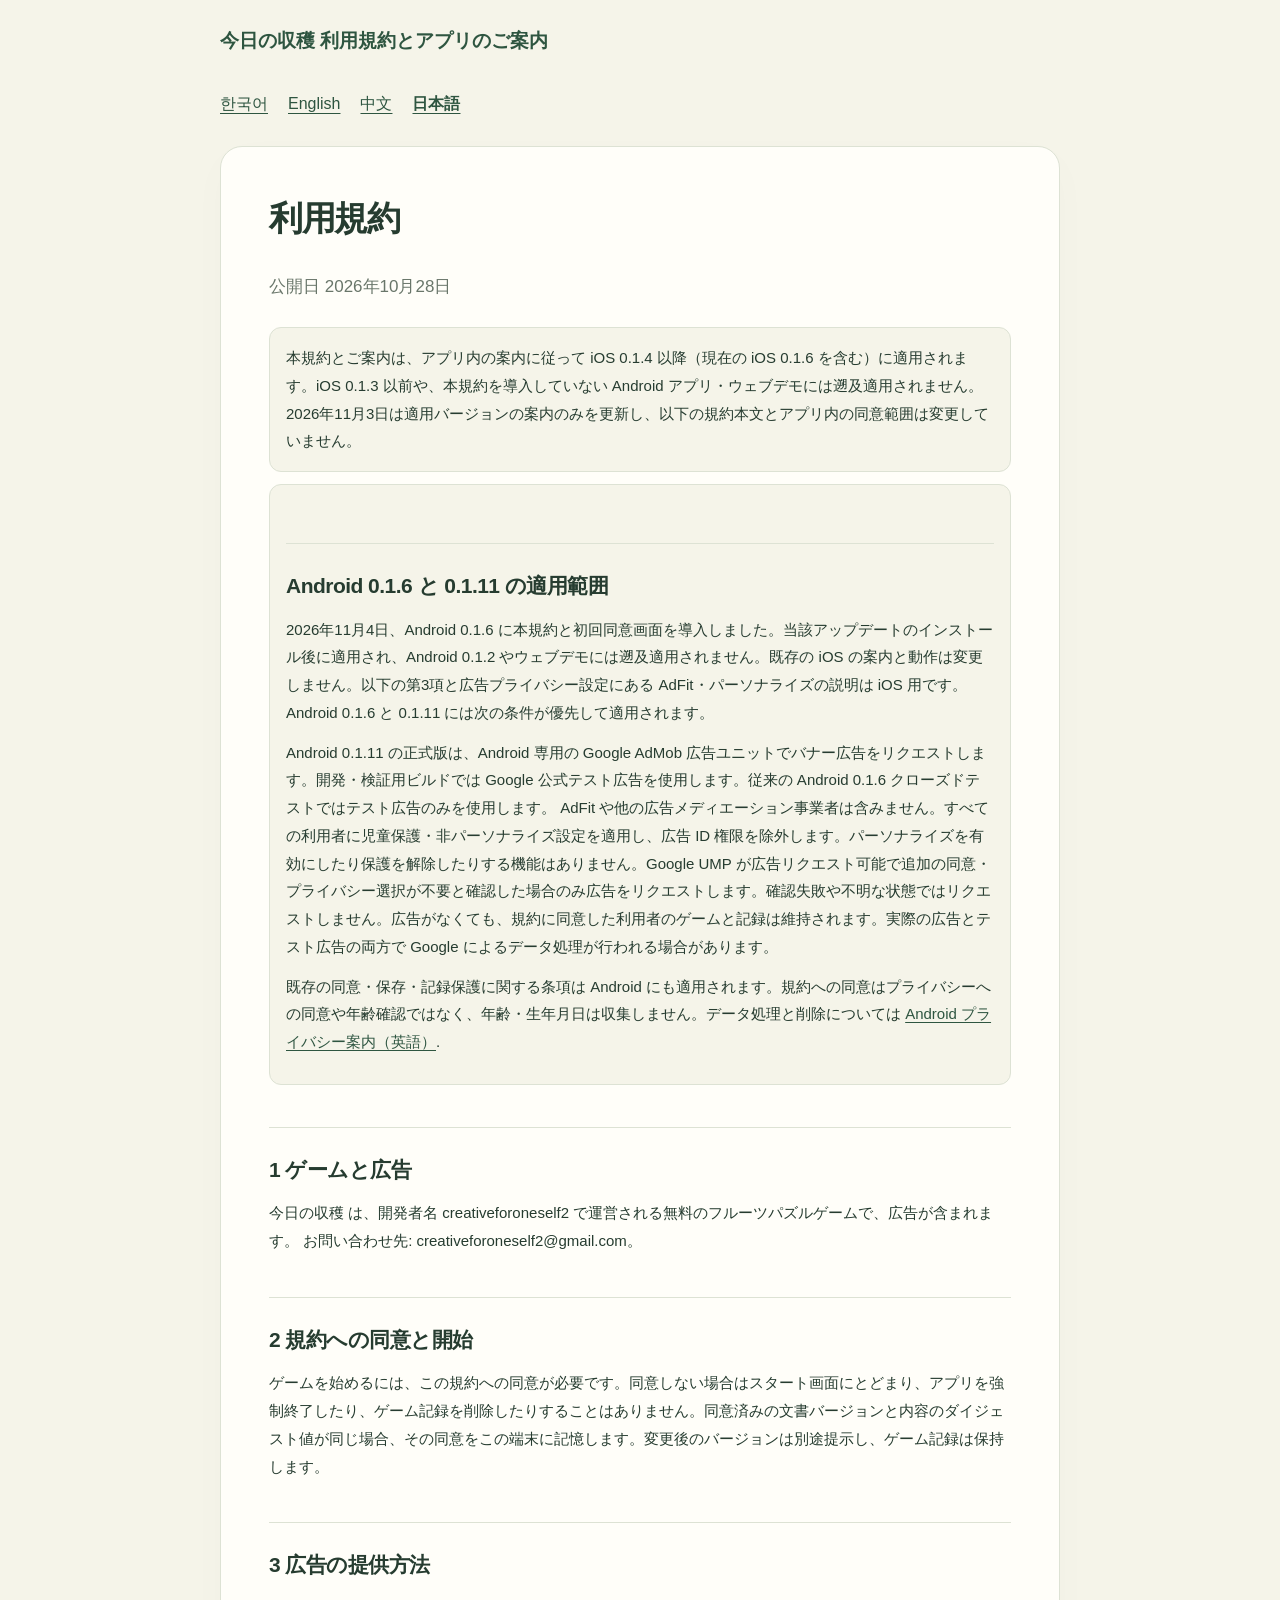
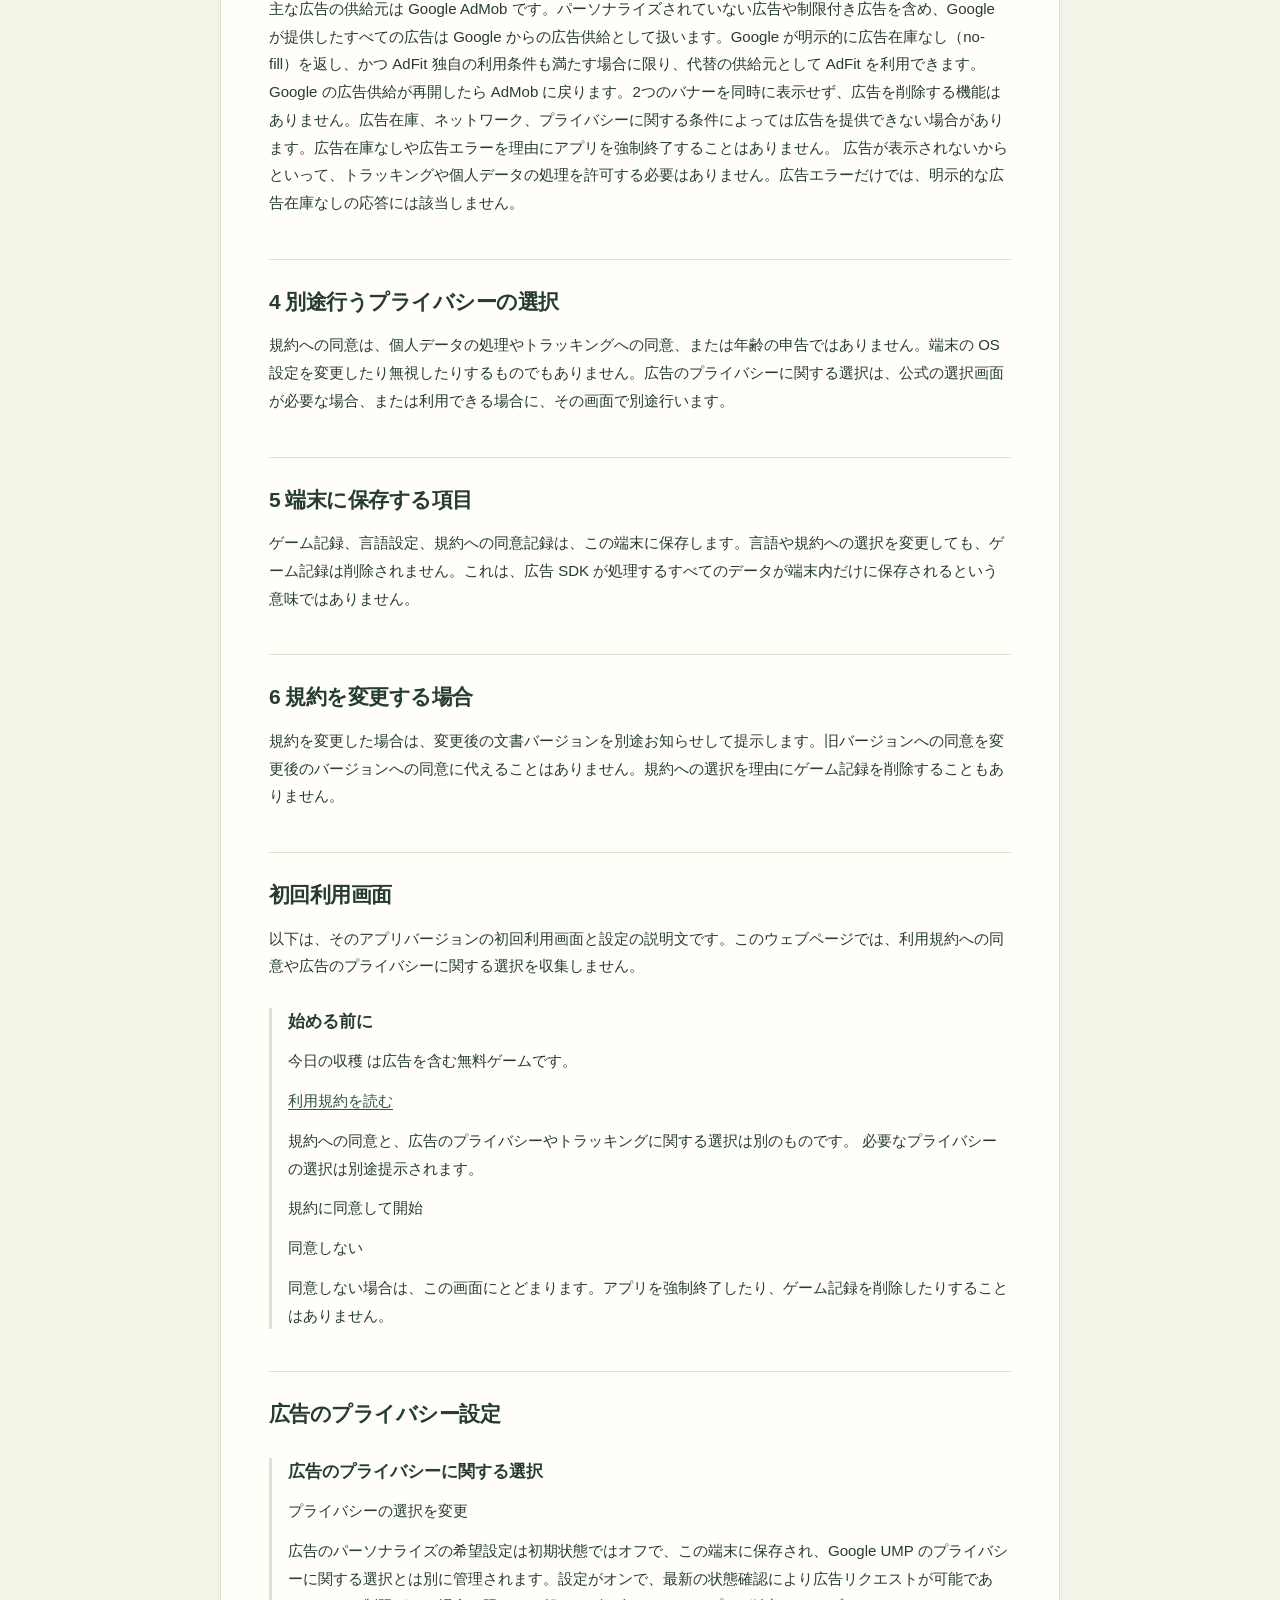
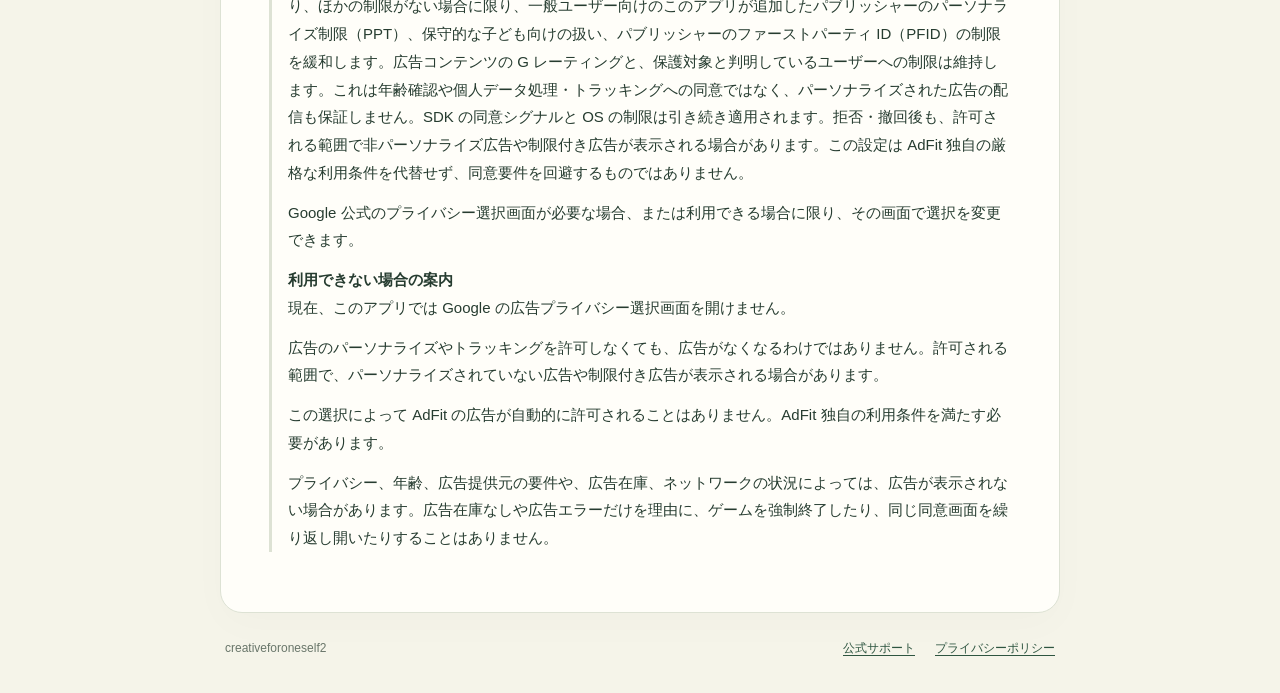
<file: terms-ja.html>
<!doctype html>
<html lang="ja"><head><meta charset="utf-8"><meta name="viewport" content="width=device-width,initial-scale=1,viewport-fit=cover">
<title>今日の収穫 利用規約とアプリのご案内</title><meta name="description" content="今日の収穫 利用規約とアプリのご案内"><link rel="stylesheet" href="support-pages.css?v=2">
<style>.language-nav{display:flex;flex-wrap:wrap;gap:12px 20px;margin:0 0 24px}.language-nav a{padding:4px 0}.language-nav [aria-current]{font-weight:750}.scope-note{padding:16px;border:1px solid #dde2d4;border-radius:12px;background:#f5f4e9}.app-copy{border-left:3px solid #dde2d4;padding-left:16px}.app-copy p{white-space:normal}:lang(zh-Hans),:lang(ja){word-break:normal}</style></head>
<body><a class="skip-link" href="#content">本文へ移動</a><div class="document-shell"><header class="document-brand"><a href="index.html">今日の収穫 利用規約とアプリのご案内</a></header>
<nav class="language-nav" aria-label="言語選択">
<a href="terms.html" hreflang="ko" lang="ko">한국어</a>
<a href="terms-en.html" hreflang="en" lang="en">English</a>
<a href="terms-zh-Hans.html" hreflang="zh-Hans" lang="zh-Hans">中文</a>
<a href="terms-ja.html" hreflang="ja" lang="ja" aria-current="page">日本語</a>
</nav>
<main id="content"><h1>利用規約</h1>
<p>公開日 2026年10月28日</p><p class="scope-note">本規約とご案内は、アプリ内の案内に従って iOS 0.1.4 以降（現在の iOS 0.1.6 を含む）に適用されます。iOS 0.1.3 以前や、本規約を導入していない Android アプリ・ウェブデモには遡及適用されません。2026年11月3日は適用バージョンの案内のみを更新し、以下の規約本文とアプリ内の同意範囲は変更していません。</p>
<section id="android-terms" class="scope-note"><h2>Android 0.1.6 と 0.1.11 の適用範囲</h2><p>2026年11月4日、Android 0.1.6 に本規約と初回同意画面を導入しました。当該アップデートのインストール後に適用され、Android 0.1.2 やウェブデモには遡及適用されません。既存の iOS の案内と動作は変更しません。以下の第3項と広告プライバシー設定にある AdFit・パーソナライズの説明は iOS 用です。Android 0.1.6 と 0.1.11 には次の条件が優先して適用されます。</p><p>Android 0.1.11 の正式版は、Android 専用の Google AdMob 広告ユニットでバナー広告をリクエストします。開発・検証用ビルドでは Google 公式テスト広告を使用します。従来の Android 0.1.6 クローズドテストではテスト広告のみを使用します。 AdFit や他の広告メディエーション事業者は含みません。すべての利用者に児童保護・非パーソナライズ設定を適用し、広告 ID 権限を除外します。パーソナライズを有効にしたり保護を解除したりする機能はありません。Google UMP が広告リクエスト可能で追加の同意・プライバシー選択が不要と確認した場合のみ広告をリクエストします。確認失敗や不明な状態ではリクエストしません。広告がなくても、規約に同意した利用者のゲームと記録は維持されます。実際の広告とテスト広告の両方で Google によるデータ処理が行われる場合があります。</p><p>既存の同意・保存・記録保護に関する条項は Android にも適用されます。規約への同意はプライバシーへの同意や年齢確認ではなく、年齢・生年月日は収集しません。データ処理と削除については <a href="privacy-en.html#android-ads-privacy">Android プライバシー案内（英語）</a>.</p></section>
<h2>1 ゲームと広告</h2>
<p>今日の収穫 は、開発者名 creativeforoneself2 で運営される無料のフルーツパズルゲームで、広告が含まれます。 お問い合わせ先: creativeforoneself2@gmail.com。</p>
<h2>2 規約への同意と開始</h2>
<p>ゲームを始めるには、この規約への同意が必要です。同意しない場合はスタート画面にとどまり、アプリを強制終了したり、ゲーム記録を削除したりすることはありません。同意済みの文書バージョンと内容のダイジェスト値が同じ場合、その同意をこの端末に記憶します。変更後のバージョンは別途提示し、ゲーム記録は保持します。</p>
<h2>3 広告の提供方法</h2>
<p>主な広告の供給元は Google AdMob です。パーソナライズされていない広告や制限付き広告を含め、Google が提供したすべての広告は Google からの広告供給として扱います。Google が明示的に広告在庫なし（no-fill）を返し、かつ AdFit 独自の利用条件も満たす場合に限り、代替の供給元として AdFit を利用できます。Google の広告供給が再開したら AdMob に戻ります。2つのバナーを同時に表示せず、広告を削除する機能はありません。広告在庫、ネットワーク、プライバシーに関する条件によっては広告を提供できない場合があります。広告在庫なしや広告エラーを理由にアプリを強制終了することはありません。 広告が表示されないからといって、トラッキングや個人データの処理を許可する必要はありません。広告エラーだけでは、明示的な広告在庫なしの応答には該当しません。</p>
<h2>4 別途行うプライバシーの選択</h2>
<p>規約への同意は、個人データの処理やトラッキングへの同意、または年齢の申告ではありません。端末の OS 設定を変更したり無視したりするものでもありません。広告のプライバシーに関する選択は、公式の選択画面が必要な場合、または利用できる場合に、その画面で別途行います。</p>
<h2>5 端末に保存する項目</h2>
<p>ゲーム記録、言語設定、規約への同意記録は、この端末に保存します。言語や規約への選択を変更しても、ゲーム記録は削除されません。これは、広告 SDK が処理するすべてのデータが端末内だけに保存されるという意味ではありません。</p>
<h2>6 規約を変更する場合</h2>
<p>規約を変更した場合は、変更後の文書バージョンを別途お知らせして提示します。旧バージョンへの同意を変更後のバージョンへの同意に代えることはありません。規約への選択を理由にゲーム記録を削除することもありません。</p>
<section aria-labelledby="first-use"><h2 id="first-use">初回利用画面</h2><p>以下は、そのアプリバージョンの初回利用画面と設定の説明文です。このウェブページでは、利用規約への同意や広告のプライバシーに関する選択を収集しません。</p><div class="app-copy">
<h3>始める前に</h3>
<p>今日の収穫 は広告を含む無料ゲームです。</p>
<p><a href="#content">利用規約を読む</a></p>
<p>規約への同意と、広告のプライバシーやトラッキングに関する選択は別のものです。 必要なプライバシーの選択は別途提示されます。</p>
<p>規約に同意して開始</p>
<p>同意しない</p>
<p>同意しない場合は、この画面にとどまります。アプリを強制終了したり、ゲーム記録を削除したりすることはありません。</p>
</div></section>
<section aria-labelledby="ad-choices"><h2 id="ad-choices">広告のプライバシー設定</h2><div class="app-copy">
<h3>広告のプライバシーに関する選択</h3>
<p>プライバシーの選択を変更</p>
<p>広告のパーソナライズの希望設定は初期状態ではオフで、この端末に保存され、Google UMP のプライバシーに関する選択とは別に管理されます。設定がオンで、最新の状態確認により広告リクエストが可能であり、ほかの制限がない場合に限り、一般ユーザー向けのこのアプリが追加したパブリッシャーのパーソナライズ制限（PPT）、保守的な子ども向けの扱い、パブリッシャーのファーストパーティ ID（PFID）の制限を緩和します。広告コンテンツの G レーティングと、保護対象と判明しているユーザーへの制限は維持します。これは年齢確認や個人データ処理・トラッキングへの同意ではなく、パーソナライズされた広告の配信も保証しません。SDK の同意シグナルと OS の制限は引き続き適用されます。拒否・撤回後も、許可される範囲で非パーソナライズ広告や制限付き広告が表示される場合があります。この設定は AdFit 独自の厳格な利用条件を代替せず、同意要件を回避するものではありません。</p>
<p>Google 公式のプライバシー選択画面が必要な場合、または利用できる場合に限り、その画面で選択を変更できます。</p>
<p><strong>利用できない場合の案内</strong><br>現在、このアプリでは Google の広告プライバシー選択画面を開けません。</p>
<p>広告のパーソナライズやトラッキングを許可しなくても、広告がなくなるわけではありません。許可される範囲で、パーソナライズされていない広告や制限付き広告が表示される場合があります。</p>
<p>この選択によって AdFit の広告が自動的に許可されることはありません。AdFit 独自の利用条件を満たす必要があります。</p>
<p>プライバシー、年齢、広告提供元の要件や、広告在庫、ネットワークの状況によっては、広告が表示されない場合があります。広告在庫なしや広告エラーだけを理由に、ゲームを強制終了したり、同じ同意画面を繰り返し開いたりすることはありません。</p>
</div></section></main>
<footer class="document-footer"><span>creativeforoneself2</span><nav aria-label="公式サポート"><a href="support.html">公式サポート</a><a href="privacy.html">プライバシーポリシー</a></nav></footer></div></body></html>
</file>
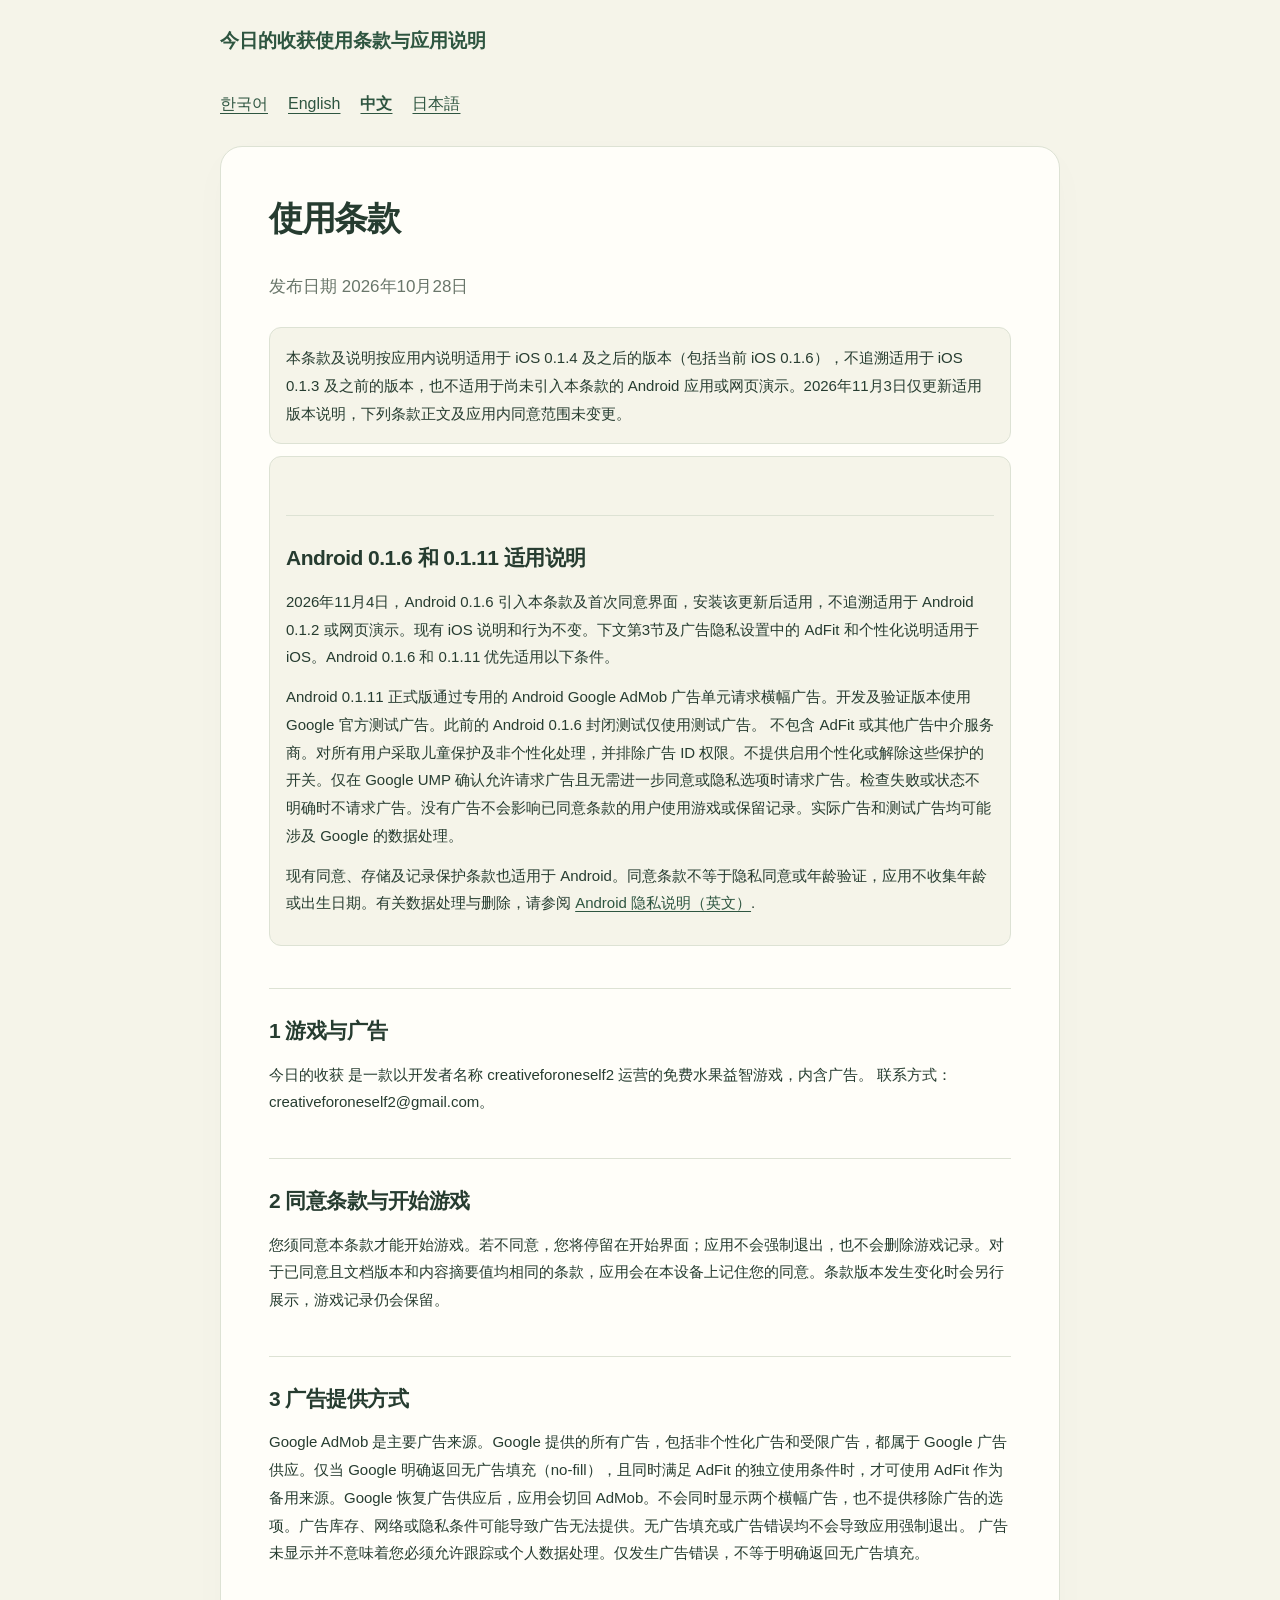
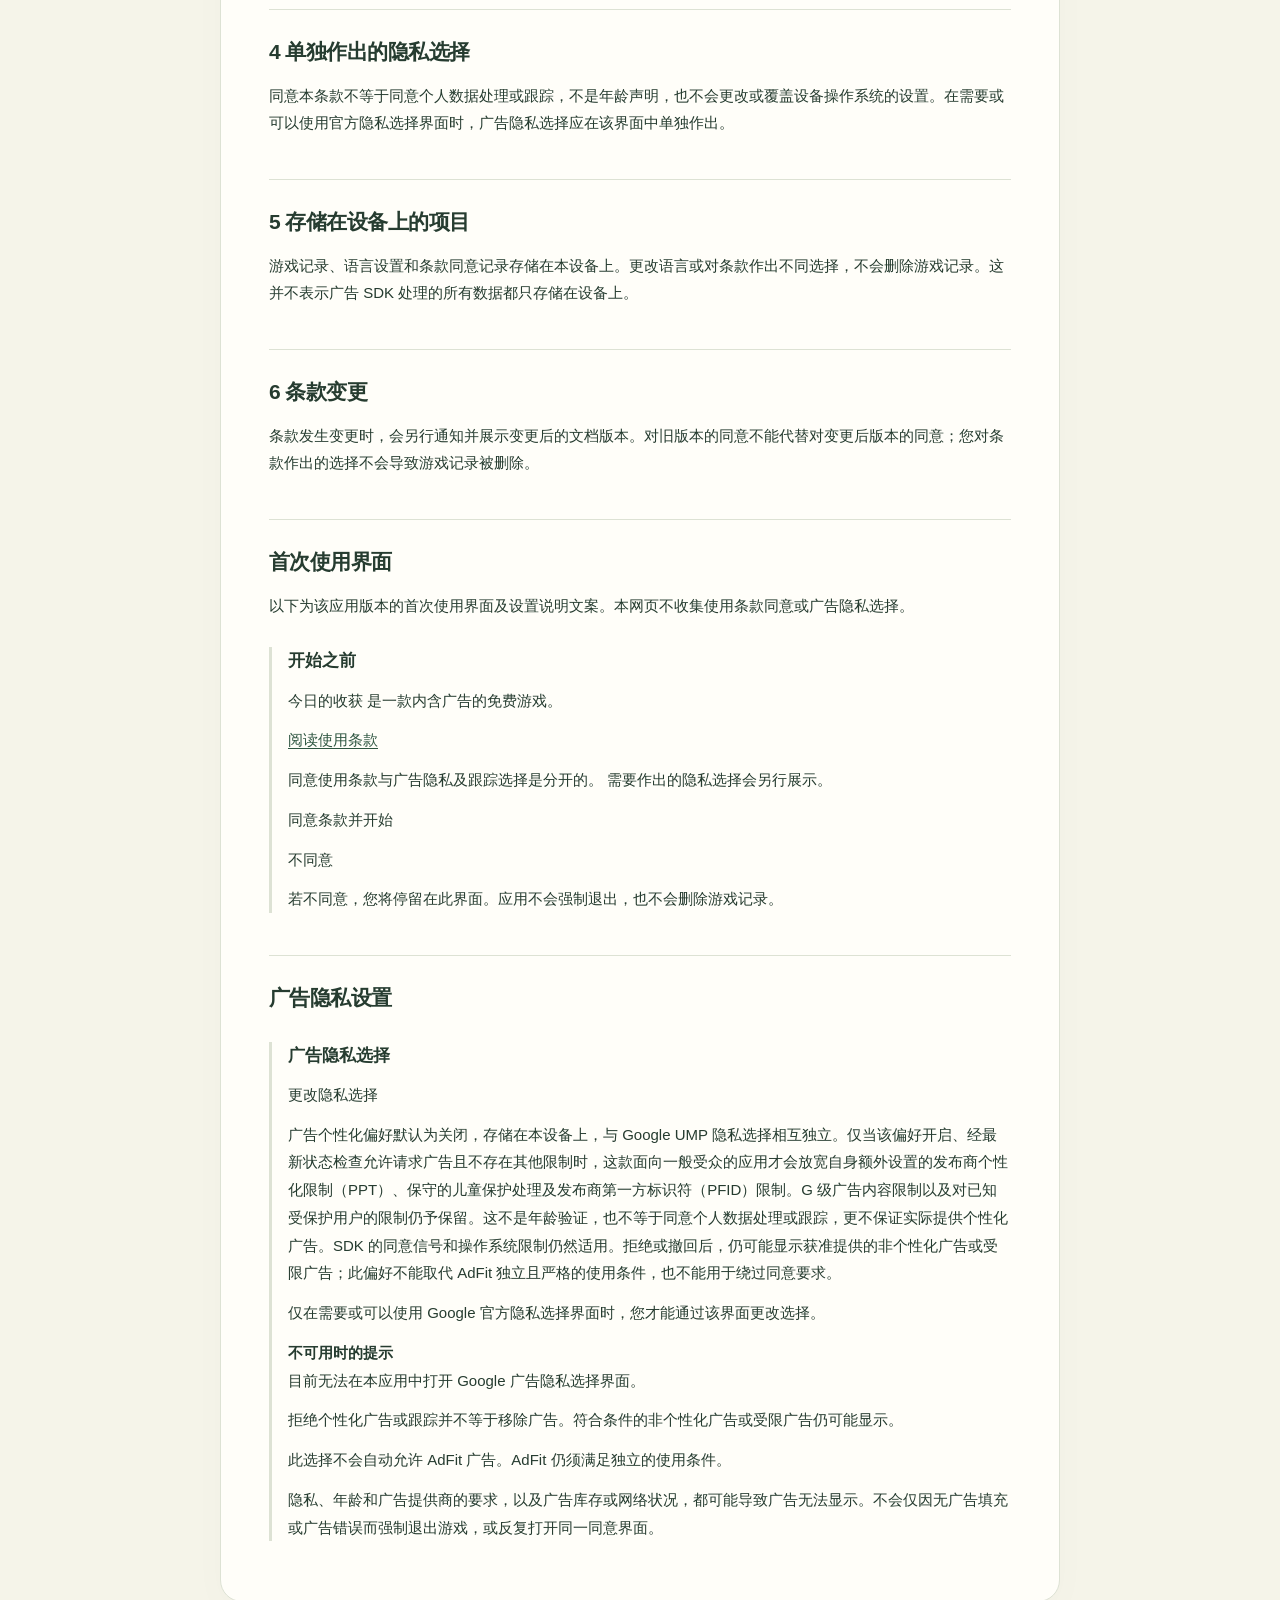
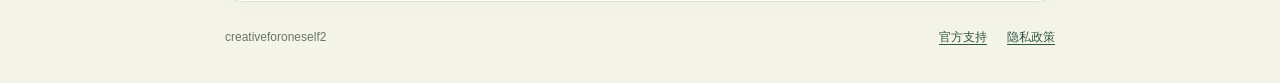
<file: terms-zh-Hans.html>
<!doctype html>
<html lang="zh-Hans"><head><meta charset="utf-8"><meta name="viewport" content="width=device-width,initial-scale=1,viewport-fit=cover">
<title>今日的收获使用条款与应用说明</title><meta name="description" content="今日的收获使用条款与应用说明"><link rel="stylesheet" href="support-pages.css?v=2">
<style>.language-nav{display:flex;flex-wrap:wrap;gap:12px 20px;margin:0 0 24px}.language-nav a{padding:4px 0}.language-nav [aria-current]{font-weight:750}.scope-note{padding:16px;border:1px solid #dde2d4;border-radius:12px;background:#f5f4e9}.app-copy{border-left:3px solid #dde2d4;padding-left:16px}.app-copy p{white-space:normal}:lang(zh-Hans),:lang(ja){word-break:normal}</style></head>
<body><a class="skip-link" href="#content">跳转到正文</a><div class="document-shell"><header class="document-brand"><a href="index.html">今日的收获使用条款与应用说明</a></header>
<nav class="language-nav" aria-label="语言选择">
<a href="terms.html" hreflang="ko" lang="ko">한국어</a>
<a href="terms-en.html" hreflang="en" lang="en">English</a>
<a href="terms-zh-Hans.html" hreflang="zh-Hans" lang="zh-Hans" aria-current="page">中文</a>
<a href="terms-ja.html" hreflang="ja" lang="ja">日本語</a>
</nav>
<main id="content"><h1>使用条款</h1>
<p>发布日期 2026年10月28日</p><p class="scope-note">本条款及说明按应用内说明适用于 iOS 0.1.4 及之后的版本（包括当前 iOS 0.1.6），不追溯适用于 iOS 0.1.3 及之前的版本，也不适用于尚未引入本条款的 Android 应用或网页演示。2026年11月3日仅更新适用版本说明，下列条款正文及应用内同意范围未变更。</p>
<section id="android-terms" class="scope-note"><h2>Android 0.1.6 和 0.1.11 适用说明</h2><p>2026年11月4日，Android 0.1.6 引入本条款及首次同意界面，安装该更新后适用，不追溯适用于 Android 0.1.2 或网页演示。现有 iOS 说明和行为不变。下文第3节及广告隐私设置中的 AdFit 和个性化说明适用于 iOS。Android 0.1.6 和 0.1.11 优先适用以下条件。</p><p>Android 0.1.11 正式版通过专用的 Android Google AdMob 广告单元请求横幅广告。开发及验证版本使用 Google 官方测试广告。此前的 Android 0.1.6 封闭测试仅使用测试广告。 不包含 AdFit 或其他广告中介服务商。对所有用户采取儿童保护及非个性化处理，并排除广告 ID 权限。不提供启用个性化或解除这些保护的开关。仅在 Google UMP 确认允许请求广告且无需进一步同意或隐私选项时请求广告。检查失败或状态不明确时不请求广告。没有广告不会影响已同意条款的用户使用游戏或保留记录。实际广告和测试广告均可能涉及 Google 的数据处理。</p><p>现有同意、存储及记录保护条款也适用于 Android。同意条款不等于隐私同意或年龄验证，应用不收集年龄或出生日期。有关数据处理与删除，请参阅 <a href="privacy-en.html#android-ads-privacy">Android 隐私说明（英文）</a>.</p></section>
<h2>1 游戏与广告</h2>
<p>今日的收获 是一款以开发者名称 creativeforoneself2 运营的免费水果益智游戏，内含广告。 联系方式：creativeforoneself2@gmail.com。</p>
<h2>2 同意条款与开始游戏</h2>
<p>您须同意本条款才能开始游戏。若不同意，您将停留在开始界面；应用不会强制退出，也不会删除游戏记录。对于已同意且文档版本和内容摘要值均相同的条款，应用会在本设备上记住您的同意。条款版本发生变化时会另行展示，游戏记录仍会保留。</p>
<h2>3 广告提供方式</h2>
<p>Google AdMob 是主要广告来源。Google 提供的所有广告，包括非个性化广告和受限广告，都属于 Google 广告供应。仅当 Google 明确返回无广告填充（no-fill），且同时满足 AdFit 的独立使用条件时，才可使用 AdFit 作为备用来源。Google 恢复广告供应后，应用会切回 AdMob。不会同时显示两个横幅广告，也不提供移除广告的选项。广告库存、网络或隐私条件可能导致广告无法提供。无广告填充或广告错误均不会导致应用强制退出。 广告未显示并不意味着您必须允许跟踪或个人数据处理。仅发生广告错误，不等于明确返回无广告填充。</p>
<h2>4 单独作出的隐私选择</h2>
<p>同意本条款不等于同意个人数据处理或跟踪，不是年龄声明，也不会更改或覆盖设备操作系统的设置。在需要或可以使用官方隐私选择界面时，广告隐私选择应在该界面中单独作出。</p>
<h2>5 存储在设备上的项目</h2>
<p>游戏记录、语言设置和条款同意记录存储在本设备上。更改语言或对条款作出不同选择，不会删除游戏记录。这并不表示广告 SDK 处理的所有数据都只存储在设备上。</p>
<h2>6 条款变更</h2>
<p>条款发生变更时，会另行通知并展示变更后的文档版本。对旧版本的同意不能代替对变更后版本的同意；您对条款作出的选择不会导致游戏记录被删除。</p>
<section aria-labelledby="first-use"><h2 id="first-use">首次使用界面</h2><p>以下为该应用版本的首次使用界面及设置说明文案。本网页不收集使用条款同意或广告隐私选择。</p><div class="app-copy">
<h3>开始之前</h3>
<p>今日的收获 是一款内含广告的免费游戏。</p>
<p><a href="#content">阅读使用条款</a></p>
<p>同意使用条款与广告隐私及跟踪选择是分开的。 需要作出的隐私选择会另行展示。</p>
<p>同意条款并开始</p>
<p>不同意</p>
<p>若不同意，您将停留在此界面。应用不会强制退出，也不会删除游戏记录。</p>
</div></section>
<section aria-labelledby="ad-choices"><h2 id="ad-choices">广告隐私设置</h2><div class="app-copy">
<h3>广告隐私选择</h3>
<p>更改隐私选择</p>
<p>广告个性化偏好默认为关闭，存储在本设备上，与 Google UMP 隐私选择相互独立。仅当该偏好开启、经最新状态检查允许请求广告且不存在其他限制时，这款面向一般受众的应用才会放宽自身额外设置的发布商个性化限制（PPT）、保守的儿童保护处理及发布商第一方标识符（PFID）限制。G 级广告内容限制以及对已知受保护用户的限制仍予保留。这不是年龄验证，也不等于同意个人数据处理或跟踪，更不保证实际提供个性化广告。SDK 的同意信号和操作系统限制仍然适用。拒绝或撤回后，仍可能显示获准提供的非个性化广告或受限广告；此偏好不能取代 AdFit 独立且严格的使用条件，也不能用于绕过同意要求。</p>
<p>仅在需要或可以使用 Google 官方隐私选择界面时，您才能通过该界面更改选择。</p>
<p><strong>不可用时的提示</strong><br>目前无法在本应用中打开 Google 广告隐私选择界面。</p>
<p>拒绝个性化广告或跟踪并不等于移除广告。符合条件的非个性化广告或受限广告仍可能显示。</p>
<p>此选择不会自动允许 AdFit 广告。AdFit 仍须满足独立的使用条件。</p>
<p>隐私、年龄和广告提供商的要求，以及广告库存或网络状况，都可能导致广告无法显示。不会仅因无广告填充或广告错误而强制退出游戏，或反复打开同一同意界面。</p>
</div></section></main>
<footer class="document-footer"><span>creativeforoneself2</span><nav aria-label="官方支持"><a href="support.html">官方支持</a><a href="privacy.html">隐私政策</a></nav></footer></div></body></html>
</file>
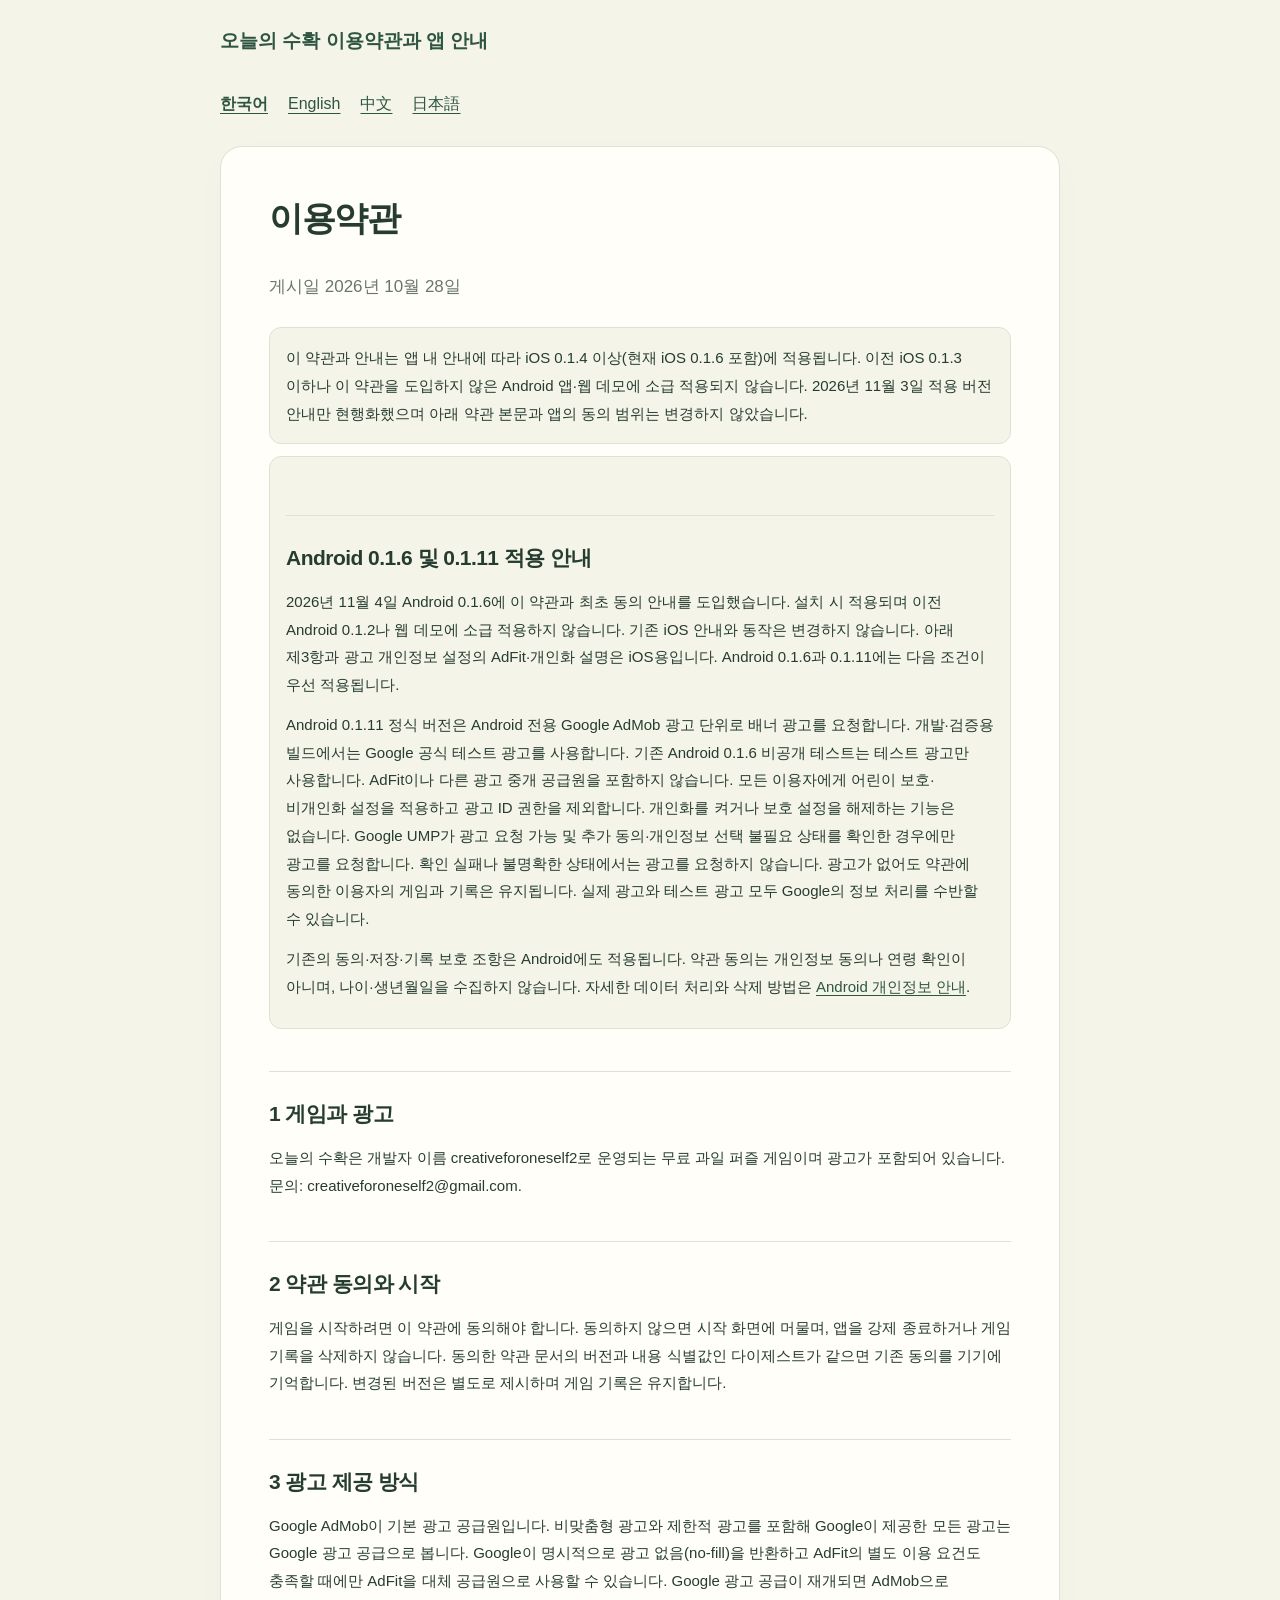
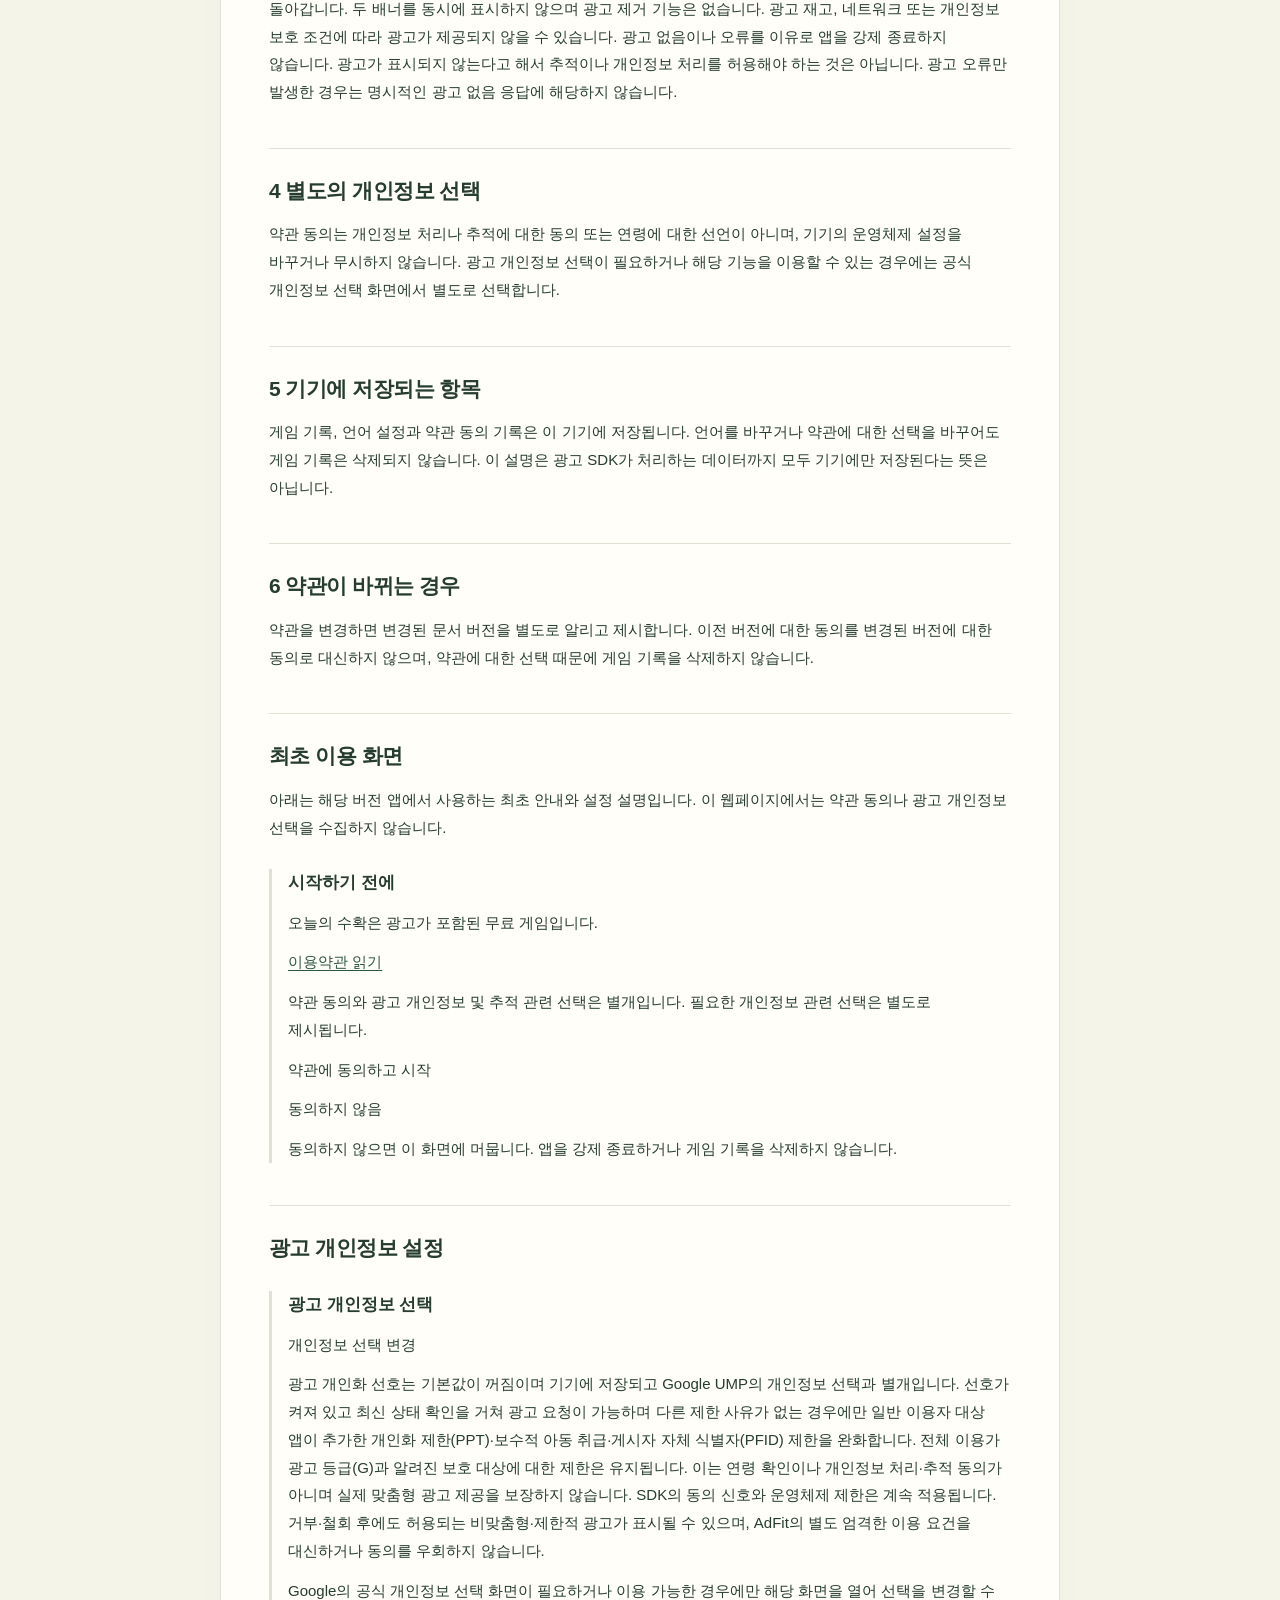
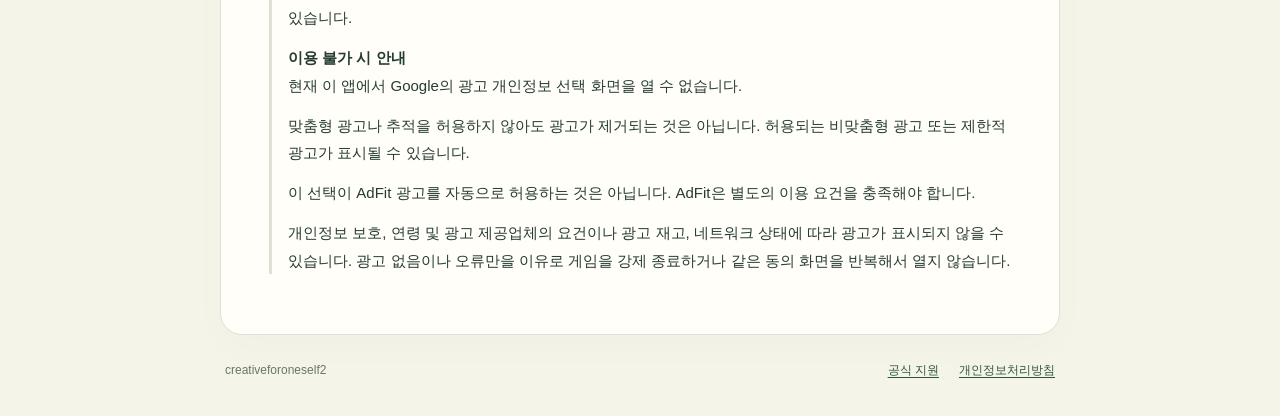
<file: terms.html>
<!doctype html>
<html lang="ko"><head><meta charset="utf-8"><meta name="viewport" content="width=device-width,initial-scale=1,viewport-fit=cover">
<title>오늘의 수확 이용약관과 앱 안내</title><meta name="description" content="오늘의 수확 이용약관과 앱 안내"><link rel="stylesheet" href="support-pages.css?v=2">
<style>.language-nav{display:flex;flex-wrap:wrap;gap:12px 20px;margin:0 0 24px}.language-nav a{padding:4px 0}.language-nav [aria-current]{font-weight:750}.scope-note{padding:16px;border:1px solid #dde2d4;border-radius:12px;background:#f5f4e9}.app-copy{border-left:3px solid #dde2d4;padding-left:16px}.app-copy p{white-space:normal}:lang(zh-Hans),:lang(ja){word-break:normal}</style></head>
<body><a class="skip-link" href="#content">본문으로 이동</a><div class="document-shell"><header class="document-brand"><a href="index.html">오늘의 수확 이용약관과 앱 안내</a></header>
<nav class="language-nav" aria-label="언어 선택">
<a href="terms.html" hreflang="ko" lang="ko" aria-current="page">한국어</a>
<a href="terms-en.html" hreflang="en" lang="en">English</a>
<a href="terms-zh-Hans.html" hreflang="zh-Hans" lang="zh-Hans">中文</a>
<a href="terms-ja.html" hreflang="ja" lang="ja">日本語</a>
</nav>
<main id="content"><h1>이용약관</h1>
<p>게시일 2026년 10월 28일</p><p class="scope-note">이 약관과 안내는 앱 내 안내에 따라 iOS 0.1.4 이상(현재 iOS 0.1.6 포함)에 적용됩니다. 이전 iOS 0.1.3 이하나 이 약관을 도입하지 않은 Android 앱·웹 데모에 소급 적용되지 않습니다. 2026년 11월 3일 적용 버전 안내만 현행화했으며 아래 약관 본문과 앱의 동의 범위는 변경하지 않았습니다.</p>
<section id="android-terms" class="scope-note"><h2>Android 0.1.6 및 0.1.11 적용 안내</h2><p>2026년 11월 4일 Android 0.1.6에 이 약관과 최초 동의 안내를 도입했습니다. 설치 시 적용되며 이전 Android 0.1.2나 웹 데모에 소급 적용하지 않습니다. 기존 iOS 안내와 동작은 변경하지 않습니다. 아래 제3항과 광고 개인정보 설정의 AdFit·개인화 설명은 iOS용입니다. Android 0.1.6과 0.1.11에는 다음 조건이 우선 적용됩니다.</p><p>Android 0.1.11 정식 버전은 Android 전용 Google AdMob 광고 단위로 배너 광고를 요청합니다. 개발·검증용 빌드에서는 Google 공식 테스트 광고를 사용합니다. 기존 Android 0.1.6 비공개 테스트는 테스트 광고만 사용합니다. AdFit이나 다른 광고 중개 공급원을 포함하지 않습니다. 모든 이용자에게 어린이 보호·비개인화 설정을 적용하고 광고 ID 권한을 제외합니다. 개인화를 켜거나 보호 설정을 해제하는 기능은 없습니다. Google UMP가 광고 요청 가능 및 추가 동의·개인정보 선택 불필요 상태를 확인한 경우에만 광고를 요청합니다. 확인 실패나 불명확한 상태에서는 광고를 요청하지 않습니다. 광고가 없어도 약관에 동의한 이용자의 게임과 기록은 유지됩니다. 실제 광고와 테스트 광고 모두 Google의 정보 처리를 수반할 수 있습니다.</p><p>기존의 동의·저장·기록 보호 조항은 Android에도 적용됩니다. 약관 동의는 개인정보 동의나 연령 확인이 아니며, 나이·생년월일을 수집하지 않습니다. 자세한 데이터 처리와 삭제 방법은 <a href="privacy.html#android-ads-privacy">Android 개인정보 안내</a>.</p></section>
<h2>1 게임과 광고</h2>
<p>오늘의 수확은 개발자 이름 creativeforoneself2로 운영되는 무료 과일 퍼즐 게임이며 광고가 포함되어 있습니다. 문의: creativeforoneself2@gmail.com.</p>
<h2>2 약관 동의와 시작</h2>
<p>게임을 시작하려면 이 약관에 동의해야 합니다. 동의하지 않으면 시작 화면에 머물며, 앱을 강제 종료하거나 게임 기록을 삭제하지 않습니다. 동의한 약관 문서의 버전과 내용 식별값인 다이제스트가 같으면 기존 동의를 기기에 기억합니다. 변경된 버전은 별도로 제시하며 게임 기록은 유지합니다.</p>
<h2>3 광고 제공 방식</h2>
<p>Google AdMob이 기본 광고 공급원입니다. 비맞춤형 광고와 제한적 광고를 포함해 Google이 제공한 모든 광고는 Google 광고 공급으로 봅니다. Google이 명시적으로 광고 없음(no-fill)을 반환하고 AdFit의 별도 이용 요건도 충족할 때에만 AdFit을 대체 공급원으로 사용할 수 있습니다. Google 광고 공급이 재개되면 AdMob으로 돌아갑니다. 두 배너를 동시에 표시하지 않으며 광고 제거 기능은 없습니다. 광고 재고, 네트워크 또는 개인정보 보호 조건에 따라 광고가 제공되지 않을 수 있습니다. 광고 없음이나 오류를 이유로 앱을 강제 종료하지 않습니다. 광고가 표시되지 않는다고 해서 추적이나 개인정보 처리를 허용해야 하는 것은 아닙니다. 광고 오류만 발생한 경우는 명시적인 광고 없음 응답에 해당하지 않습니다.</p>
<h2>4 별도의 개인정보 선택</h2>
<p>약관 동의는 개인정보 처리나 추적에 대한 동의 또는 연령에 대한 선언이 아니며, 기기의 운영체제 설정을 바꾸거나 무시하지 않습니다. 광고 개인정보 선택이 필요하거나 해당 기능을 이용할 수 있는 경우에는 공식 개인정보 선택 화면에서 별도로 선택합니다.</p>
<h2>5 기기에 저장되는 항목</h2>
<p>게임 기록, 언어 설정과 약관 동의 기록은 이 기기에 저장됩니다. 언어를 바꾸거나 약관에 대한 선택을 바꾸어도 게임 기록은 삭제되지 않습니다. 이 설명은 광고 SDK가 처리하는 데이터까지 모두 기기에만 저장된다는 뜻은 아닙니다.</p>
<h2>6 약관이 바뀌는 경우</h2>
<p>약관을 변경하면 변경된 문서 버전을 별도로 알리고 제시합니다. 이전 버전에 대한 동의를 변경된 버전에 대한 동의로 대신하지 않으며, 약관에 대한 선택 때문에 게임 기록을 삭제하지 않습니다.</p>
<section aria-labelledby="first-use"><h2 id="first-use">최초 이용 화면</h2><p>아래는 해당 버전 앱에서 사용하는 최초 안내와 설정 설명입니다. 이 웹페이지에서는 약관 동의나 광고 개인정보 선택을 수집하지 않습니다.</p><div class="app-copy">
<h3>시작하기 전에</h3>
<p>오늘의 수확은 광고가 포함된 무료 게임입니다.</p>
<p><a href="#content">이용약관 읽기</a></p>
<p>약관 동의와 광고 개인정보 및 추적 관련 선택은 별개입니다. 필요한 개인정보 관련 선택은 별도로 제시됩니다.</p>
<p>약관에 동의하고 시작</p>
<p>동의하지 않음</p>
<p>동의하지 않으면 이 화면에 머뭅니다. 앱을 강제 종료하거나 게임 기록을 삭제하지 않습니다.</p>
</div></section>
<section aria-labelledby="ad-choices"><h2 id="ad-choices">광고 개인정보 설정</h2><div class="app-copy">
<h3>광고 개인정보 선택</h3>
<p>개인정보 선택 변경</p>
<p>광고 개인화 선호는 기본값이 꺼짐이며 기기에 저장되고 Google UMP의 개인정보 선택과 별개입니다. 선호가 켜져 있고 최신 상태 확인을 거쳐 광고 요청이 가능하며 다른 제한 사유가 없는 경우에만 일반 이용자 대상 앱이 추가한 개인화 제한(PPT)·보수적 아동 취급·게시자 자체 식별자(PFID) 제한을 완화합니다. 전체 이용가 광고 등급(G)과 알려진 보호 대상에 대한 제한은 유지됩니다. 이는 연령 확인이나 개인정보 처리·추적 동의가 아니며 실제 맞춤형 광고 제공을 보장하지 않습니다. SDK의 동의 신호와 운영체제 제한은 계속 적용됩니다. 거부·철회 후에도 허용되는 비맞춤형·제한적 광고가 표시될 수 있으며, AdFit의 별도 엄격한 이용 요건을 대신하거나 동의를 우회하지 않습니다.</p>
<p>Google의 공식 개인정보 선택 화면이 필요하거나 이용 가능한 경우에만 해당 화면을 열어 선택을 변경할 수 있습니다.</p>
<p><strong>이용 불가 시 안내</strong><br>현재 이 앱에서 Google의 광고 개인정보 선택 화면을 열 수 없습니다.</p>
<p>맞춤형 광고나 추적을 허용하지 않아도 광고가 제거되는 것은 아닙니다. 허용되는 비맞춤형 광고 또는 제한적 광고가 표시될 수 있습니다.</p>
<p>이 선택이 AdFit 광고를 자동으로 허용하는 것은 아닙니다. AdFit은 별도의 이용 요건을 충족해야 합니다.</p>
<p>개인정보 보호, 연령 및 광고 제공업체의 요건이나 광고 재고, 네트워크 상태에 따라 광고가 표시되지 않을 수 있습니다. 광고 없음이나 오류만을 이유로 게임을 강제 종료하거나 같은 동의 화면을 반복해서 열지 않습니다.</p>
</div></section></main>
<footer class="document-footer"><span>creativeforoneself2</span><nav aria-label="공식 지원"><a href="support.html">공식 지원</a><a href="privacy.html">개인정보처리방침</a></nav></footer></div></body></html>
</file>
<file: support-pages.css>
:root { color-scheme: light; --paper: #f5f4e9; --ink: #263c30; --muted: #69766a; --line: #dde2d4; --green: #2e5540; }
* { box-sizing: border-box; }
body { margin: 0; background: var(--paper); color: var(--ink); font-family: -apple-system, BlinkMacSystemFont, "Apple SD Gothic Neo", "Malgun Gothic", sans-serif; line-height: 1.85; word-break: keep-all; overflow-wrap: anywhere; }
a { color: var(--green); text-underline-offset: .22em; }
a:hover { color: #47763c; }
a:focus-visible { outline: 3px solid #769558; outline-offset: 5px; border-radius: 3px; }
.document-shell { width: min(880px, 100%); margin: auto; padding: max(24px, env(safe-area-inset-top)) max(20px, env(safe-area-inset-right)) max(28px, env(safe-area-inset-bottom)) max(20px, env(safe-area-inset-left)); }
.document-brand { display: flex; align-items: center; justify-content: space-between; gap: 20px; padding: 4px 0 30px; }
.document-brand > a:first-child { display: flex; align-items: center; gap: 12px; text-decoration: none; font-size: 19px; font-weight: 750; line-height: 1.4; }
.document-brand svg { width: 42px; height: 42px; flex: 0 0 42px; border-radius: 12px; }
.document-brand small { display: block; color: var(--muted); font-size: 11px; font-weight: 450; letter-spacing: .07em; margin-top: 3px; }
.back-link { font-size: 13px; font-weight: 600; white-space: nowrap; }
main { background: #fffef9; border: 1px solid var(--line); border-radius: 22px; padding: clamp(24px, 5vw, 48px); box-shadow: 0 12px 40px #283e2c05; }
h1 { font-size: clamp(25px, 5vw, 34px); letter-spacing: -.04em; line-height: 1.4; margin: 0 0 28px; }
h2 { font-size: 21px; letter-spacing: -.025em; line-height: 1.5; margin: 42px 0 14px; padding-top: 26px; border-top: 1px solid var(--line); }
h3 { font-size: 17px; margin: 28px 0 8px; line-height: 1.6; }
p { margin: 12px 0; font-size: 15px; }
ul { padding-left: 22px; margin: 16px 0; font-size: 15px; }
li + li { margin-top: 6px; }
h1 + ul { background: #eef2e6; border-radius: 14px; list-style: none; padding: 20px 22px; margin: 0 0 24px; font-size: 14px; }
h1 + p { color: var(--muted); font-size: 17px; margin-bottom: 25px; }
strong { font-weight: 700; }
.document-table { overflow-x: auto; margin: 20px 0; }
table { width: 100%; border-collapse: collapse; font-size: 14px; text-align: left; }
th, td { border: 1px solid var(--line); padding: 11px 13px; vertical-align: top; }
th { background: #edf1e4; font-weight: 650; }
.document-footer { display: flex; justify-content: space-between; align-items: center; flex-wrap: wrap; gap: 16px; padding: 24px 5px 6px; font-size: 12px; color: var(--muted); }
.document-footer nav { display: flex; gap: 20px; }
.document-footer [aria-current] { font-weight: 700; }
.skip-link { position: absolute; left: 15px; top: -90px; z-index: 2; padding: 10px 18px; background: #fff; }
.skip-link:focus { top: 12px; }
@media (max-width: 480px) { .document-shell { padding-left: 14px; padding-right: 14px; } .document-brand { gap: 10px; padding-bottom: 22px; } .document-brand > a:first-child { font-size: 17px; } .document-brand svg { width: 36px; height: 36px; flex-basis: 36px; } .back-link { font-size: 11px; } main { border-radius: 17px; padding: 24px 20px; } h2 { font-size: 19px; } p, ul { font-size: 14px; } .document-footer { align-items: flex-start; flex-direction: column; } }
@media print { body { background: #fff; } .document-shell { padding: 0; width: 100%; } main { border: 0; box-shadow: none; padding: 0; } .document-brand, .document-footer, .skip-link { display: none; } h2 { break-after: avoid; } }
</file>
<file: install.css>
:root { color-scheme: light; font-family: -apple-system, BlinkMacSystemFont, "Apple SD Gothic Neo", "Malgun Gothic", sans-serif; background: #f5f4e9; color: #263c30; }
* { box-sizing: border-box; }
[hidden] { display: none !important; }
body { margin: 0; padding: max(32px, env(safe-area-inset-top)) max(20px, env(safe-area-inset-right)) max(32px, env(safe-area-inset-bottom)) max(20px, env(safe-area-inset-left)); min-height: 100vh; display: grid; place-items: center; word-break: keep-all; overflow-wrap: anywhere; }
.install-card { width: min(100%, 480px); padding: clamp(24px, 6vw, 44px); background: #fffef9; border: 1px solid #dde2d4; border-radius: 26px; text-align: center; }
.fruit { font-size: 64px; line-height: 1.2; margin: 8px 0 24px; }
.eyebrow { color: #69766a; font-size: 13px; margin: 0; }
h1 { font-size: clamp(29px, 8vw, 38px); letter-spacing: -.04em; margin: 10px 0 16px; }
.description { font-size: 16px; line-height: 1.8; margin: 0; }
.store-section { margin-top: 28px; padding-top: 20px; border-top: 1px solid #dde2d4; }
#store-status { font-size: 14px; line-height: 1.7; color: #69766a; margin: 0 0 18px; }
a { color: #2e5540; text-underline-offset: .2em; }
.store-link { display: block; padding: 16px 12px; border-radius: 14px; color: #fffef9; background: #2e5540; font-size: 17px; font-weight: 700; text-decoration: none; }
.store-link:hover { background: #234532; }
a:focus-visible { outline: 3px solid #769558; outline-offset: 5px; }
footer { display: flex; flex-wrap: wrap; justify-content: center; gap: 12px 20px; margin-top: 30px; font-size: 12px; }
</file>
